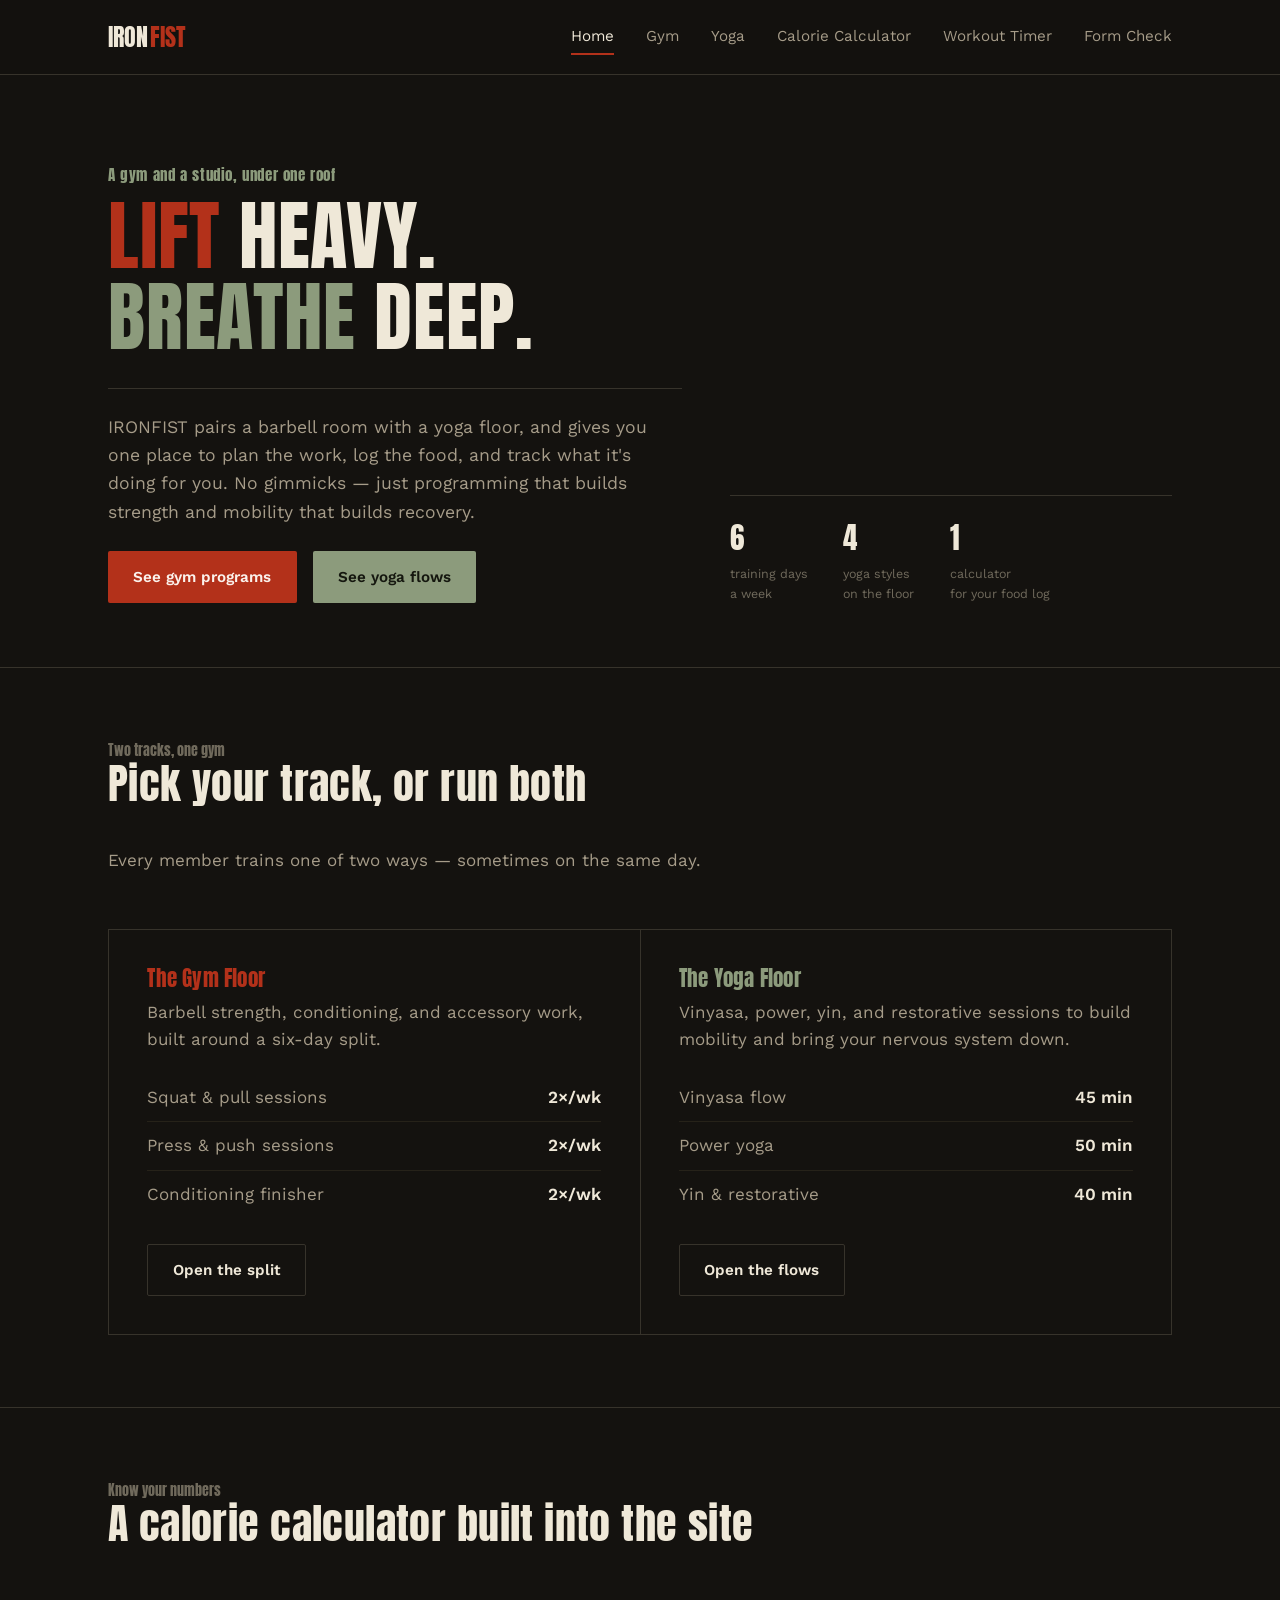
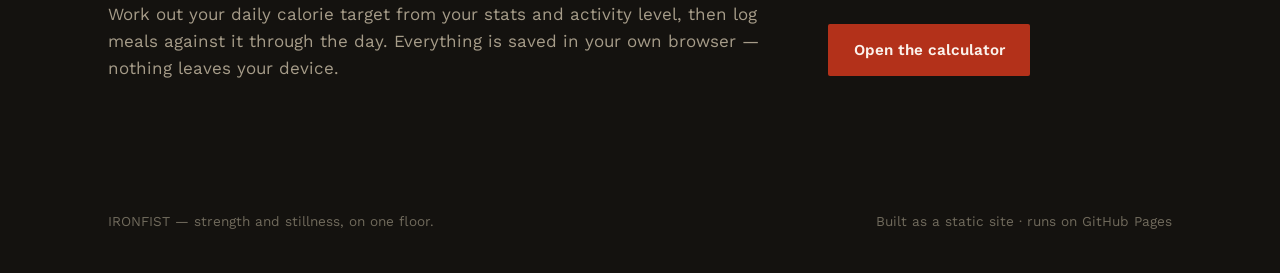
<file: index.html>
<!DOCTYPE html>
<html lang="en">
<head>
<meta charset="UTF-8">
<meta name="viewport" content="width=device-width, initial-scale=1">
<title>IRONFIST — Strength &amp; Stillness</title>
<meta name="description" content="IRONFIST is a gym and yoga studio site with programs, flows, and a built-in calorie calculator.">
<link rel="icon" href="data:,">
<link rel="preconnect" href="https://fonts.googleapis.com">
<link rel="preconnect" href="https://fonts.gstatic.com" crossorigin>
<link href="https://fonts.googleapis.com/css2?family=Anton&family=Work+Sans:wght@400;500;600;700&display=swap" rel="stylesheet">
<link rel="stylesheet" href="style.css">
</head>
<body>

<header class="site-header">
  <div class="wrap">
    <a class="brand" href="index.html">IRON<span>FIST</span></a>
    <nav class="site-nav" id="site-nav">
      <a href="index.html" aria-current="page">Home</a>
      <a href="gym.html">Gym</a>
      <a href="yoga.html">Yoga</a>
      <a href="calculator.html">Calorie Calculator</a>
      <a href="timer.html">Workout Timer</a> <a href="form-check.html">Form Check</a>
    </nav>
    <button class="nav-toggle" id="nav-toggle" aria-label="Toggle menu" aria-expanded="false">☰</button>
  </div>
</header>

<section class="hero">
  <div class="wrap">
    <div>
      <div class="hero-kicker">A gym and a studio, under one roof</div>
      <h1 class="hero-split"><span class="a">LIFT</span> HEAVY.<br><span class="b">BREATHE</span> DEEP.</h1>
      <hr class="hero-rule">
      <p class="lede">IRONFIST pairs a barbell room with a yoga floor, and gives you one place to plan the work, log the food, and track what it's doing for you. No gimmicks — just programming that builds strength and mobility that builds recovery.</p>
      <div style="display:flex; gap:1rem; flex-wrap:wrap; margin-top:1.6rem;">
        <a href="gym.html" class="btn btn-iron">See gym programs</a>
        <a href="yoga.html" class="btn btn-sage">See yoga flows</a>
      </div>
    </div>
    <div class="hero-stats">
      <div>6<small>training days<br>a week</small></div>
      <div>4<small>yoga styles<br>on the floor</small></div>
      <div>1<small>calculator<br>for your food log</small></div>
    </div>
  </div>
</section>

<section>
  <div class="wrap">
    <div class="section-head">
      <div>
        <div class="section-tag">Two tracks, one gym</div>
        <h2>Pick your track, or run both</h2>
      </div>
      <p>Every member trains one of two ways — sometimes on the same day.</p>
    </div>
    <div class="track-grid">
      <div class="track iron">
        <h3>The Gym Floor</h3>
        <p>Barbell strength, conditioning, and accessory work, built around a six-day split.</p>
        <ul>
          <li><span>Squat &amp; pull sessions</span> <b>2×/wk</b></li>
          <li><span>Press &amp; push sessions</span> <b>2×/wk</b></li>
          <li><span>Conditioning finisher</span> <b>2×/wk</b></li>
        </ul>
        <a href="gym.html" class="btn btn-outline" style="margin-top:1.6rem;">Open the split</a>
      </div>
      <div class="track sage">
        <h3>The Yoga Floor</h3>
        <p>Vinyasa, power, yin, and restorative sessions to build mobility and bring your nervous system down.</p>
        <ul>
          <li><span>Vinyasa flow</span> <b>45 min</b></li>
          <li><span>Power yoga</span> <b>50 min</b></li>
          <li><span>Yin &amp; restorative</span> <b>40 min</b></li>
        </ul>
        <a href="yoga.html" class="btn btn-outline" style="margin-top:1.6rem;">Open the flows</a>
      </div>
    </div>
  </div>
</section>

<section>
  <div class="wrap">
    <div class="section-head">
      <div>
        <div class="section-tag">Know your numbers</div>
        <h2>A calorie calculator built into the site</h2>
      </div>
    </div>
    <div style="display:flex; gap:2.4rem; flex-wrap:wrap; align-items:center;">
      <p style="flex:1; min-width:260px;">Work out your daily calorie target from your stats and activity level, then log meals against it through the day. Everything is saved in your own browser — nothing leaves your device.</p>
      <a href="calculator.html" class="btn btn-iron">Open the calculator</a>
    </div>
  </div>
</section>

<footer>
  <div class="wrap">
    <div>IRONFIST — strength and stillness, on one floor.</div>
    <div>Built as a static site · runs on GitHub Pages</div>
  </div>
</footer>

<script src="script.js"></script>
</body>
</html>
</file>
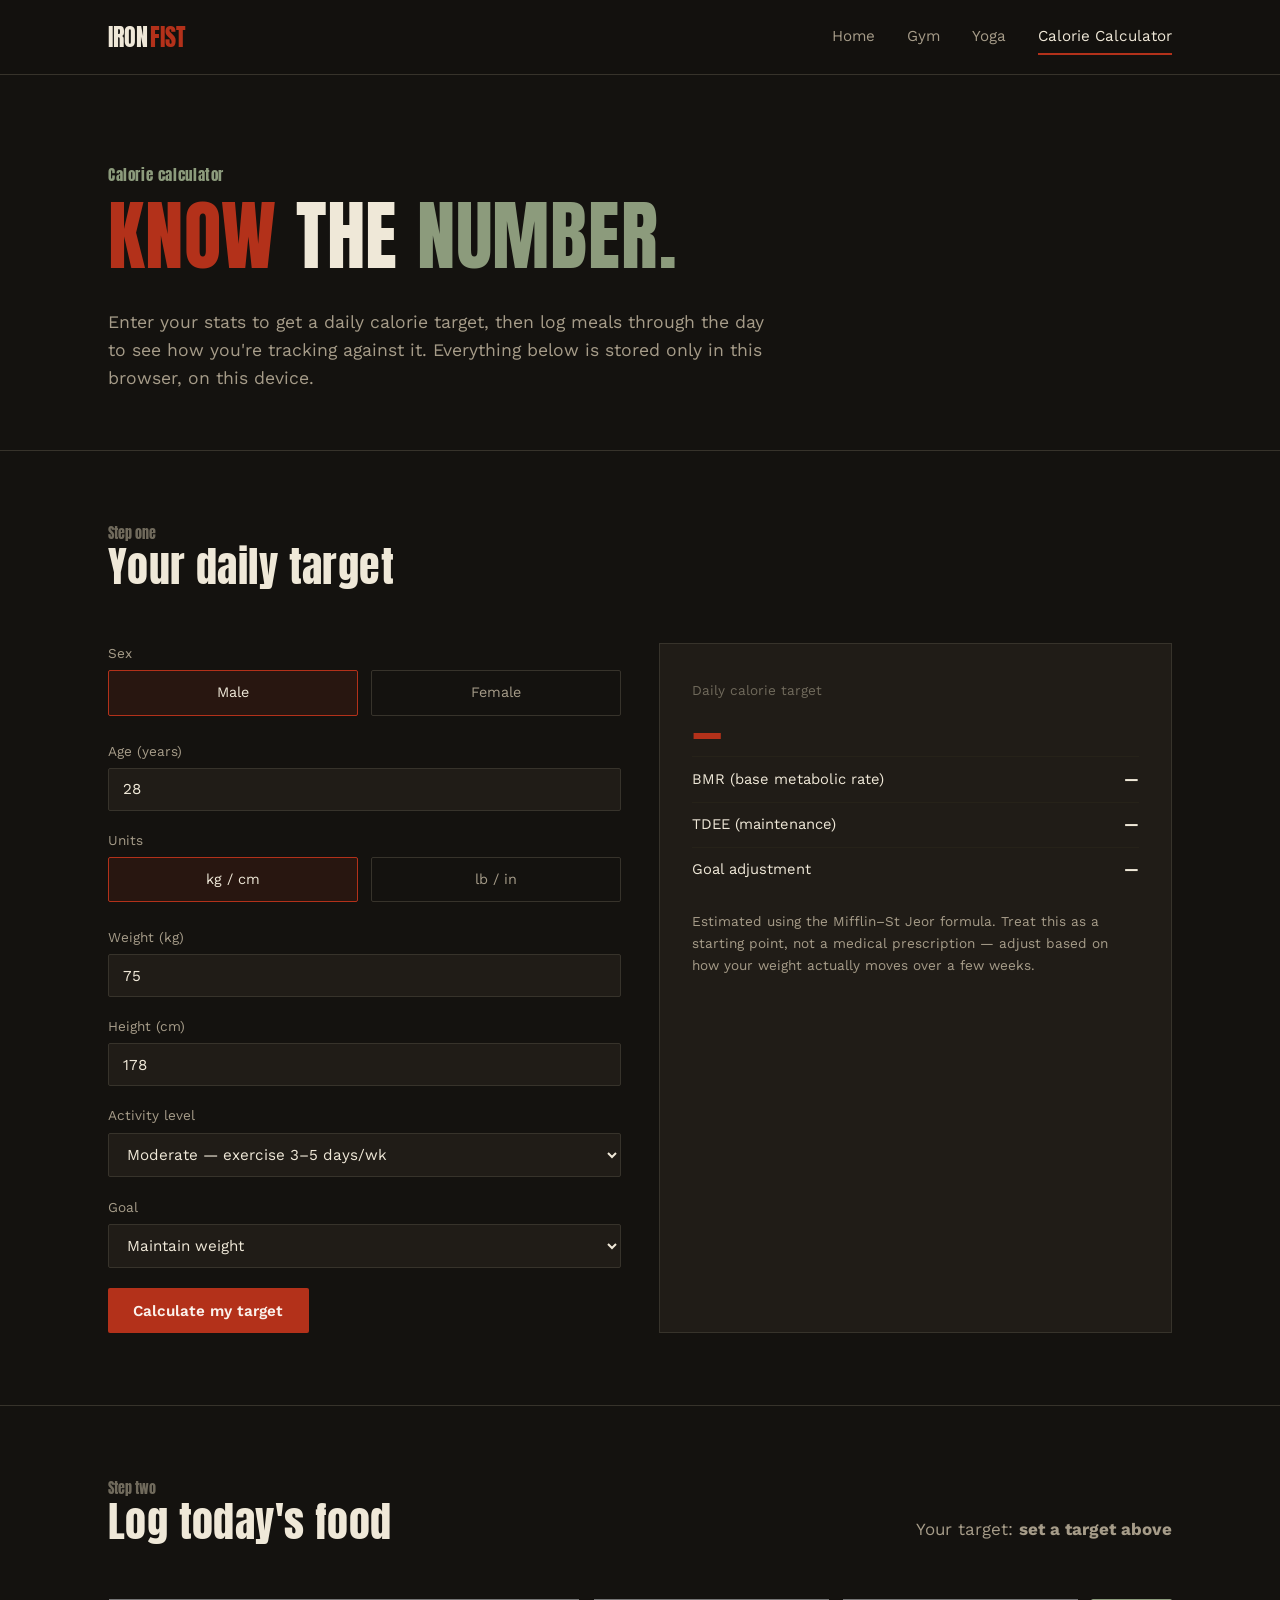
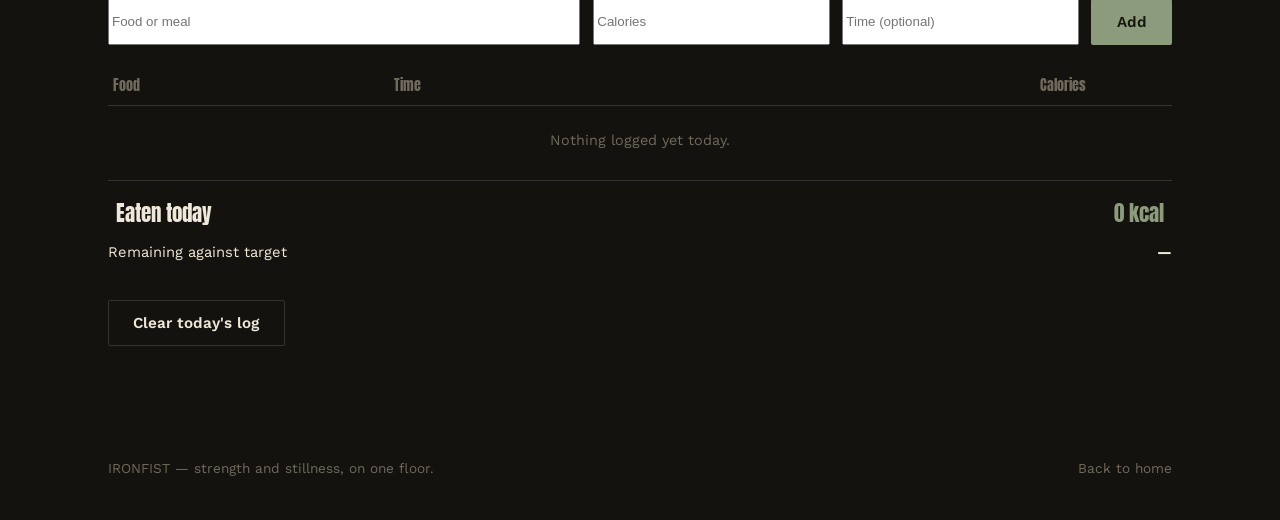
<file: calculator.html>
<!DOCTYPE html>
<html lang="en">
<head>
<meta charset="UTF-8">
<meta name="viewport" content="width=device-width, initial-scale=1">
<title>Calorie Calculator — IRONFIST</title>
<meta name="description" content="Work out your daily calorie target and log meals against it. Saved locally in your browser.">
<link rel="icon" href="data:,">
<link rel="preconnect" href="https://fonts.googleapis.com">
<link rel="preconnect" href="https://fonts.gstatic.com" crossorigin>
<link href="https://fonts.googleapis.com/css2?family=Anton&family=Work+Sans:wght@400;500;600;700&display=swap" rel="stylesheet">
<link rel="stylesheet" href="style.css">
</head>
<body>

<header class="site-header">
  <div class="wrap">
    <a class="brand" href="index.html">IRON<span>FIST</span></a>
    <nav class="site-nav" id="site-nav">
      <a href="index.html">Home</a>
      <a href="gym.html">Gym</a>
      <a href="yoga.html">Yoga</a>
      <a href="calculator.html" aria-current="page">Calorie Calculator</a>
    </nav>
    <button class="nav-toggle" id="nav-toggle" aria-label="Toggle menu" aria-expanded="false">☰</button>
  </div>
</header>

<section class="hero" style="padding-bottom:40px;">
  <div class="wrap" style="grid-template-columns:1fr;">
    <div>
      <div class="hero-kicker">Calorie calculator</div>
      <h1 class="hero-split"><span class="a">KNOW</span> THE <span class="b">NUMBER.</span></h1>
      <p class="lede">Enter your stats to get a daily calorie target, then log meals through the day to see how you're tracking against it. Everything below is stored only in this browser, on this device.</p>
    </div>
  </div>
</section>

<section>
  <div class="wrap">
    <div class="section-head">
      <div>
        <div class="section-tag">Step one</div>
        <h2>Your daily target</h2>
      </div>
    </div>

    <div class="calc-grid">
      <form id="calc-form">
        <div class="field">
          <label for="sex">Sex</label>
          <div class="radio-row">
            <label><input type="radio" name="sex" value="male" checked><span>Male</span></label>
            <label><input type="radio" name="sex" value="female"><span>Female</span></label>
          </div>
        </div>

        <div class="field">
          <label for="age">Age (years)</label>
          <input type="number" id="age" min="14" max="90" value="28" required>
        </div>

        <div class="field">
          <label for="unit">Units</label>
          <div class="radio-row">
            <label><input type="radio" name="unit" value="metric" checked><span>kg / cm</span></label>
            <label><input type="radio" name="unit" value="imperial"><span>lb / in</span></label>
          </div>
        </div>

        <div class="field">
          <label for="weight" id="weight-label">Weight (kg)</label>
          <input type="number" id="weight" min="1" step="0.1" value="75" required>
        </div>

        <div class="field">
          <label for="height" id="height-label">Height (cm)</label>
          <input type="number" id="height" min="1" step="0.1" value="178" required>
        </div>

        <div class="field">
          <label for="activity">Activity level</label>
          <select id="activity">
            <option value="1.2">Sedentary — desk job, little exercise</option>
            <option value="1.375">Light — exercise 1–3 days/wk</option>
            <option value="1.55" selected>Moderate — exercise 3–5 days/wk</option>
            <option value="1.725">Heavy — exercise 6–7 days/wk</option>
            <option value="1.9">Athlete — training twice a day</option>
          </select>
        </div>

        <div class="field">
          <label for="goal">Goal</label>
          <select id="goal">
            <option value="-500">Lose fat (−500 kcal/day)</option>
            <option value="-250">Lose fat, slowly (−250 kcal/day)</option>
            <option value="0" selected>Maintain weight</option>
            <option value="250">Gain muscle, slowly (+250 kcal/day)</option>
            <option value="500">Gain muscle (+500 kcal/day)</option>
          </select>
        </div>

        <button type="submit" class="btn btn-iron">Calculate my target</button>
      </form>

      <div class="result-panel">
        <div class="result-sub">Daily calorie target</div>
        <div class="result-num" id="result-target">—</div>
        <div class="result-row"><span>BMR (base metabolic rate)</span><b id="result-bmr">—</b></div>
        <div class="result-row"><span>TDEE (maintenance)</span><b id="result-tdee">—</b></div>
        <div class="result-row"><span>Goal adjustment</span><b id="result-goal">—</b></div>
        <p style="margin-top:1.2rem; font-size:0.85rem;">Estimated using the Mifflin–St Jeor formula. Treat this as a starting point, not a medical prescription — adjust based on how your weight actually moves over a few weeks.</p>
      </div>
    </div>
  </div>
</section>

<section>
  <div class="wrap">
    <div class="section-head">
      <div>
        <div class="section-tag">Step two</div>
        <h2>Log today's food</h2>
      </div>
      <p>Your target: <b id="log-target-echo">set a target above</b></p>
    </div>

    <form class="log-add" id="log-form">
      <input type="text" id="food-name" placeholder="Food or meal" required>
      <input type="number" id="food-cals" placeholder="Calories" min="0" required>
      <input type="text" id="food-time" placeholder="Time (optional)">
      <button type="submit" class="btn btn-sage">Add</button>
    </form>

    <table class="log-table" id="log-table">
      <thead>
        <tr><th>Food</th><th>Time</th><th style="text-align:right;">Calories</th><th></th></tr>
      </thead>
      <tbody id="log-body">
      </tbody>
    </table>
    <div id="log-empty" class="log-empty">Nothing logged yet today.</div>

    <div class="log-total">
      <span>Eaten today</span>
      <span id="log-total-num">0 kcal</span>
    </div>
    <div class="result-row" style="border-top:none;">
      <span>Remaining against target</span>
      <b id="log-remaining">—</b>
    </div>

    <div style="margin-top:1.6rem;">
      <button id="log-clear" class="btn btn-outline" type="button">Clear today's log</button>
    </div>
  </div>
</section>

<footer>
  <div class="wrap">
    <div>IRONFIST — strength and stillness, on one floor.</div>
    <div><a href="index.html">Back to home</a></div>
  </div>
</footer>

<script src="script.js"></script>
<script src="calculator.js"></script>
</body>
</html>
</file>
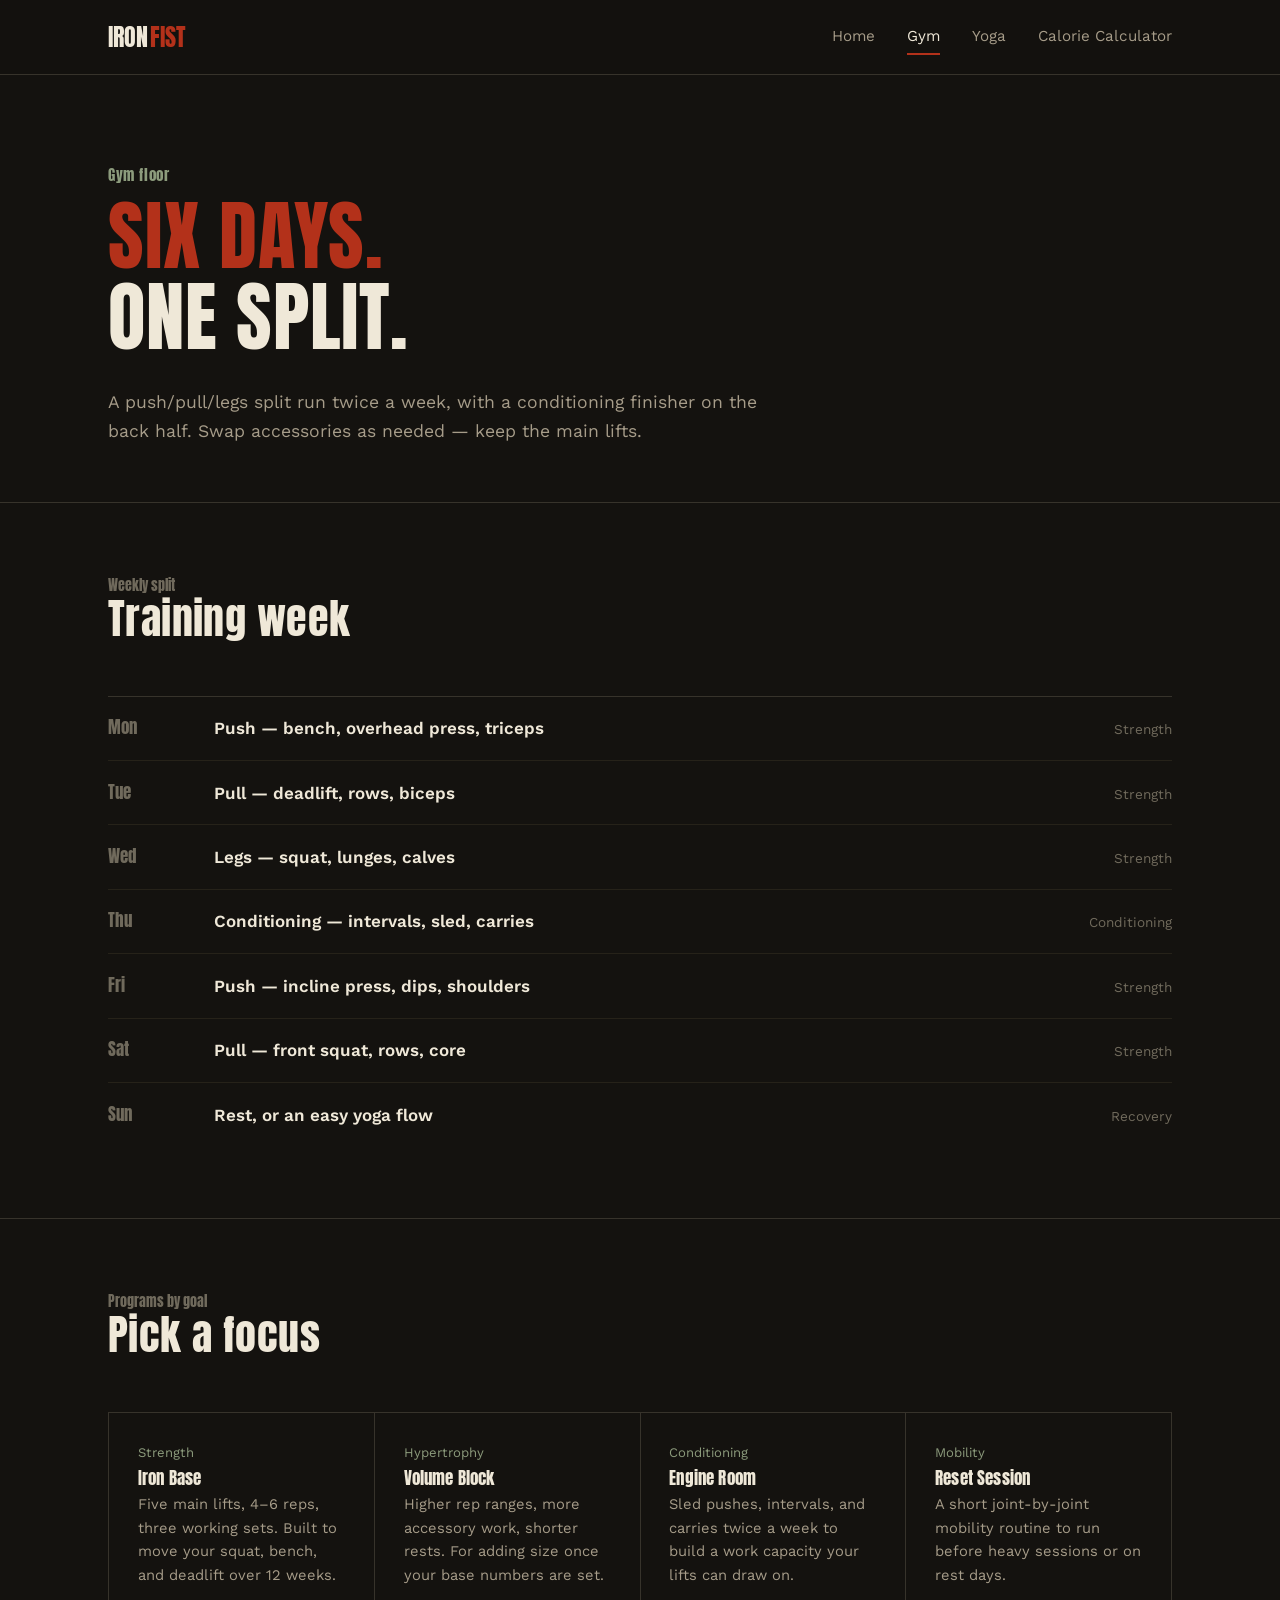
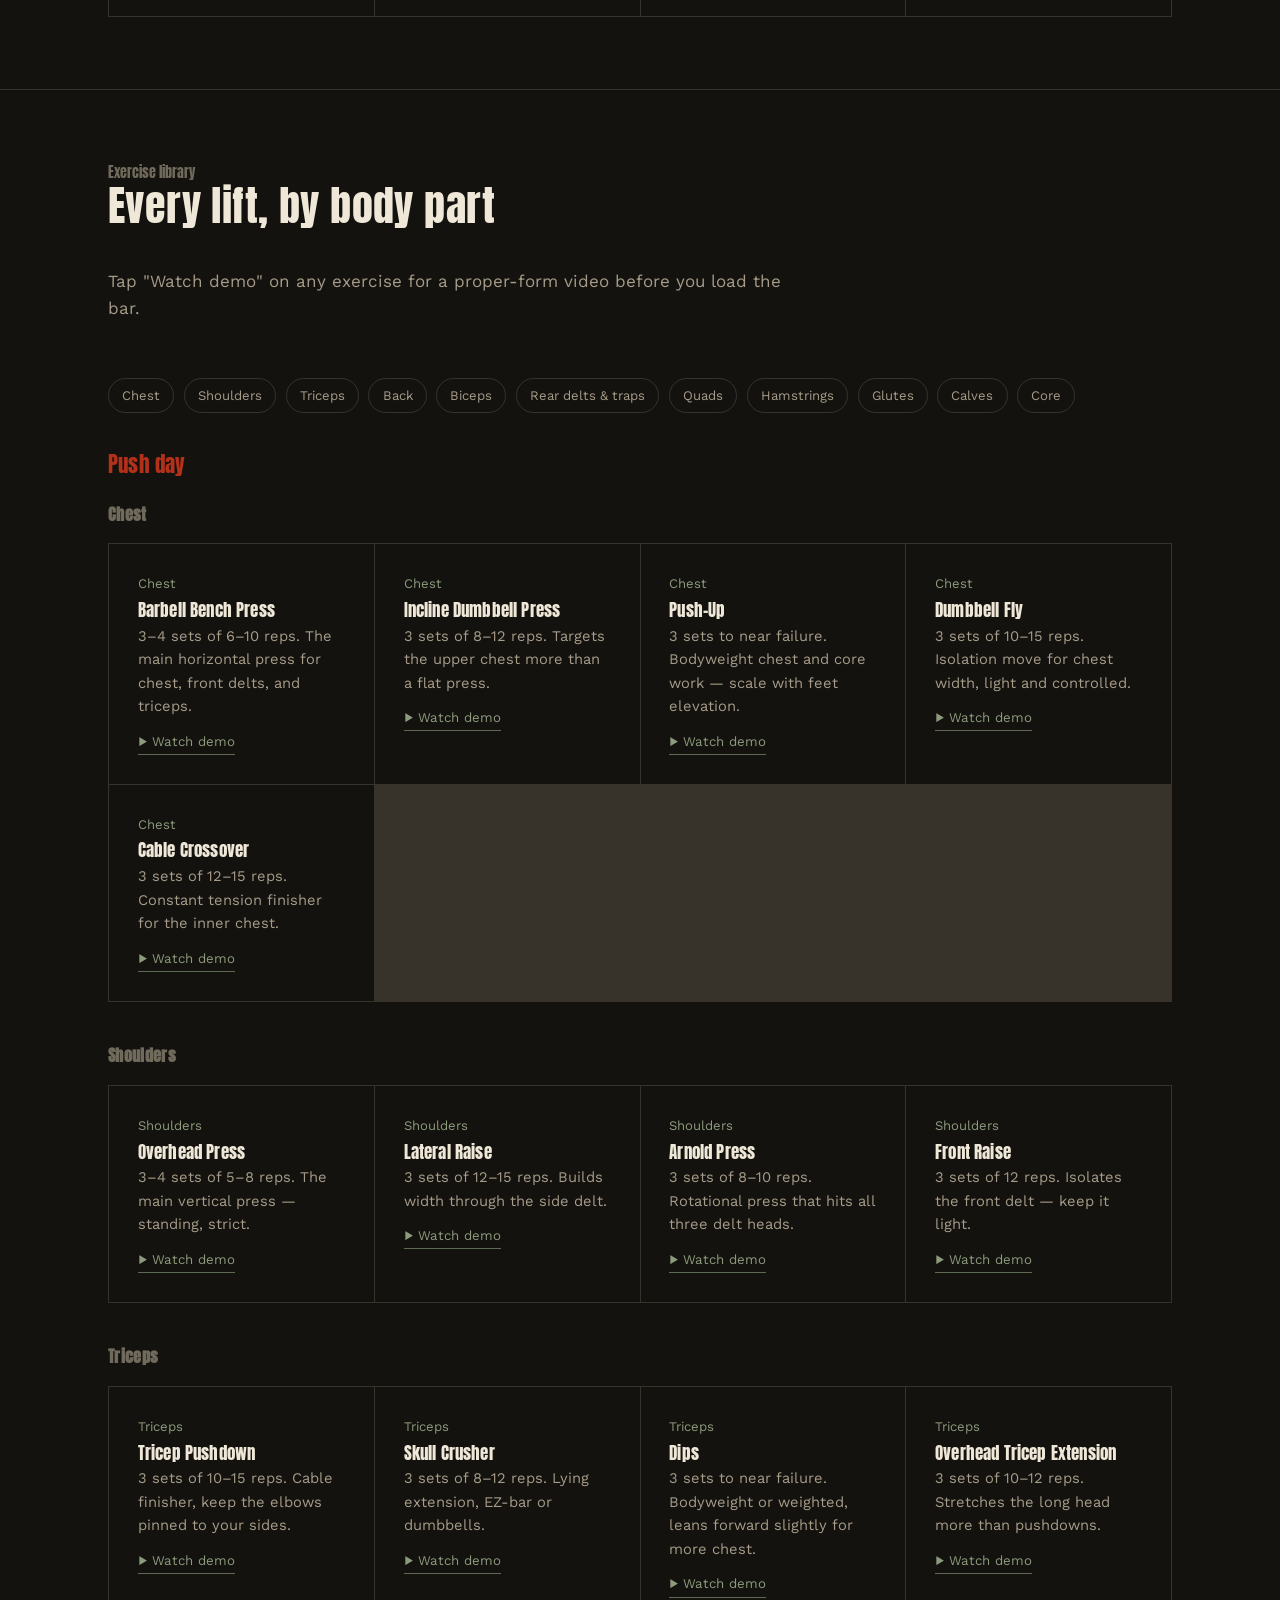
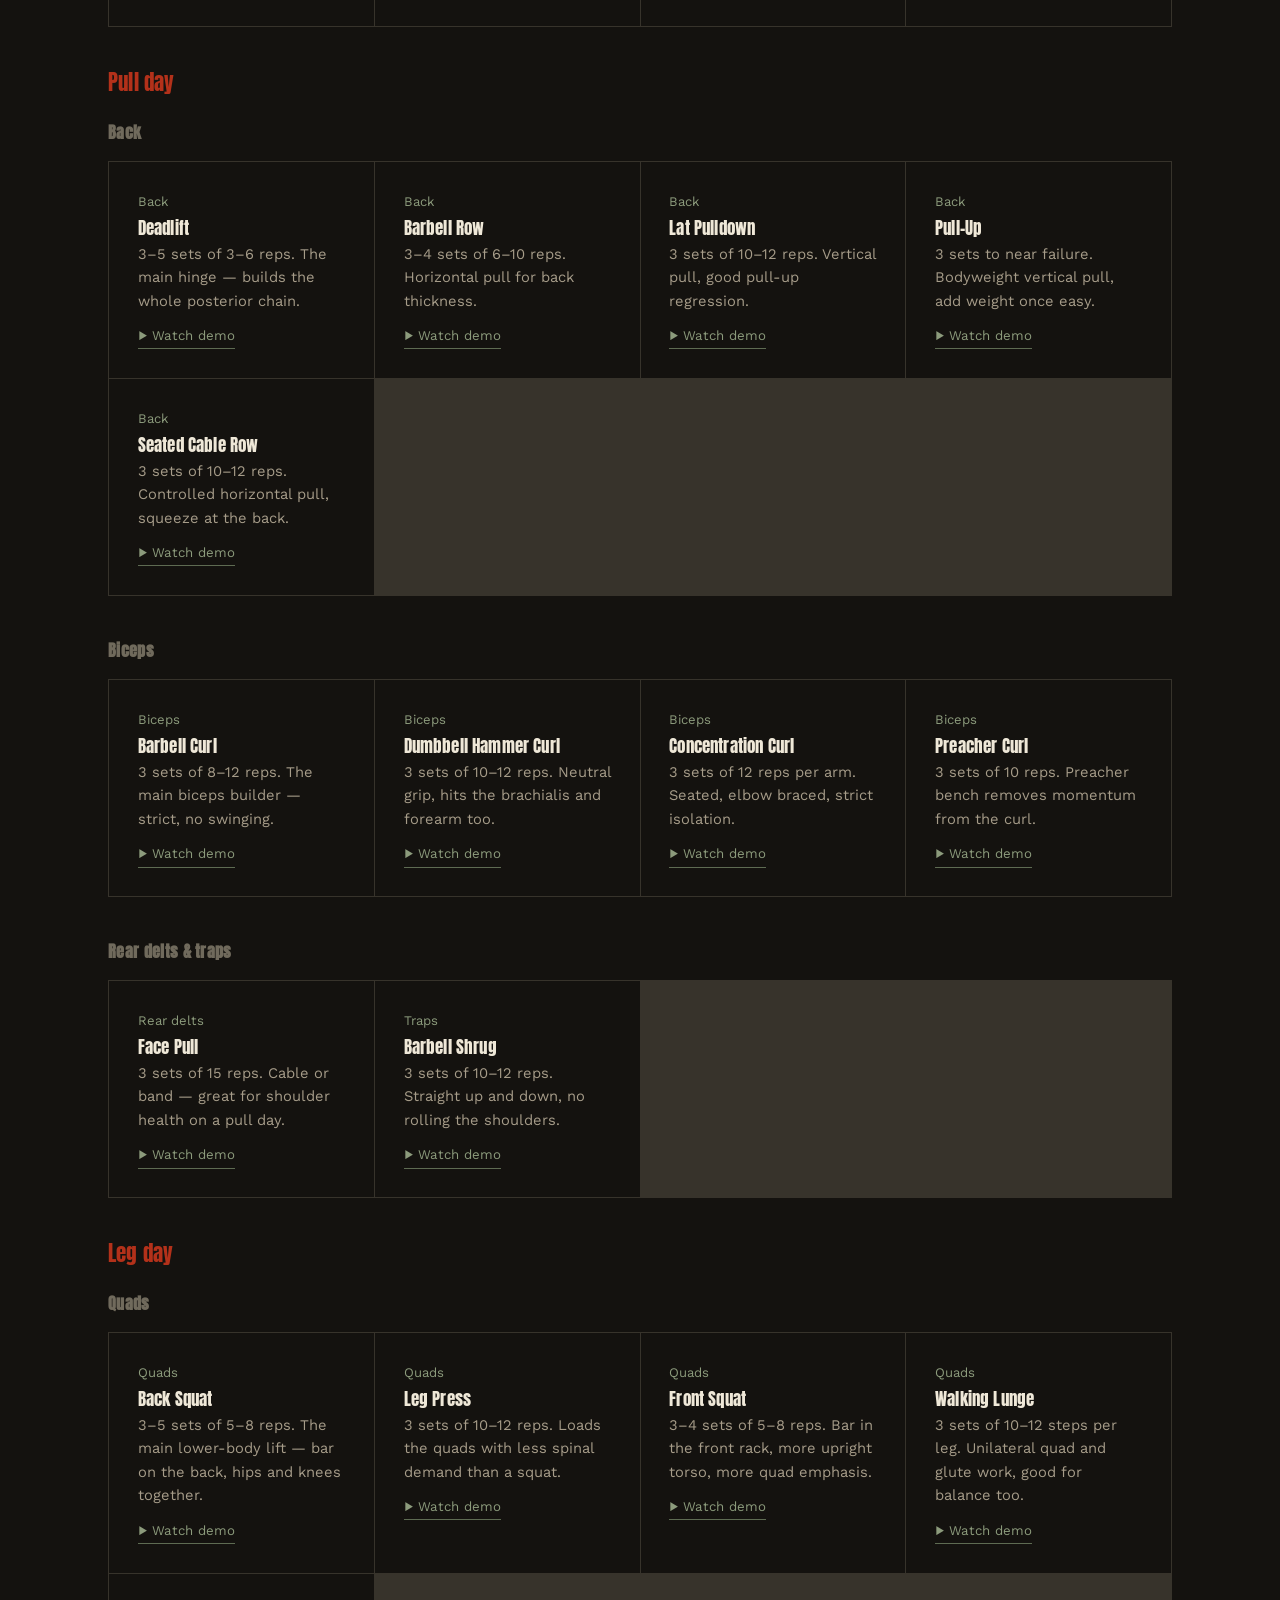
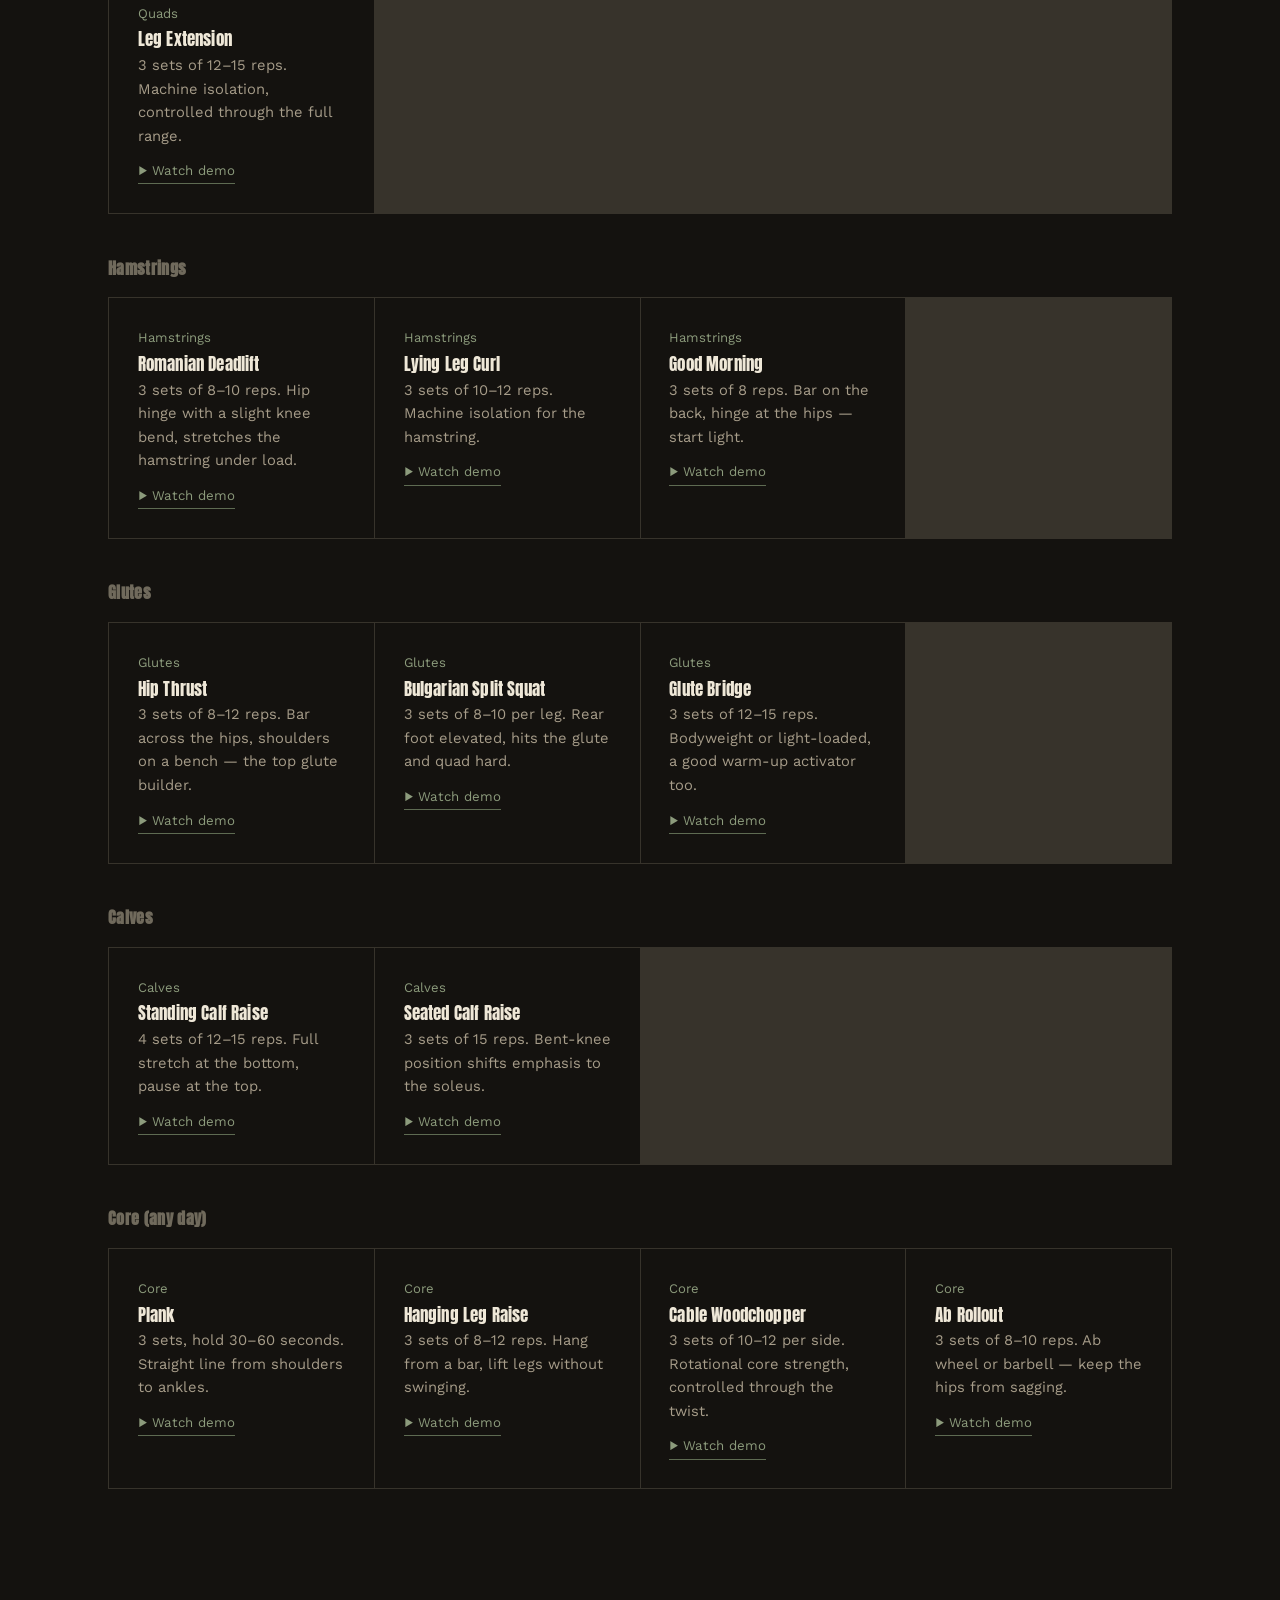
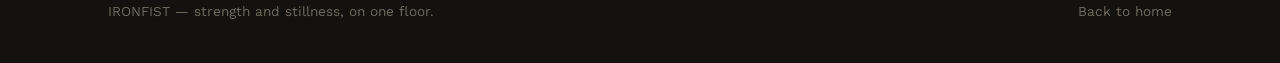
<file: gym (1).html>
<!DOCTYPE html>
<html lang="en">
<head>
<meta charset="UTF-8">
<meta name="viewport" content="width=device-width, initial-scale=1">
<title>Gym Programs — IRONFIST</title>
<meta name="description" content="IRONFIST gym programming: a six-day training split with strength, push, pull, and conditioning days.">
<link rel="icon" href="data:,">
<link rel="preconnect" href="https://fonts.googleapis.com">
<link rel="preconnect" href="https://fonts.gstatic.com" crossorigin>
<link href="https://fonts.googleapis.com/css2?family=Anton&family=Work+Sans:wght@400;500;600;700&display=swap" rel="stylesheet">
<link rel="stylesheet" href="style.css">
<style>
  /* Scoped to this page only — extends the shared design system for the exercise library */
  .jumplinks{ display:flex; flex-wrap:wrap; gap:0.6rem; margin-bottom:2.6rem; }
  .jumplinks a{
    font-size:0.82rem; color:var(--ink-dim); border:1px solid var(--line);
    padding:0.45em 1em; border-radius:20px; font-family:var(--body);
  }
  .jumplinks a:hover{ border-color:var(--iron); color:var(--ink); }
  .bodypart-heading{
    font-family:var(--display); font-size:1rem; letter-spacing:0.02em;
    color:var(--ink-faint); margin:0 0 1rem; scroll-margin-top:90px;
  }
  .bodypart-block{ margin-bottom:2.6rem; }
  .bodypart-block:last-child{ margin-bottom:0; }
  .demo-link{
    display:inline-flex; align-items:center; gap:6px;
    margin-top:0.9em; font-size:0.83rem; color:var(--sage);
    border-bottom:1px solid var(--sage-dim); padding-bottom:2px;
  }
  .demo-link:hover{ color:var(--ink); border-color:var(--ink); }
</style>
</head>
<body>

<header class="site-header">
  <div class="wrap">
    <a class="brand" href="index.html">IRON<span>FIST</span></a>
    <nav class="site-nav" id="site-nav">
      <a href="index.html">Home</a>
      <a href="gym.html" aria-current="page">Gym</a>
      <a href="yoga.html">Yoga</a>
      <a href="calculator.html">Calorie Calculator</a>
    </nav>
    <button class="nav-toggle" id="nav-toggle" aria-label="Toggle menu" aria-expanded="false">☰</button>
  </div>
</header>

<section class="hero" style="padding-bottom:40px;">
  <div class="wrap" style="grid-template-columns:1fr;">
    <div>
      <div class="hero-kicker">Gym floor</div>
      <h1 class="hero-split"><span class="a">SIX DAYS.</span><br>ONE SPLIT.</h1>
      <p class="lede">A push/pull/legs split run twice a week, with a conditioning finisher on the back half. Swap accessories as needed — keep the main lifts.</p>
    </div>
  </div>
</section>

<section>
  <div class="wrap">
    <div class="section-head">
      <div>
        <div class="section-tag">Weekly split</div>
        <h2>Training week</h2>
      </div>
    </div>
    <div class="day-list">
      <div class="day-row"><span class="day">Mon</span><span class="focus">Push — bench, overhead press, triceps</span><span class="tag">Strength</span></div>
      <div class="day-row"><span class="day">Tue</span><span class="focus">Pull — deadlift, rows, biceps</span><span class="tag">Strength</span></div>
      <div class="day-row"><span class="day">Wed</span><span class="focus">Legs — squat, lunges, calves</span><span class="tag">Strength</span></div>
      <div class="day-row"><span class="day">Thu</span><span class="focus">Conditioning — intervals, sled, carries</span><span class="tag">Conditioning</span></div>
      <div class="day-row"><span class="day">Fri</span><span class="focus">Push — incline press, dips, shoulders</span><span class="tag">Strength</span></div>
      <div class="day-row"><span class="day">Sat</span><span class="focus">Pull — front squat, rows, core</span><span class="tag">Strength</span></div>
      <div class="day-row"><span class="day">Sun</span><span class="focus">Rest, or an easy yoga flow</span><span class="tag">Recovery</span></div>
    </div>
  </div>
</section>

<section>
  <div class="wrap">
    <div class="section-head">
      <div>
        <div class="section-tag">Programs by goal</div>
        <h2>Pick a focus</h2>
      </div>
    </div>
    <div class="card-grid">
      <div class="card">
        <span class="meta">Strength</span>
        <h3>Iron Base</h3>
        <p>Five main lifts, 4–6 reps, three working sets. Built to move your squat, bench, and deadlift over 12 weeks.</p>
      </div>
      <div class="card">
        <span class="meta">Hypertrophy</span>
        <h3>Volume Block</h3>
        <p>Higher rep ranges, more accessory work, shorter rests. For adding size once your base numbers are set.</p>
      </div>
      <div class="card">
        <span class="meta">Conditioning</span>
        <h3>Engine Room</h3>
        <p>Sled pushes, intervals, and carries twice a week to build a work capacity your lifts can draw on.</p>
      </div>
      <div class="card">
        <span class="meta">Mobility</span>
        <h3>Reset Session</h3>
        <p>A short joint-by-joint mobility routine to run before heavy sessions or on rest days.</p>
      </div>
    </div>
  </div>
</section>

<section>
  <div class="wrap">
    <div class="section-head">
      <div>
        <div class="section-tag">Exercise library</div>
        <h2>Every lift, by body part</h2>
      </div>
      <p>Tap "Watch demo" on any exercise for a proper-form video before you load the bar.</p>
    </div>

    <div class="jumplinks">
      <a href="#chest">Chest</a>
      <a href="#shoulders">Shoulders</a>
      <a href="#triceps">Triceps</a>
      <a href="#back">Back</a>
      <a href="#biceps">Biceps</a>
      <a href="#rear-delts-traps">Rear delts &amp; traps</a>
      <a href="#quads">Quads</a>
      <a href="#hamstrings">Hamstrings</a>
      <a href="#glutes">Glutes</a>
      <a href="#calves">Calves</a>
      <a href="#core">Core</a>
    </div>

    <!-- PUSH -->
    <h3 style="color:var(--iron); margin-bottom:1.6rem;">Push day</h3>

    <div class="bodypart-block">
      <h4 class="bodypart-heading" id="chest">Chest</h4>
      <div class="card-grid">
        <div class="card">
          <span class="meta">Chest</span>
          <h3>Barbell Bench Press</h3>
          <p>3–4 sets of 6–10 reps. The main horizontal press for chest, front delts, and triceps.</p>
          <a class="demo-link" href="https://www.youtube.com/results?search_query=barbell+bench+press+proper+form+tutorial" target="_blank" rel="noopener">▶ Watch demo</a>
        </div>
        <div class="card">
          <span class="meta">Chest</span>
          <h3>Incline Dumbbell Press</h3>
          <p>3 sets of 8–12 reps. Targets the upper chest more than a flat press.</p>
          <a class="demo-link" href="https://www.youtube.com/results?search_query=incline+dumbbell+press+proper+form+tutorial" target="_blank" rel="noopener">▶ Watch demo</a>
        </div>
        <div class="card">
          <span class="meta">Chest</span>
          <h3>Push-Up</h3>
          <p>3 sets to near failure. Bodyweight chest and core work — scale with feet elevation.</p>
          <a class="demo-link" href="https://www.youtube.com/results?search_query=push+up+proper+form+tutorial" target="_blank" rel="noopener">▶ Watch demo</a>
        </div>
        <div class="card">
          <span class="meta">Chest</span>
          <h3>Dumbbell Fly</h3>
          <p>3 sets of 10–15 reps. Isolation move for chest width, light and controlled.</p>
          <a class="demo-link" href="https://www.youtube.com/results?search_query=dumbbell+fly+proper+form+tutorial" target="_blank" rel="noopener">▶ Watch demo</a>
        </div>
        <div class="card">
          <span class="meta">Chest</span>
          <h3>Cable Crossover</h3>
          <p>3 sets of 12–15 reps. Constant tension finisher for the inner chest.</p>
          <a class="demo-link" href="https://www.youtube.com/results?search_query=cable+crossover+proper+form+tutorial" target="_blank" rel="noopener">▶ Watch demo</a>
        </div>
      </div>
    </div>

    <div class="bodypart-block">
      <h4 class="bodypart-heading" id="shoulders">Shoulders</h4>
      <div class="card-grid">
        <div class="card">
          <span class="meta">Shoulders</span>
          <h3>Overhead Press</h3>
          <p>3–4 sets of 5–8 reps. The main vertical press — standing, strict.</p>
          <a class="demo-link" href="https://www.youtube.com/results?search_query=overhead+press+proper+form+tutorial" target="_blank" rel="noopener">▶ Watch demo</a>
        </div>
        <div class="card">
          <span class="meta">Shoulders</span>
          <h3>Lateral Raise</h3>
          <p>3 sets of 12–15 reps. Builds width through the side delt.</p>
          <a class="demo-link" href="https://www.youtube.com/results?search_query=dumbbell+lateral+raise+proper+form+tutorial" target="_blank" rel="noopener">▶ Watch demo</a>
        </div>
        <div class="card">
          <span class="meta">Shoulders</span>
          <h3>Arnold Press</h3>
          <p>3 sets of 8–10 reps. Rotational press that hits all three delt heads.</p>
          <a class="demo-link" href="https://www.youtube.com/results?search_query=arnold+press+proper+form+tutorial" target="_blank" rel="noopener">▶ Watch demo</a>
        </div>
        <div class="card">
          <span class="meta">Shoulders</span>
          <h3>Front Raise</h3>
          <p>3 sets of 12 reps. Isolates the front delt — keep it light.</p>
          <a class="demo-link" href="https://www.youtube.com/results?search_query=front+raise+proper+form+tutorial" target="_blank" rel="noopener">▶ Watch demo</a>
        </div>
      </div>
    </div>

    <div class="bodypart-block">
      <h4 class="bodypart-heading" id="triceps">Triceps</h4>
      <div class="card-grid">
        <div class="card">
          <span class="meta">Triceps</span>
          <h3>Tricep Pushdown</h3>
          <p>3 sets of 10–15 reps. Cable finisher, keep the elbows pinned to your sides.</p>
          <a class="demo-link" href="https://www.youtube.com/results?search_query=tricep+pushdown+proper+form+tutorial" target="_blank" rel="noopener">▶ Watch demo</a>
        </div>
        <div class="card">
          <span class="meta">Triceps</span>
          <h3>Skull Crusher</h3>
          <p>3 sets of 8–12 reps. Lying extension, EZ-bar or dumbbells.</p>
          <a class="demo-link" href="https://www.youtube.com/results?search_query=skull+crusher+proper+form+tutorial" target="_blank" rel="noopener">▶ Watch demo</a>
        </div>
        <div class="card">
          <span class="meta">Triceps</span>
          <h3>Dips</h3>
          <p>3 sets to near failure. Bodyweight or weighted, leans forward slightly for more chest.</p>
          <a class="demo-link" href="https://www.youtube.com/results?search_query=tricep+dips+proper+form+tutorial" target="_blank" rel="noopener">▶ Watch demo</a>
        </div>
        <div class="card">
          <span class="meta">Triceps</span>
          <h3>Overhead Tricep Extension</h3>
          <p>3 sets of 10–12 reps. Stretches the long head more than pushdowns.</p>
          <a class="demo-link" href="https://www.youtube.com/results?search_query=overhead+tricep+extension+proper+form+tutorial" target="_blank" rel="noopener">▶ Watch demo</a>
        </div>
      </div>
    </div>

    <!-- PULL -->
    <h3 style="color:var(--iron); margin:2.8rem 0 1.6rem;">Pull day</h3>

    <div class="bodypart-block">
      <h4 class="bodypart-heading" id="back">Back</h4>
      <div class="card-grid">
        <div class="card">
          <span class="meta">Back</span>
          <h3>Deadlift</h3>
          <p>3–5 sets of 3–6 reps. The main hinge — builds the whole posterior chain.</p>
          <a class="demo-link" href="https://www.youtube.com/results?search_query=barbell+deadlift+proper+form+tutorial" target="_blank" rel="noopener">▶ Watch demo</a>
        </div>
        <div class="card">
          <span class="meta">Back</span>
          <h3>Barbell Row</h3>
          <p>3–4 sets of 6–10 reps. Horizontal pull for back thickness.</p>
          <a class="demo-link" href="https://www.youtube.com/results?search_query=barbell+row+proper+form+tutorial" target="_blank" rel="noopener">▶ Watch demo</a>
        </div>
        <div class="card">
          <span class="meta">Back</span>
          <h3>Lat Pulldown</h3>
          <p>3 sets of 10–12 reps. Vertical pull, good pull-up regression.</p>
          <a class="demo-link" href="https://www.youtube.com/results?search_query=lat+pulldown+proper+form+tutorial" target="_blank" rel="noopener">▶ Watch demo</a>
        </div>
        <div class="card">
          <span class="meta">Back</span>
          <h3>Pull-Up</h3>
          <p>3 sets to near failure. Bodyweight vertical pull, add weight once easy.</p>
          <a class="demo-link" href="https://www.youtube.com/results?search_query=pull+up+proper+form+tutorial" target="_blank" rel="noopener">▶ Watch demo</a>
        </div>
        <div class="card">
          <span class="meta">Back</span>
          <h3>Seated Cable Row</h3>
          <p>3 sets of 10–12 reps. Controlled horizontal pull, squeeze at the back.</p>
          <a class="demo-link" href="https://www.youtube.com/results?search_query=seated+cable+row+proper+form+tutorial" target="_blank" rel="noopener">▶ Watch demo</a>
        </div>
      </div>
    </div>

    <div class="bodypart-block">
      <h4 class="bodypart-heading" id="biceps">Biceps</h4>
      <div class="card-grid">
        <div class="card">
          <span class="meta">Biceps</span>
          <h3>Barbell Curl</h3>
          <p>3 sets of 8–12 reps. The main biceps builder — strict, no swinging.</p>
          <a class="demo-link" href="https://www.youtube.com/results?search_query=barbell+curl+proper+form+tutorial" target="_blank" rel="noopener">▶ Watch demo</a>
        </div>
        <div class="card">
          <span class="meta">Biceps</span>
          <h3>Dumbbell Hammer Curl</h3>
          <p>3 sets of 10–12 reps. Neutral grip, hits the brachialis and forearm too.</p>
          <a class="demo-link" href="https://www.youtube.com/results?search_query=hammer+curl+proper+form+tutorial" target="_blank" rel="noopener">▶ Watch demo</a>
        </div>
        <div class="card">
          <span class="meta">Biceps</span>
          <h3>Concentration Curl</h3>
          <p>3 sets of 12 reps per arm. Seated, elbow braced, strict isolation.</p>
          <a class="demo-link" href="https://www.youtube.com/results?search_query=concentration+curl+proper+form+tutorial" target="_blank" rel="noopener">▶ Watch demo</a>
        </div>
        <div class="card">
          <span class="meta">Biceps</span>
          <h3>Preacher Curl</h3>
          <p>3 sets of 10 reps. Preacher bench removes momentum from the curl.</p>
          <a class="demo-link" href="https://www.youtube.com/results?search_query=preacher+curl+proper+form+tutorial" target="_blank" rel="noopener">▶ Watch demo</a>
        </div>
      </div>
    </div>

    <div class="bodypart-block">
      <h4 class="bodypart-heading" id="rear-delts-traps">Rear delts &amp; traps</h4>
      <div class="card-grid">
        <div class="card">
          <span class="meta">Rear delts</span>
          <h3>Face Pull</h3>
          <p>3 sets of 15 reps. Cable or band — great for shoulder health on a pull day.</p>
          <a class="demo-link" href="https://www.youtube.com/results?search_query=face+pull+proper+form+tutorial" target="_blank" rel="noopener">▶ Watch demo</a>
        </div>
        <div class="card">
          <span class="meta">Traps</span>
          <h3>Barbell Shrug</h3>
          <p>3 sets of 10–12 reps. Straight up and down, no rolling the shoulders.</p>
          <a class="demo-link" href="https://www.youtube.com/results?search_query=barbell+shrug+proper+form+tutorial" target="_blank" rel="noopener">▶ Watch demo</a>
        </div>
      </div>
    </div>

    <!-- LEGS -->
    <h3 style="color:var(--iron); margin:2.8rem 0 1.6rem;">Leg day</h3>

    <div class="bodypart-block">
      <h4 class="bodypart-heading" id="quads">Quads</h4>
      <div class="card-grid">
        <div class="card">
          <span class="meta">Quads</span>
          <h3>Back Squat</h3>
          <p>3–5 sets of 5–8 reps. The main lower-body lift — bar on the back, hips and knees together.</p>
          <a class="demo-link" href="https://www.youtube.com/results?search_query=barbell+back+squat+proper+form+tutorial" target="_blank" rel="noopener">▶ Watch demo</a>
        </div>
        <div class="card">
          <span class="meta">Quads</span>
          <h3>Leg Press</h3>
          <p>3 sets of 10–12 reps. Loads the quads with less spinal demand than a squat.</p>
          <a class="demo-link" href="https://www.youtube.com/results?search_query=leg+press+proper+form+tutorial" target="_blank" rel="noopener">▶ Watch demo</a>
        </div>
        <div class="card">
          <span class="meta">Quads</span>
          <h3>Front Squat</h3>
          <p>3–4 sets of 5–8 reps. Bar in the front rack, more upright torso, more quad emphasis.</p>
          <a class="demo-link" href="https://www.youtube.com/results?search_query=front+squat+proper+form+tutorial" target="_blank" rel="noopener">▶ Watch demo</a>
        </div>
        <div class="card">
          <span class="meta">Quads</span>
          <h3>Walking Lunge</h3>
          <p>3 sets of 10–12 steps per leg. Unilateral quad and glute work, good for balance too.</p>
          <a class="demo-link" href="https://www.youtube.com/results?search_query=walking+lunge+proper+form+tutorial" target="_blank" rel="noopener">▶ Watch demo</a>
        </div>
        <div class="card">
          <span class="meta">Quads</span>
          <h3>Leg Extension</h3>
          <p>3 sets of 12–15 reps. Machine isolation, controlled through the full range.</p>
          <a class="demo-link" href="https://www.youtube.com/results?search_query=leg+extension+proper+form+tutorial" target="_blank" rel="noopener">▶ Watch demo</a>
        </div>
      </div>
    </div>

    <div class="bodypart-block">
      <h4 class="bodypart-heading" id="hamstrings">Hamstrings</h4>
      <div class="card-grid">
        <div class="card">
          <span class="meta">Hamstrings</span>
          <h3>Romanian Deadlift</h3>
          <p>3 sets of 8–10 reps. Hip hinge with a slight knee bend, stretches the hamstring under load.</p>
          <a class="demo-link" href="https://www.youtube.com/results?search_query=romanian+deadlift+proper+form+tutorial" target="_blank" rel="noopener">▶ Watch demo</a>
        </div>
        <div class="card">
          <span class="meta">Hamstrings</span>
          <h3>Lying Leg Curl</h3>
          <p>3 sets of 10–12 reps. Machine isolation for the hamstring.</p>
          <a class="demo-link" href="https://www.youtube.com/results?search_query=lying+leg+curl+proper+form+tutorial" target="_blank" rel="noopener">▶ Watch demo</a>
        </div>
        <div class="card">
          <span class="meta">Hamstrings</span>
          <h3>Good Morning</h3>
          <p>3 sets of 8 reps. Bar on the back, hinge at the hips — start light.</p>
          <a class="demo-link" href="https://www.youtube.com/results?search_query=good+morning+exercise+proper+form+tutorial" target="_blank" rel="noopener">▶ Watch demo</a>
        </div>
      </div>
    </div>

    <div class="bodypart-block">
      <h4 class="bodypart-heading" id="glutes">Glutes</h4>
      <div class="card-grid">
        <div class="card">
          <span class="meta">Glutes</span>
          <h3>Hip Thrust</h3>
          <p>3 sets of 8–12 reps. Bar across the hips, shoulders on a bench — the top glute builder.</p>
          <a class="demo-link" href="https://www.youtube.com/results?search_query=barbell+hip+thrust+proper+form+tutorial" target="_blank" rel="noopener">▶ Watch demo</a>
        </div>
        <div class="card">
          <span class="meta">Glutes</span>
          <h3>Bulgarian Split Squat</h3>
          <p>3 sets of 8–10 per leg. Rear foot elevated, hits the glute and quad hard.</p>
          <a class="demo-link" href="https://www.youtube.com/results?search_query=bulgarian+split+squat+proper+form+tutorial" target="_blank" rel="noopener">▶ Watch demo</a>
        </div>
        <div class="card">
          <span class="meta">Glutes</span>
          <h3>Glute Bridge</h3>
          <p>3 sets of 12–15 reps. Bodyweight or light-loaded, a good warm-up activator too.</p>
          <a class="demo-link" href="https://www.youtube.com/results?search_query=glute+bridge+proper+form+tutorial" target="_blank" rel="noopener">▶ Watch demo</a>
        </div>
      </div>
    </div>

    <div class="bodypart-block">
      <h4 class="bodypart-heading" id="calves">Calves</h4>
      <div class="card-grid">
        <div class="card">
          <span class="meta">Calves</span>
          <h3>Standing Calf Raise</h3>
          <p>4 sets of 12–15 reps. Full stretch at the bottom, pause at the top.</p>
          <a class="demo-link" href="https://www.youtube.com/results?search_query=standing+calf+raise+proper+form+tutorial" target="_blank" rel="noopener">▶ Watch demo</a>
        </div>
        <div class="card">
          <span class="meta">Calves</span>
          <h3>Seated Calf Raise</h3>
          <p>3 sets of 15 reps. Bent-knee position shifts emphasis to the soleus.</p>
          <a class="demo-link" href="https://www.youtube.com/results?search_query=seated+calf+raise+proper+form+tutorial" target="_blank" rel="noopener">▶ Watch demo</a>
        </div>
      </div>
    </div>

    <div class="bodypart-block">
      <h4 class="bodypart-heading" id="core">Core (any day)</h4>
      <div class="card-grid">
        <div class="card">
          <span class="meta">Core</span>
          <h3>Plank</h3>
          <p>3 sets, hold 30–60 seconds. Straight line from shoulders to ankles.</p>
          <a class="demo-link" href="https://www.youtube.com/results?search_query=plank+proper+form+tutorial" target="_blank" rel="noopener">▶ Watch demo</a>
        </div>
        <div class="card">
          <span class="meta">Core</span>
          <h3>Hanging Leg Raise</h3>
          <p>3 sets of 8–12 reps. Hang from a bar, lift legs without swinging.</p>
          <a class="demo-link" href="https://www.youtube.com/results?search_query=hanging+leg+raise+proper+form+tutorial" target="_blank" rel="noopener">▶ Watch demo</a>
        </div>
        <div class="card">
          <span class="meta">Core</span>
          <h3>Cable Woodchopper</h3>
          <p>3 sets of 10–12 per side. Rotational core strength, controlled through the twist.</p>
          <a class="demo-link" href="https://www.youtube.com/results?search_query=cable+woodchopper+proper+form+tutorial" target="_blank" rel="noopener">▶ Watch demo</a>
        </div>
        <div class="card">
          <span class="meta">Core</span>
          <h3>Ab Rollout</h3>
          <p>3 sets of 8–10 reps. Ab wheel or barbell — keep the hips from sagging.</p>
          <a class="demo-link" href="https://www.youtube.com/results?search_query=ab+wheel+rollout+proper+form+tutorial" target="_blank" rel="noopener">▶ Watch demo</a>
        </div>
      </div>
    </div>

  </div>
</section>

<footer>
  <div class="wrap">
    <div>IRONFIST — strength and stillness, on one floor.</div>
    <div><a href="index.html">Back to home</a></div>
  </div>
</footer>

<script src="script.js"></script>
</body>
</html>
</file>
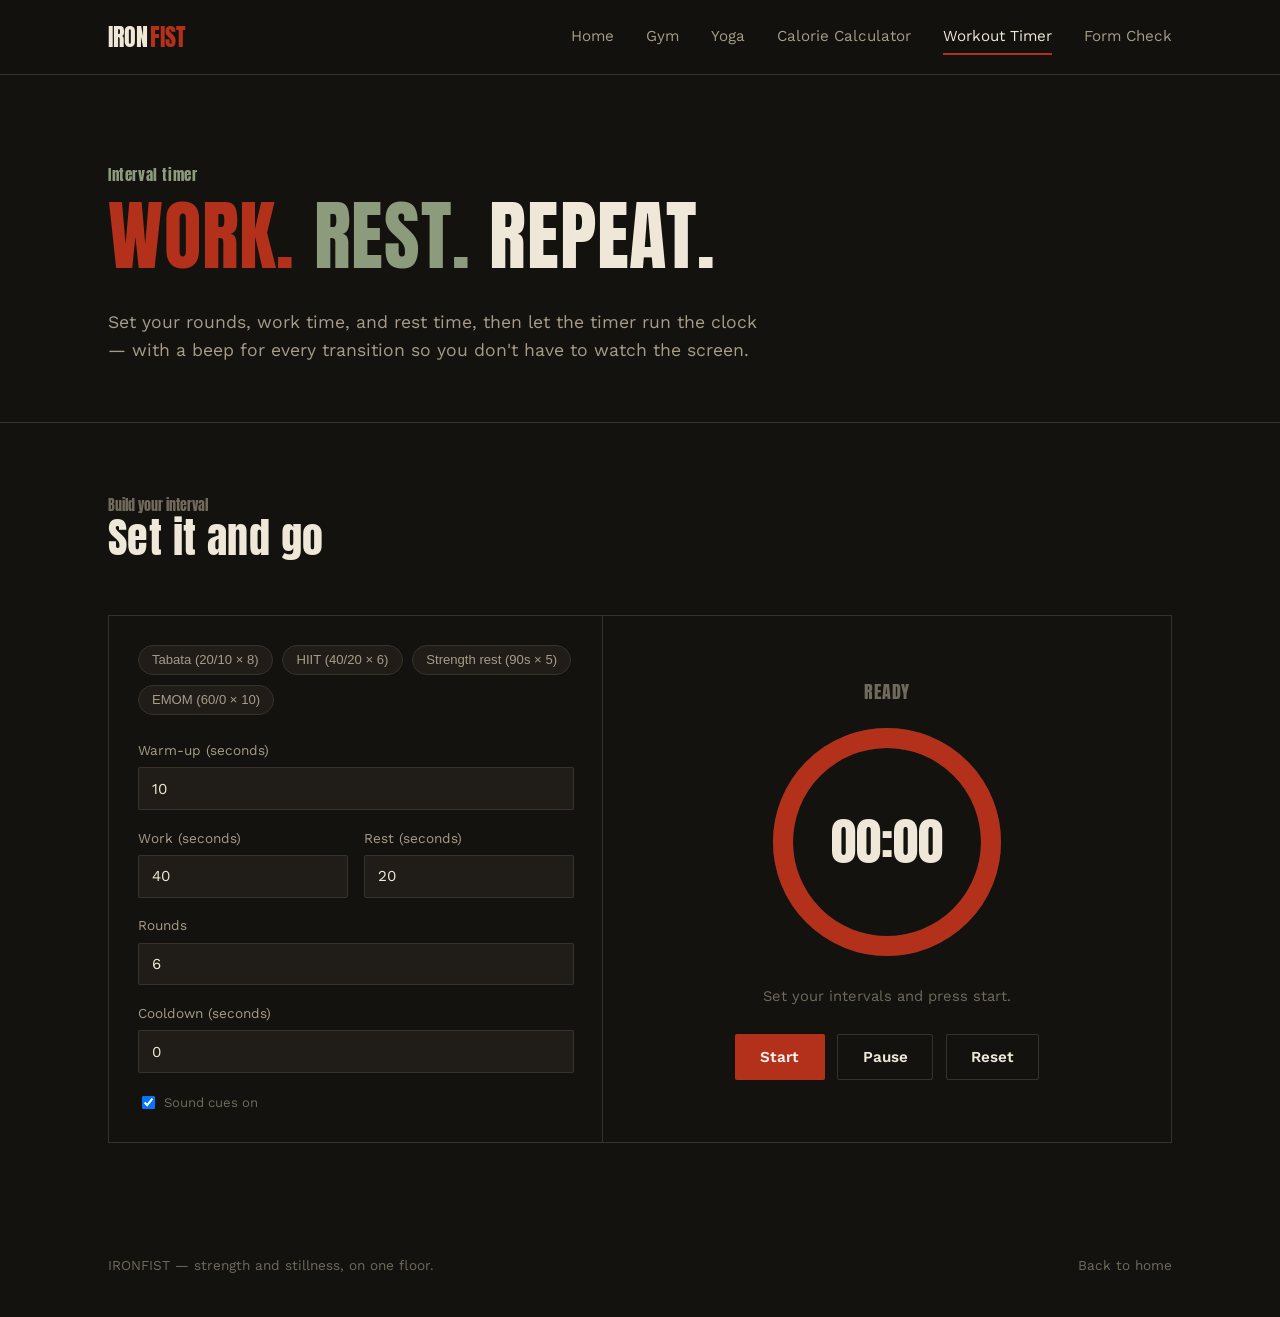
<file: timer.html>
<!DOCTYPE html>
<html lang="en">
<head>
<meta charset="UTF-8">
<meta name="viewport" content="width=device-width, initial-scale=1">
<title>Workout Timer — IRONFIST</title>
<meta name="description" content="A live interval workout timer for strength circuits and HIIT — set your rounds, work and rest, and go.">
<link rel="icon" href="data:,">
<link rel="preconnect" href="https://fonts.googleapis.com">
<link rel="preconnect" href="https://fonts.gstatic.com" crossorigin>
<link href="https://fonts.googleapis.com/css2?family=Anton&family=Work+Sans:wght@400;500;600;700&display=swap" rel="stylesheet">
<link rel="stylesheet" href="style.css">
<style>
  /* Scoped to this page only — extends the shared design system for the interval timer */
  .tm-grid{
    display:grid; grid-template-columns:1fr 1.15fr; gap:1px;
    background:var(--line); border:1px solid var(--line);
  }
  @media (max-width:860px){ .tm-grid{ grid-template-columns:1fr; } }

  .tm-setup{ background:var(--bg); padding:1.8rem; }
  .tm-setup .field{ margin-bottom:1.1rem; }
  .tm-setup .field-row{ display:grid; grid-template-columns:1fr 1fr; gap:1rem; }
  .tm-presets{ display:flex; gap:0.6rem; flex-wrap:wrap; margin-bottom:1.6rem; }
  .tm-preset-btn{
    background:var(--panel); border:1px solid var(--line); color:var(--ink-dim);
    padding:0.5em 1em; font-size:0.82rem; border-radius:20px; cursor:pointer;
  }
  .tm-preset-btn:hover{ border-color:var(--sage); color:var(--ink); }
  .tm-preset-btn.active{ border-color:var(--iron); color:var(--ink); background:rgba(179,49,26,0.12); }

  .tm-stage{
    background:var(--bg); padding:2rem; display:flex; flex-direction:column;
    align-items:center; justify-content:center; text-align:center;
  }
  .tm-phase{
    font-family:var(--display); font-size:1.1rem; letter-spacing:0.04em;
    color:var(--ink-faint); margin-bottom:0.6rem; text-transform:uppercase;
  }
  .tm-phase.work{ color:var(--iron); }
  .tm-phase.rest{ color:var(--sage); }
  .tm-phase.warmup, .tm-phase.cooldown{ color:#D8A23B; }
  .tm-phase.done{ color:var(--sage); }

  .tm-ring-wrap{ position:relative; width:240px; height:240px; margin:0.4rem 0 1.4rem; }
  .tm-ring-wrap svg{ width:100%; height:100%; transform:rotate(-90deg); }
  .tm-ring-bg{ fill:none; stroke:var(--line); stroke-width:10; }
  .tm-ring-fg{ fill:none; stroke:var(--iron); stroke-width:10; stroke-linecap:round; transition:stroke-dashoffset 0.25s linear, stroke 0.25s linear; }
  .tm-ring-fg.rest{ stroke:var(--sage); }
  .tm-ring-fg.warmup, .tm-ring-fg.cooldown{ stroke:#D8A23B; }
  .tm-time{
    position:absolute; inset:0; display:flex; align-items:center; justify-content:center;
    font-family:var(--display); font-size:3.2rem; color:var(--ink);
  }
  .tm-round{ color:var(--ink-faint); font-size:0.92rem; margin-bottom:1.6rem; }
  .tm-round b{ color:var(--ink); }

  .tm-controls{ display:flex; gap:0.8rem; }
  .tm-sound-toggle{
    margin-top:1.2rem; display:flex; align-items:center; gap:0.5em;
    font-size:0.82rem; color:var(--ink-faint); cursor:pointer;
  }
</style>
</head>
<body>

<header class="site-header">
  <div class="wrap">
    <a class="brand" href="index.html">IRON<span>FIST</span></a>
    <nav class="site-nav" id="site-nav">
      <a href="index.html">Home</a>
      <a href="gym.html">Gym</a>
      <a href="yoga.html">Yoga</a>
      <a href="calculator.html">Calorie Calculator</a>
      <a href="timer.html" aria-current="page">Workout Timer</a>
      <a href="form-check.html">Form Check</a>
    </nav>
    <button class="nav-toggle" id="nav-toggle" aria-label="Toggle menu" aria-expanded="false">☰</button>
  </div>
</header>

<section class="hero" style="padding-bottom:40px;">
  <div class="wrap" style="grid-template-columns:1fr;">
    <div>
      <div class="hero-kicker">Interval timer</div>
      <h1 class="hero-split"><span class="a">WORK.</span> <span class="b">REST.</span> REPEAT.</h1>
      <p class="lede">Set your rounds, work time, and rest time, then let the timer run the clock — with a beep for every transition so you don't have to watch the screen.</p>
    </div>
  </div>
</section>

<section>
  <div class="wrap">
    <div class="section-head">
      <div>
        <div class="section-tag">Build your interval</div>
        <h2>Set it and go</h2>
      </div>
    </div>

    <div class="tm-grid">
      <div class="tm-setup">
        <div class="tm-presets" id="tm-presets">
          <button class="tm-preset-btn" data-preset="tabata" type="button">Tabata (20/10 × 8)</button>
          <button class="tm-preset-btn" data-preset="hiit" type="button">HIIT (40/20 × 6)</button>
          <button class="tm-preset-btn" data-preset="strength" type="button">Strength rest (90s × 5)</button>
          <button class="tm-preset-btn" data-preset="emom" type="button">EMOM (60/0 × 10)</button>
        </div>

        <div class="field">
          <label for="tm-warmup">Warm-up (seconds)</label>
          <input type="number" id="tm-warmup" min="0" max="600" value="10">
        </div>
        <div class="field-row">
          <div class="field">
            <label for="tm-work">Work (seconds)</label>
            <input type="number" id="tm-work" min="1" max="1800" value="40">
          </div>
          <div class="field">
            <label for="tm-rest">Rest (seconds)</label>
            <input type="number" id="tm-rest" min="0" max="1800" value="20">
          </div>
        </div>
        <div class="field">
          <label for="tm-rounds">Rounds</label>
          <input type="number" id="tm-rounds" min="1" max="50" value="6">
        </div>
        <div class="field">
          <label for="tm-cooldown">Cooldown (seconds)</label>
          <input type="number" id="tm-cooldown" min="0" max="600" value="0">
        </div>

        <label class="tm-sound-toggle">
          <input type="checkbox" id="tm-sound" checked>
          <span>Sound cues on</span>
        </label>
      </div>

      <div class="tm-stage">
        <div class="tm-phase" id="tm-phase-label">Ready</div>
        <div class="tm-ring-wrap">
          <svg viewBox="0 0 120 120">
            <circle class="tm-ring-bg" cx="60" cy="60" r="52"></circle>
            <circle class="tm-ring-fg" id="tm-ring-fg" cx="60" cy="60" r="52"
                    stroke-dasharray="326.7" stroke-dashoffset="0"></circle>
          </svg>
          <div class="tm-time" id="tm-time">00:00</div>
        </div>
        <div class="tm-round" id="tm-round">Set your intervals and press start.</div>
        <div class="tm-controls">
          <button id="tm-start" class="btn btn-iron" type="button">Start</button>
          <button id="tm-pause" class="btn btn-outline" type="button" disabled>Pause</button>
          <button id="tm-reset" class="btn btn-outline" type="button" disabled>Reset</button>
        </div>
      </div>
    </div>
  </div>
</section>

<footer>
  <div class="wrap">
    <div>IRONFIST — strength and stillness, on one floor.</div>
    <div><a href="index.html">Back to home</a></div>
  </div>
</footer>

<script src="script.js"></script>
<script src="timer.js"></script>
</body>
</html>
</file>
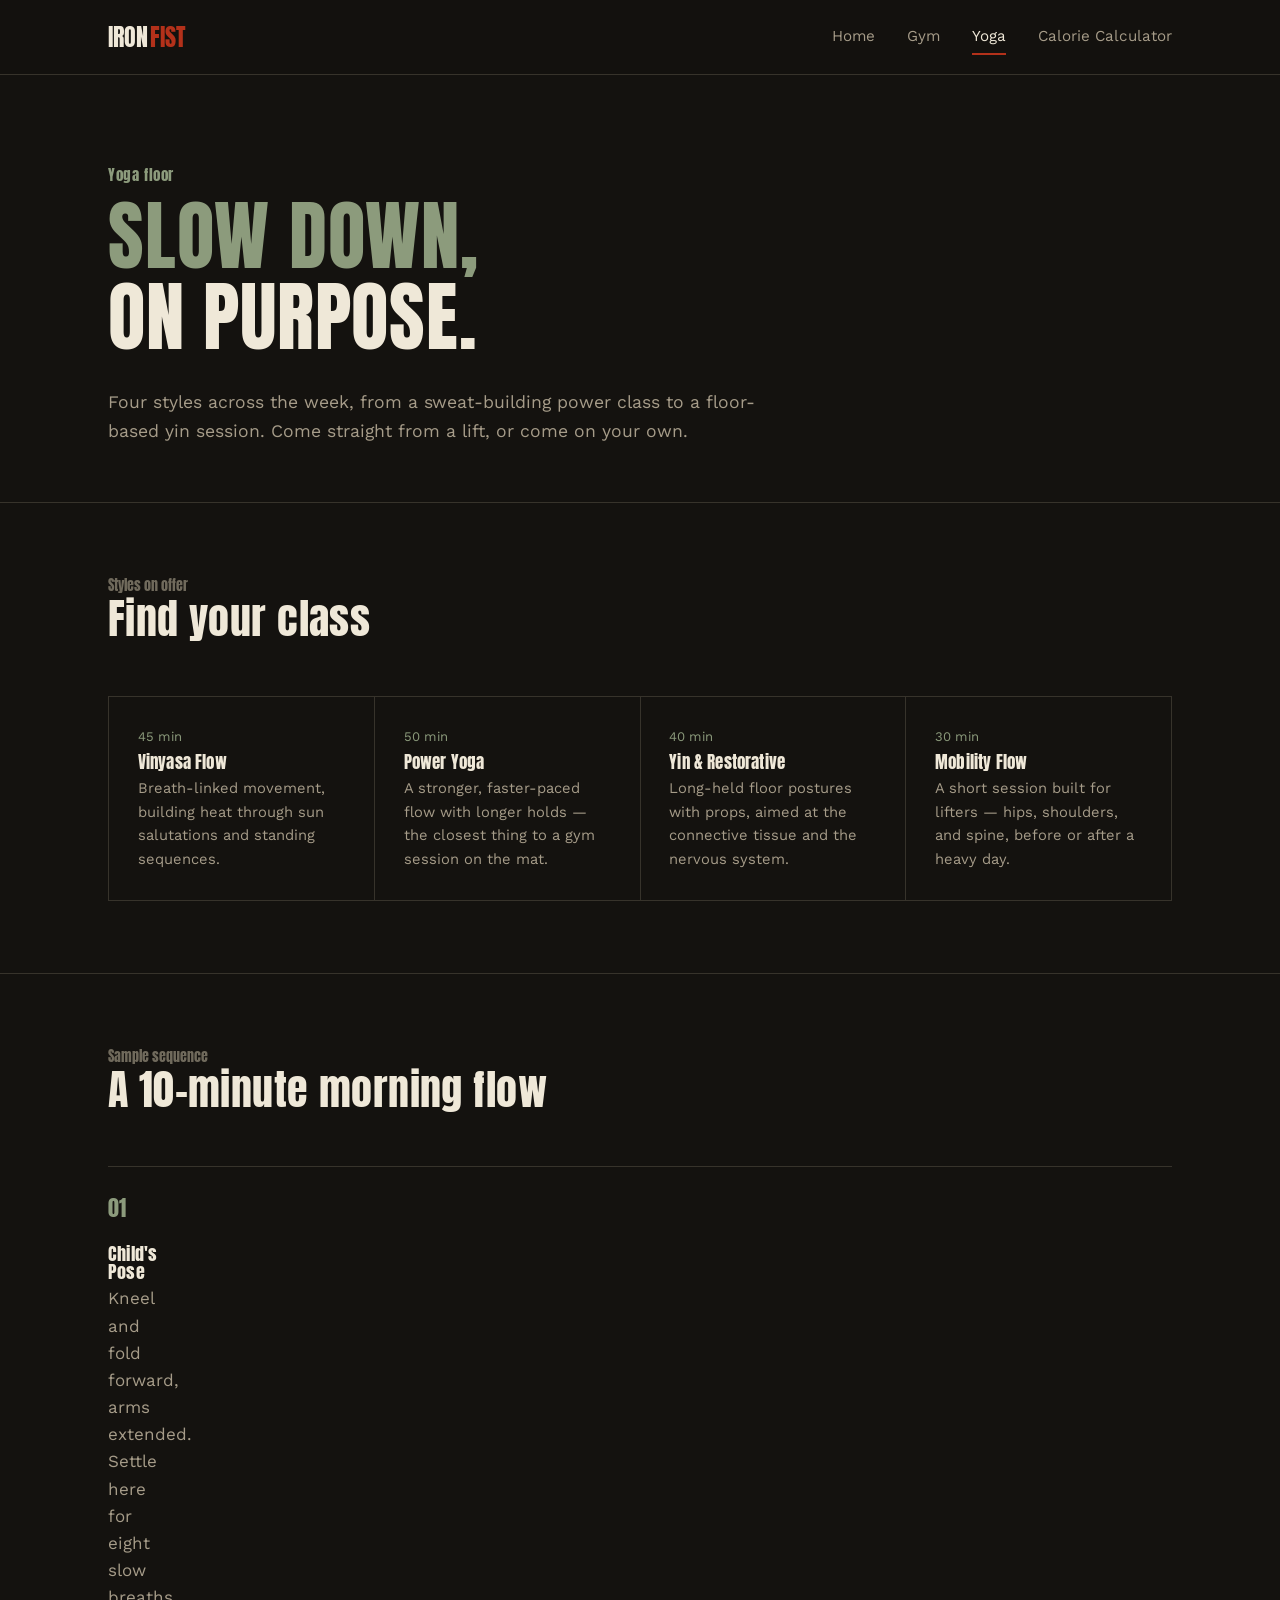
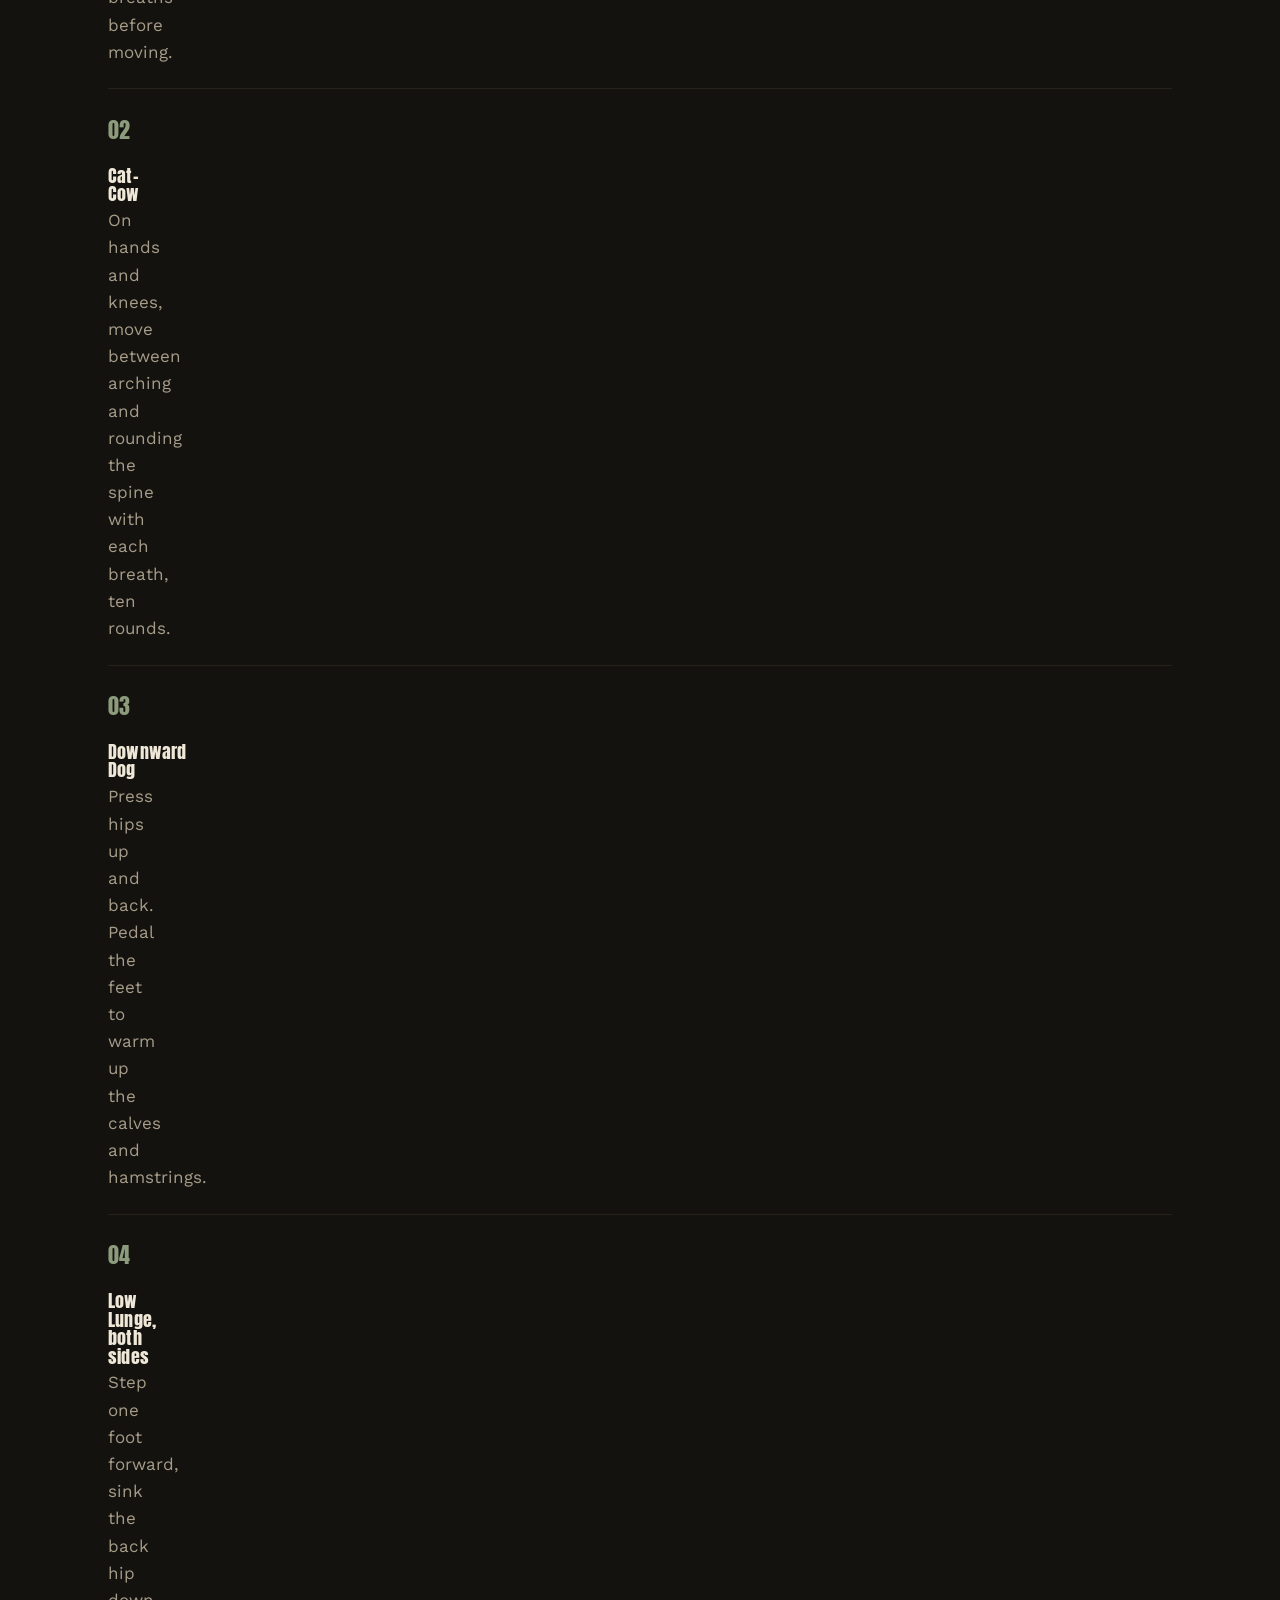
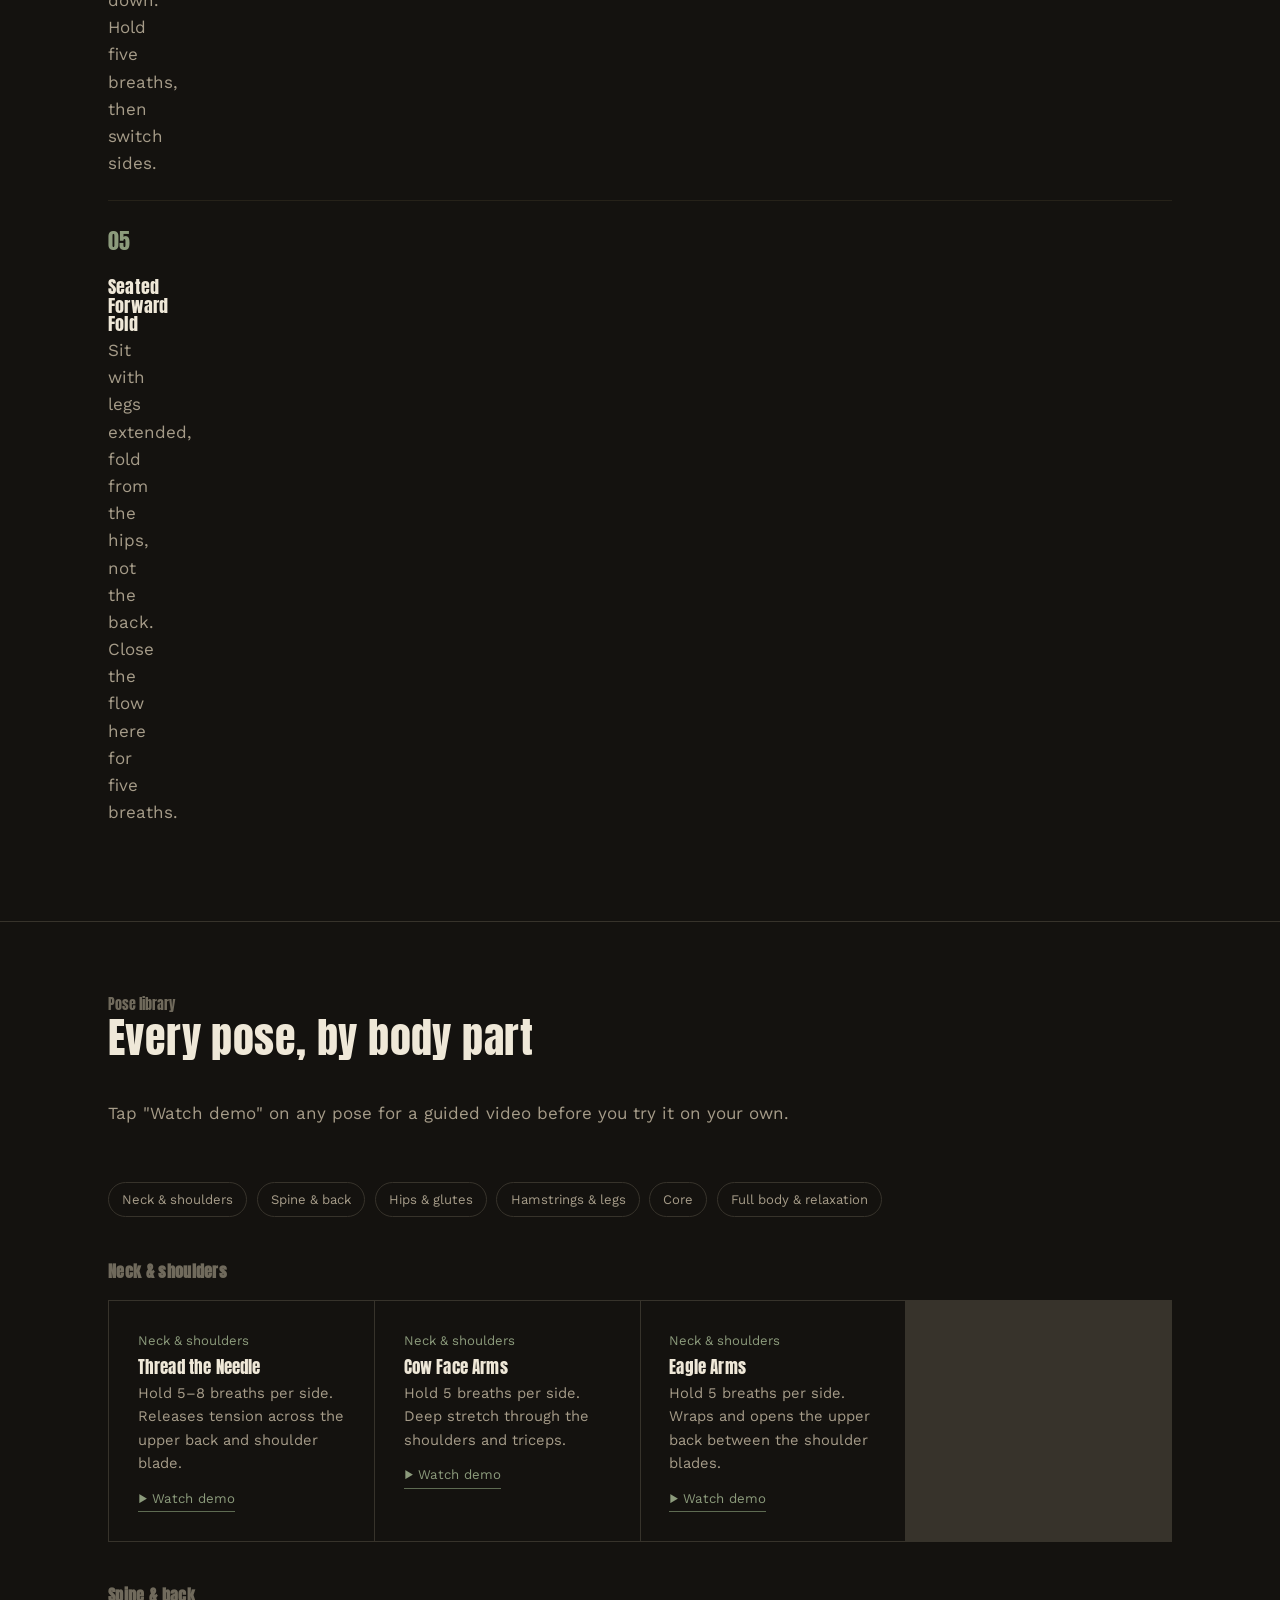
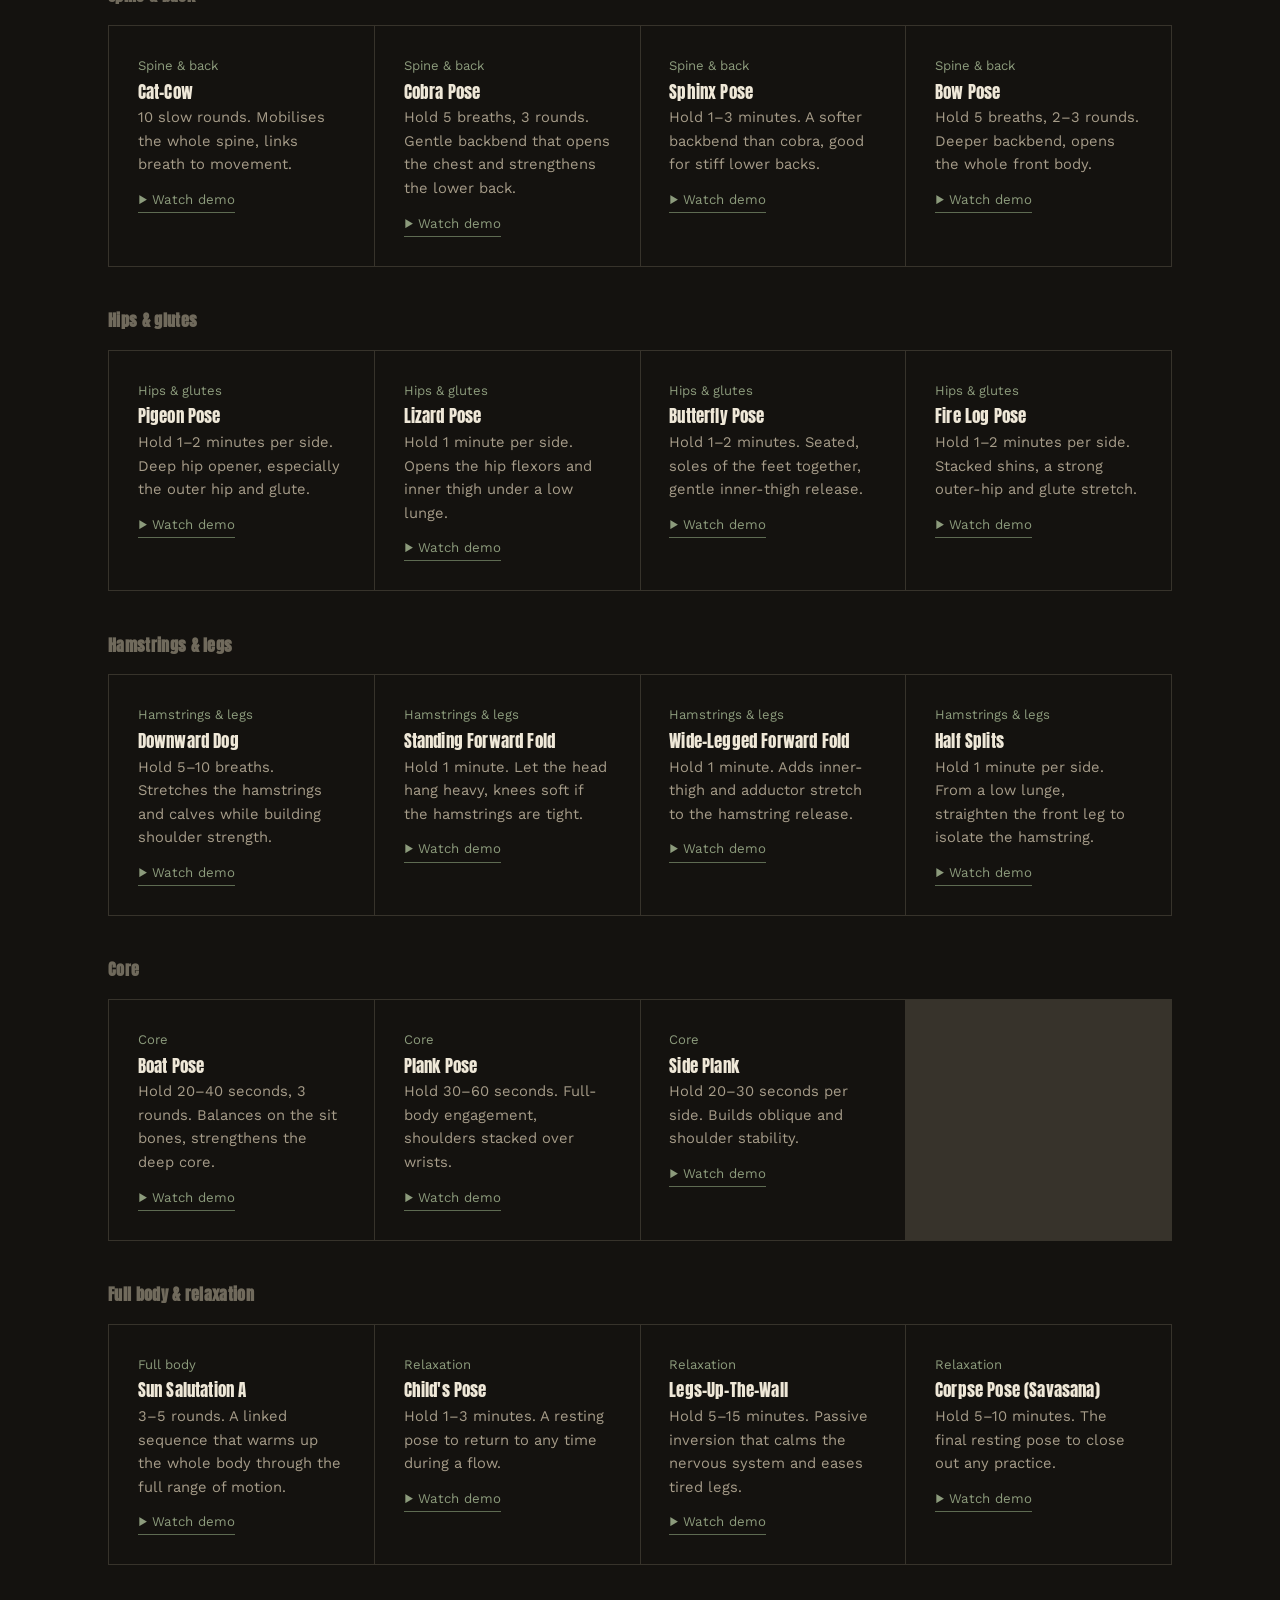
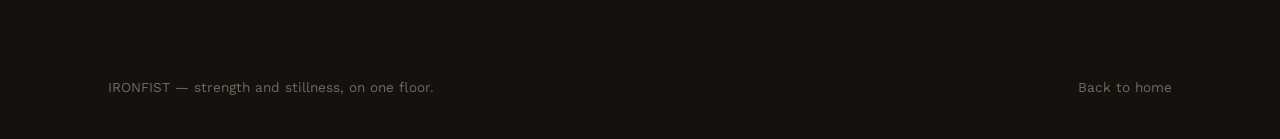
<file: yoga (1).html>
<!DOCTYPE html>
<html lang="en">
<head>
<meta charset="UTF-8">
<meta name="viewport" content="width=device-width, initial-scale=1">
<title>Yoga Flows — IRONFIST</title>
<meta name="description" content="IRONFIST yoga floor: vinyasa, power, yin and restorative sessions with a sample flow sequence.">
<link rel="icon" href="data:,">
<link rel="preconnect" href="https://fonts.googleapis.com">
<link rel="preconnect" href="https://fonts.gstatic.com" crossorigin>
<link href="https://fonts.googleapis.com/css2?family=Anton&family=Work+Sans:wght@400;500;600;700&display=swap" rel="stylesheet">
<link rel="stylesheet" href="style.css">
<style>
  /* Scoped to this page only — extends the shared design system for the pose library */
  .jumplinks{ display:flex; flex-wrap:wrap; gap:0.6rem; margin-bottom:2.6rem; }
  .jumplinks a{
    font-size:0.82rem; color:var(--ink-dim); border:1px solid var(--line);
    padding:0.45em 1em; border-radius:20px; font-family:var(--body);
  }
  .jumplinks a:hover{ border-color:var(--sage); color:var(--ink); }
  .bodypart-heading{
    font-family:var(--display); font-size:1rem; letter-spacing:0.02em;
    color:var(--ink-faint); margin:0 0 1rem; scroll-margin-top:90px;
  }
  .bodypart-block{ margin-bottom:2.6rem; }
  .bodypart-block:last-child{ margin-bottom:0; }
  .demo-link{
    display:inline-flex; align-items:center; gap:6px;
    margin-top:0.9em; font-size:0.83rem; color:var(--sage);
    border-bottom:1px solid var(--sage-dim); padding-bottom:2px;
  }
  .demo-link:hover{ color:var(--ink); border-color:var(--ink); }
</style>
</head>
<body>

<header class="site-header">
  <div class="wrap">
    <a class="brand" href="index.html">IRON<span>FIST</span></a>
    <nav class="site-nav" id="site-nav">
      <a href="index.html">Home</a>
      <a href="gym.html">Gym</a>
      <a href="yoga.html" aria-current="page">Yoga</a>
      <a href="calculator.html">Calorie Calculator</a>
    </nav>
    <button class="nav-toggle" id="nav-toggle" aria-label="Toggle menu" aria-expanded="false">☰</button>
  </div>
</header>

<section class="hero" style="padding-bottom:40px;">
  <div class="wrap" style="grid-template-columns:1fr;">
    <div>
      <div class="hero-kicker">Yoga floor</div>
      <h1 class="hero-split"><span class="b">SLOW DOWN,</span><br>ON PURPOSE.</h1>
      <p class="lede">Four styles across the week, from a sweat-building power class to a floor-based yin session. Come straight from a lift, or come on your own.</p>
    </div>
  </div>
</section>

<section>
  <div class="wrap">
    <div class="section-head">
      <div>
        <div class="section-tag">Styles on offer</div>
        <h2>Find your class</h2>
      </div>
    </div>
    <div class="card-grid">
      <div class="card">
        <span class="meta">45 min</span>
        <h3>Vinyasa Flow</h3>
        <p>Breath-linked movement, building heat through sun salutations and standing sequences.</p>
      </div>
      <div class="card">
        <span class="meta">50 min</span>
        <h3>Power Yoga</h3>
        <p>A stronger, faster-paced flow with longer holds — the closest thing to a gym session on the mat.</p>
      </div>
      <div class="card">
        <span class="meta">40 min</span>
        <h3>Yin &amp; Restorative</h3>
        <p>Long-held floor postures with props, aimed at the connective tissue and the nervous system.</p>
      </div>
      <div class="card">
        <span class="meta">30 min</span>
        <h3>Mobility Flow</h3>
        <p>A short session built for lifters — hips, shoulders, and spine, before or after a heavy day.</p>
      </div>
    </div>
  </div>
</section>

<section>
  <div class="wrap">
    <div class="section-head">
      <div>
        <div class="section-tag">Sample sequence</div>
        <h2>A 10-minute morning flow</h2>
      </div>
    </div>
    <div class="flow">
      <div class="flow-step">
        <div class="num"></div>
        <div>
          <h3>Child's Pose</h3>
          <p>Kneel and fold forward, arms extended. Settle here for eight slow breaths before moving.</p>
        </div>
      </div>
      <div class="flow-step">
        <div></div>
        <div>
          <h3>Cat–Cow</h3>
          <p>On hands and knees, move between arching and rounding the spine with each breath, ten rounds.</p>
        </div>
      </div>
      <div class="flow-step">
        <div></div>
        <div>
          <h3>Downward Dog</h3>
          <p>Press hips up and back. Pedal the feet to warm up the calves and hamstrings.</p>
        </div>
      </div>
      <div class="flow-step">
        <div></div>
        <div>
          <h3>Low Lunge, both sides</h3>
          <p>Step one foot forward, sink the back hip down. Hold five breaths, then switch sides.</p>
        </div>
      </div>
      <div class="flow-step">
        <div></div>
        <div>
          <h3>Seated Forward Fold</h3>
          <p>Sit with legs extended, fold from the hips, not the back. Close the flow here for five breaths.</p>
        </div>
      </div>
    </div>
  </div>
</section>

<section>
  <div class="wrap">
    <div class="section-head">
      <div>
        <div class="section-tag">Pose library</div>
        <h2>Every pose, by body part</h2>
      </div>
      <p>Tap "Watch demo" on any pose for a guided video before you try it on your own.</p>
    </div>

    <div class="jumplinks">
      <a href="#neck-shoulders">Neck &amp; shoulders</a>
      <a href="#spine-back">Spine &amp; back</a>
      <a href="#hips-glutes">Hips &amp; glutes</a>
      <a href="#hamstrings-legs">Hamstrings &amp; legs</a>
      <a href="#core-y">Core</a>
      <a href="#full-body">Full body &amp; relaxation</a>
    </div>

    <div class="bodypart-block">
      <h4 class="bodypart-heading" id="neck-shoulders">Neck &amp; shoulders</h4>
      <div class="card-grid">
        <div class="card">
          <span class="meta">Neck &amp; shoulders</span>
          <h3>Thread the Needle</h3>
          <p>Hold 5–8 breaths per side. Releases tension across the upper back and shoulder blade.</p>
          <a class="demo-link" href="https://www.youtube.com/results?search_query=thread+the+needle+yoga+pose+tutorial" target="_blank" rel="noopener">▶ Watch demo</a>
        </div>
        <div class="card">
          <span class="meta">Neck &amp; shoulders</span>
          <h3>Cow Face Arms</h3>
          <p>Hold 5 breaths per side. Deep stretch through the shoulders and triceps.</p>
          <a class="demo-link" href="https://www.youtube.com/results?search_query=cow+face+arms+yoga+pose+tutorial" target="_blank" rel="noopener">▶ Watch demo</a>
        </div>
        <div class="card">
          <span class="meta">Neck &amp; shoulders</span>
          <h3>Eagle Arms</h3>
          <p>Hold 5 breaths per side. Wraps and opens the upper back between the shoulder blades.</p>
          <a class="demo-link" href="https://www.youtube.com/results?search_query=eagle+arms+yoga+pose+tutorial" target="_blank" rel="noopener">▶ Watch demo</a>
        </div>
      </div>
    </div>

    <div class="bodypart-block">
      <h4 class="bodypart-heading" id="spine-back">Spine &amp; back</h4>
      <div class="card-grid">
        <div class="card">
          <span class="meta">Spine &amp; back</span>
          <h3>Cat–Cow</h3>
          <p>10 slow rounds. Mobilises the whole spine, links breath to movement.</p>
          <a class="demo-link" href="https://www.youtube.com/results?search_query=cat+cow+yoga+pose+tutorial" target="_blank" rel="noopener">▶ Watch demo</a>
        </div>
        <div class="card">
          <span class="meta">Spine &amp; back</span>
          <h3>Cobra Pose</h3>
          <p>Hold 5 breaths, 3 rounds. Gentle backbend that opens the chest and strengthens the lower back.</p>
          <a class="demo-link" href="https://www.youtube.com/results?search_query=cobra+pose+yoga+tutorial" target="_blank" rel="noopener">▶ Watch demo</a>
        </div>
        <div class="card">
          <span class="meta">Spine &amp; back</span>
          <h3>Sphinx Pose</h3>
          <p>Hold 1–3 minutes. A softer backbend than cobra, good for stiff lower backs.</p>
          <a class="demo-link" href="https://www.youtube.com/results?search_query=sphinx+pose+yoga+tutorial" target="_blank" rel="noopener">▶ Watch demo</a>
        </div>
        <div class="card">
          <span class="meta">Spine &amp; back</span>
          <h3>Bow Pose</h3>
          <p>Hold 5 breaths, 2–3 rounds. Deeper backbend, opens the whole front body.</p>
          <a class="demo-link" href="https://www.youtube.com/results?search_query=bow+pose+yoga+tutorial" target="_blank" rel="noopener">▶ Watch demo</a>
        </div>
      </div>
    </div>

    <div class="bodypart-block">
      <h4 class="bodypart-heading" id="hips-glutes">Hips &amp; glutes</h4>
      <div class="card-grid">
        <div class="card">
          <span class="meta">Hips &amp; glutes</span>
          <h3>Pigeon Pose</h3>
          <p>Hold 1–2 minutes per side. Deep hip opener, especially the outer hip and glute.</p>
          <a class="demo-link" href="https://www.youtube.com/results?search_query=pigeon+pose+yoga+tutorial" target="_blank" rel="noopener">▶ Watch demo</a>
        </div>
        <div class="card">
          <span class="meta">Hips &amp; glutes</span>
          <h3>Lizard Pose</h3>
          <p>Hold 1 minute per side. Opens the hip flexors and inner thigh under a low lunge.</p>
          <a class="demo-link" href="https://www.youtube.com/results?search_query=lizard+pose+yoga+tutorial" target="_blank" rel="noopener">▶ Watch demo</a>
        </div>
        <div class="card">
          <span class="meta">Hips &amp; glutes</span>
          <h3>Butterfly Pose</h3>
          <p>Hold 1–2 minutes. Seated, soles of the feet together, gentle inner-thigh release.</p>
          <a class="demo-link" href="https://www.youtube.com/results?search_query=butterfly+pose+yoga+tutorial" target="_blank" rel="noopener">▶ Watch demo</a>
        </div>
        <div class="card">
          <span class="meta">Hips &amp; glutes</span>
          <h3>Fire Log Pose</h3>
          <p>Hold 1–2 minutes per side. Stacked shins, a strong outer-hip and glute stretch.</p>
          <a class="demo-link" href="https://www.youtube.com/results?search_query=fire+log+pose+yoga+tutorial" target="_blank" rel="noopener">▶ Watch demo</a>
        </div>
      </div>
    </div>

    <div class="bodypart-block">
      <h4 class="bodypart-heading" id="hamstrings-legs">Hamstrings &amp; legs</h4>
      <div class="card-grid">
        <div class="card">
          <span class="meta">Hamstrings &amp; legs</span>
          <h3>Downward Dog</h3>
          <p>Hold 5–10 breaths. Stretches the hamstrings and calves while building shoulder strength.</p>
          <a class="demo-link" href="https://www.youtube.com/results?search_query=downward+dog+yoga+pose+tutorial" target="_blank" rel="noopener">▶ Watch demo</a>
        </div>
        <div class="card">
          <span class="meta">Hamstrings &amp; legs</span>
          <h3>Standing Forward Fold</h3>
          <p>Hold 1 minute. Let the head hang heavy, knees soft if the hamstrings are tight.</p>
          <a class="demo-link" href="https://www.youtube.com/results?search_query=standing+forward+fold+yoga+tutorial" target="_blank" rel="noopener">▶ Watch demo</a>
        </div>
        <div class="card">
          <span class="meta">Hamstrings &amp; legs</span>
          <h3>Wide-Legged Forward Fold</h3>
          <p>Hold 1 minute. Adds inner-thigh and adductor stretch to the hamstring release.</p>
          <a class="demo-link" href="https://www.youtube.com/results?search_query=wide+legged+forward+fold+yoga+tutorial" target="_blank" rel="noopener">▶ Watch demo</a>
        </div>
        <div class="card">
          <span class="meta">Hamstrings &amp; legs</span>
          <h3>Half Splits</h3>
          <p>Hold 1 minute per side. From a low lunge, straighten the front leg to isolate the hamstring.</p>
          <a class="demo-link" href="https://www.youtube.com/results?search_query=half+splits+yoga+pose+tutorial" target="_blank" rel="noopener">▶ Watch demo</a>
        </div>
      </div>
    </div>

    <div class="bodypart-block">
      <h4 class="bodypart-heading" id="core-y">Core</h4>
      <div class="card-grid">
        <div class="card">
          <span class="meta">Core</span>
          <h3>Boat Pose</h3>
          <p>Hold 20–40 seconds, 3 rounds. Balances on the sit bones, strengthens the deep core.</p>
          <a class="demo-link" href="https://www.youtube.com/results?search_query=boat+pose+yoga+tutorial" target="_blank" rel="noopener">▶ Watch demo</a>
        </div>
        <div class="card">
          <span class="meta">Core</span>
          <h3>Plank Pose</h3>
          <p>Hold 30–60 seconds. Full-body engagement, shoulders stacked over wrists.</p>
          <a class="demo-link" href="https://www.youtube.com/results?search_query=plank+pose+yoga+tutorial" target="_blank" rel="noopener">▶ Watch demo</a>
        </div>
        <div class="card">
          <span class="meta">Core</span>
          <h3>Side Plank</h3>
          <p>Hold 20–30 seconds per side. Builds oblique and shoulder stability.</p>
          <a class="demo-link" href="https://www.youtube.com/results?search_query=side+plank+yoga+pose+tutorial" target="_blank" rel="noopener">▶ Watch demo</a>
        </div>
      </div>
    </div>

    <div class="bodypart-block">
      <h4 class="bodypart-heading" id="full-body">Full body &amp; relaxation</h4>
      <div class="card-grid">
        <div class="card">
          <span class="meta">Full body</span>
          <h3>Sun Salutation A</h3>
          <p>3–5 rounds. A linked sequence that warms up the whole body through the full range of motion.</p>
          <a class="demo-link" href="https://www.youtube.com/results?search_query=sun+salutation+a+yoga+tutorial" target="_blank" rel="noopener">▶ Watch demo</a>
        </div>
        <div class="card">
          <span class="meta">Relaxation</span>
          <h3>Child's Pose</h3>
          <p>Hold 1–3 minutes. A resting pose to return to any time during a flow.</p>
          <a class="demo-link" href="https://www.youtube.com/results?search_query=childs+pose+yoga+tutorial" target="_blank" rel="noopener">▶ Watch demo</a>
        </div>
        <div class="card">
          <span class="meta">Relaxation</span>
          <h3>Legs-Up-The-Wall</h3>
          <p>Hold 5–15 minutes. Passive inversion that calms the nervous system and eases tired legs.</p>
          <a class="demo-link" href="https://www.youtube.com/results?search_query=legs+up+the+wall+yoga+tutorial" target="_blank" rel="noopener">▶ Watch demo</a>
        </div>
        <div class="card">
          <span class="meta">Relaxation</span>
          <h3>Corpse Pose (Savasana)</h3>
          <p>Hold 5–10 minutes. The final resting pose to close out any practice.</p>
          <a class="demo-link" href="https://www.youtube.com/results?search_query=savasana+corpse+pose+yoga+tutorial" target="_blank" rel="noopener">▶ Watch demo</a>
        </div>
      </div>
    </div>

  </div>
</section>

<footer>
  <div class="wrap">
    <div>IRONFIST — strength and stillness, on one floor.</div>
    <div><a href="index.html">Back to home</a></div>
  </div>
</footer>

<script src="script.js"></script>
</body>
</html>
</file>
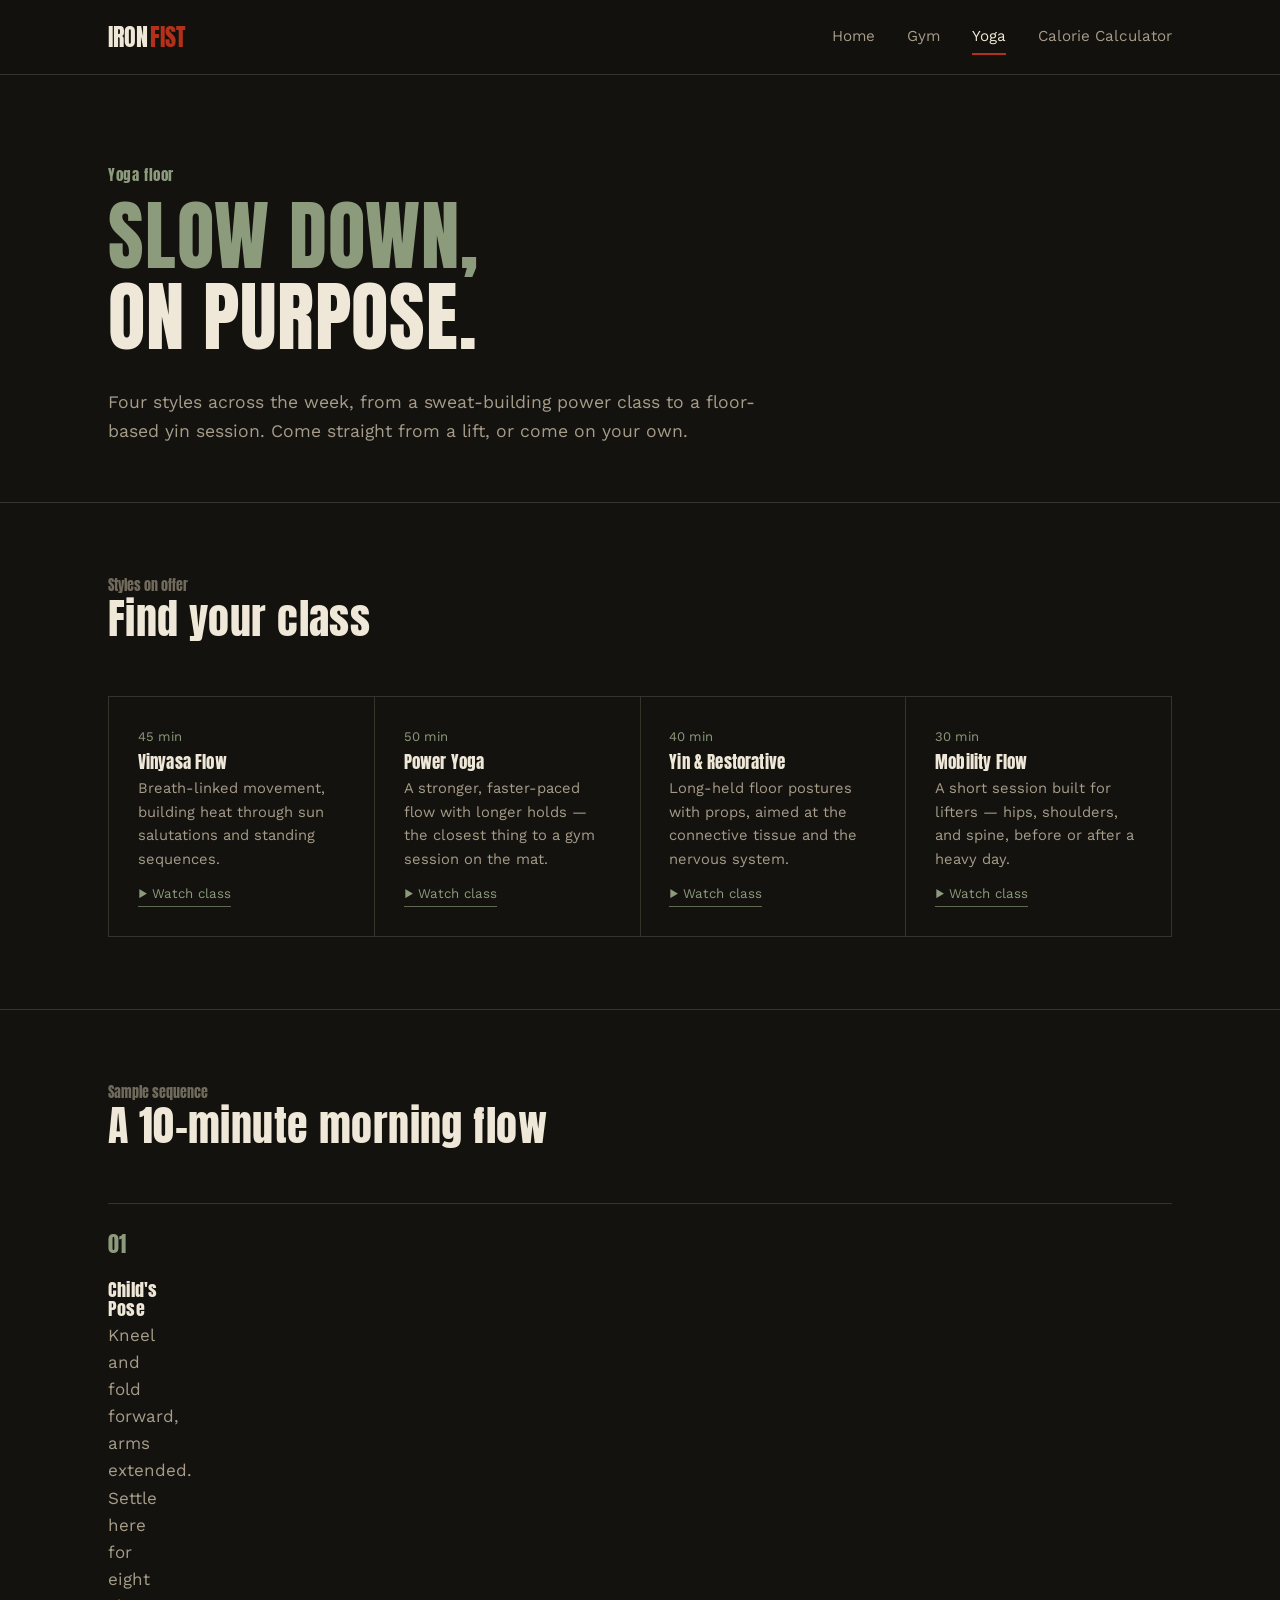
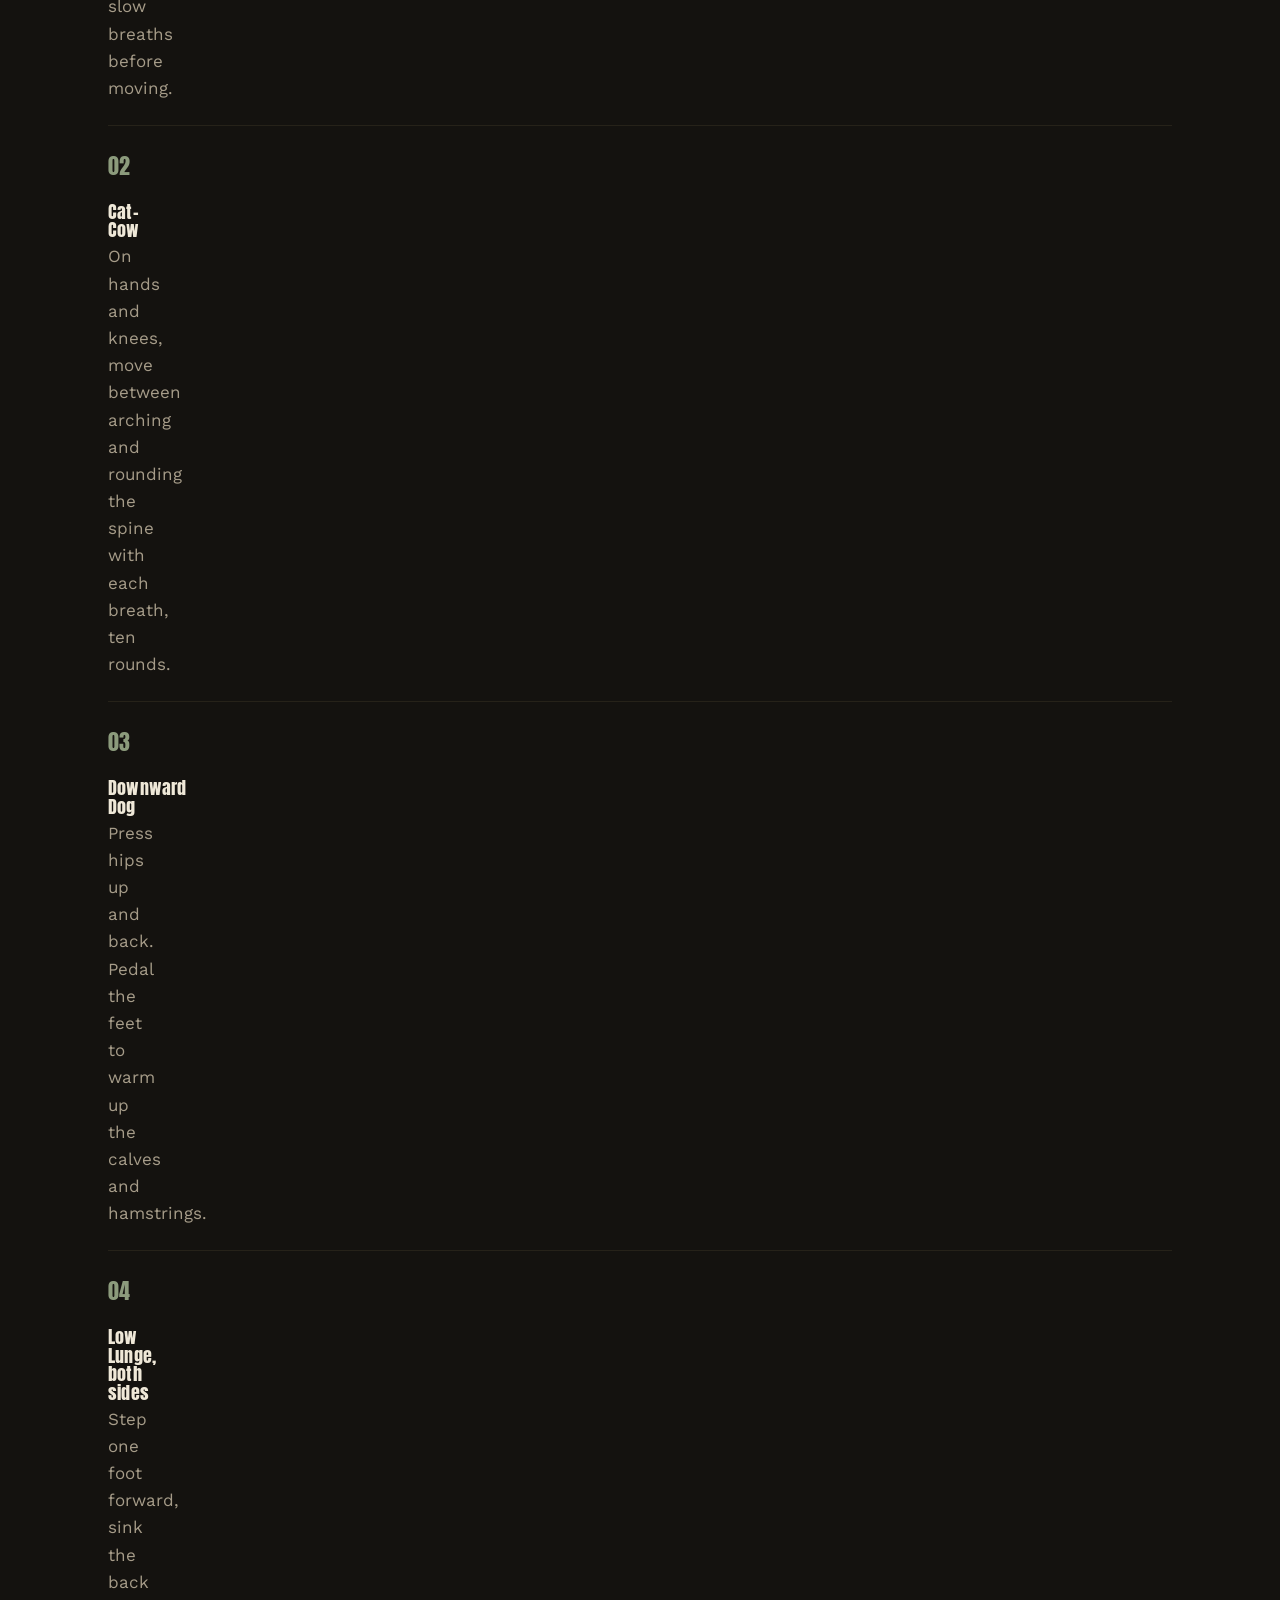
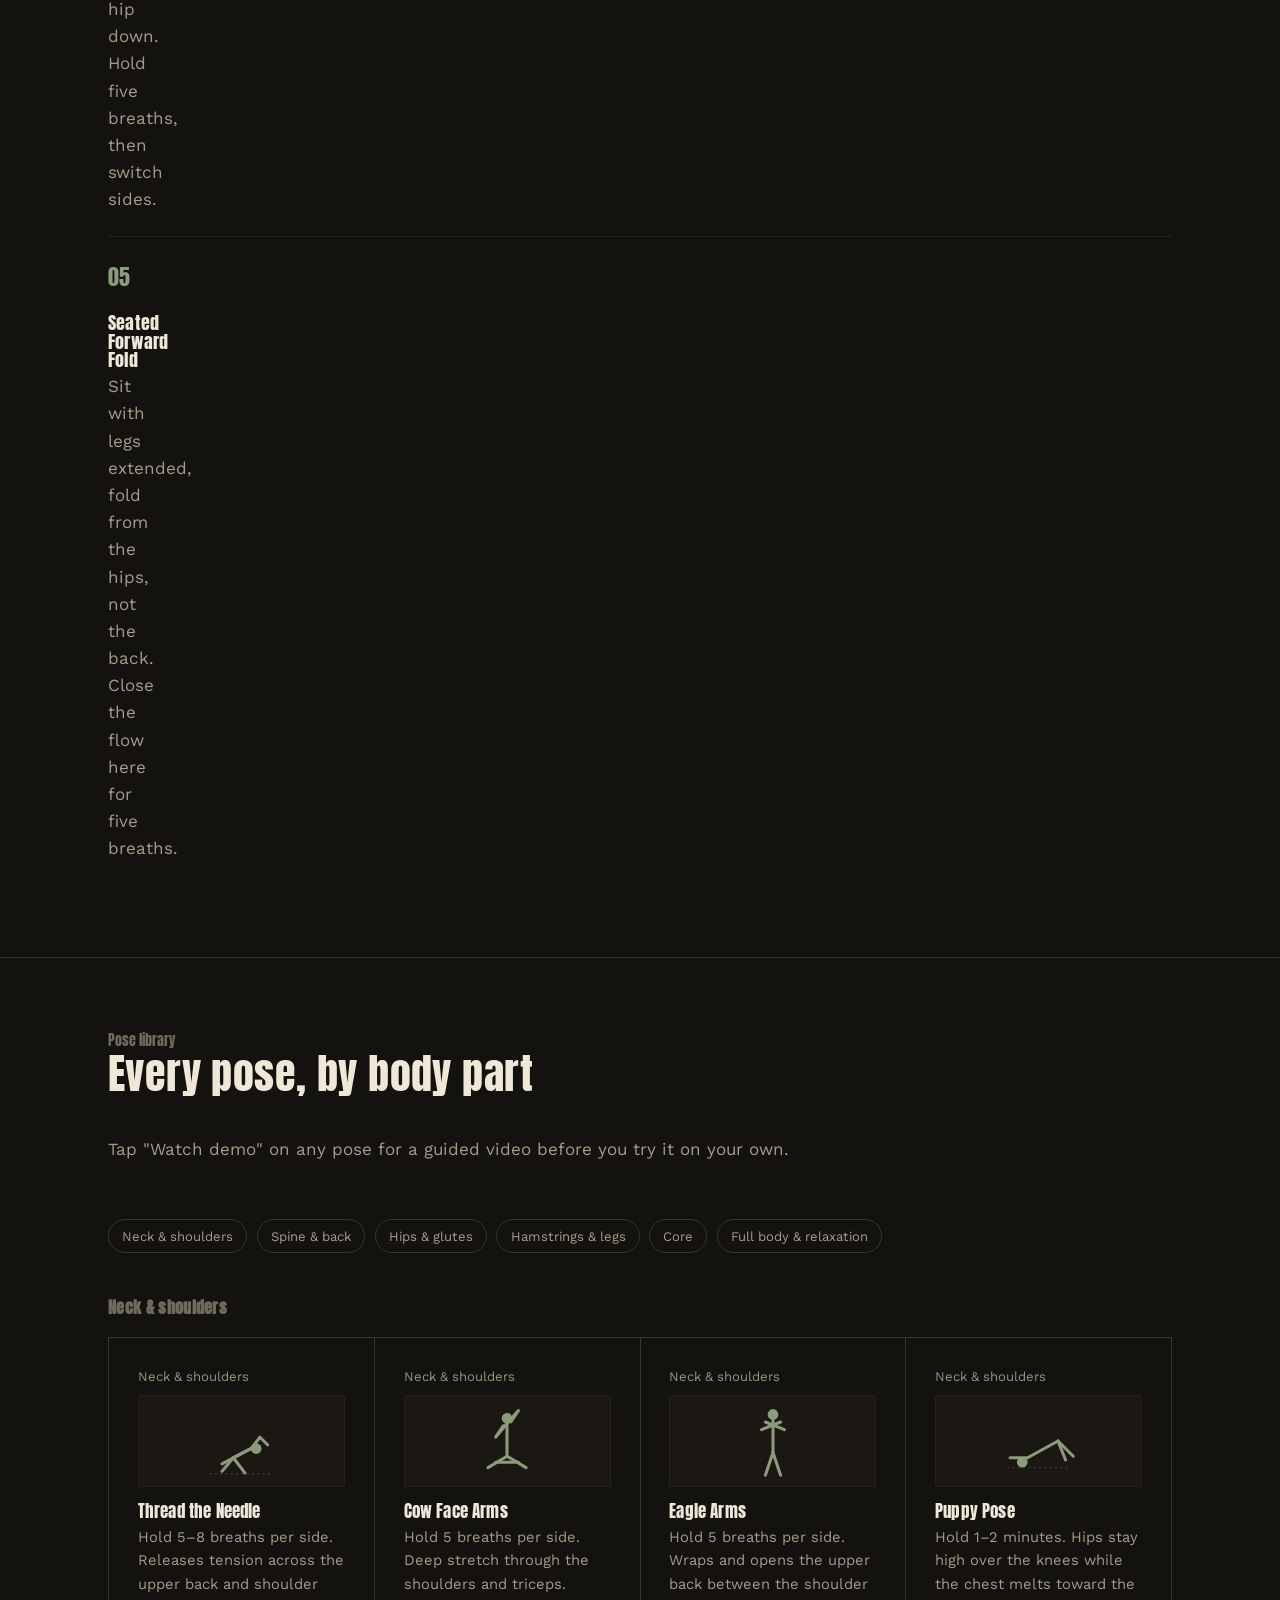
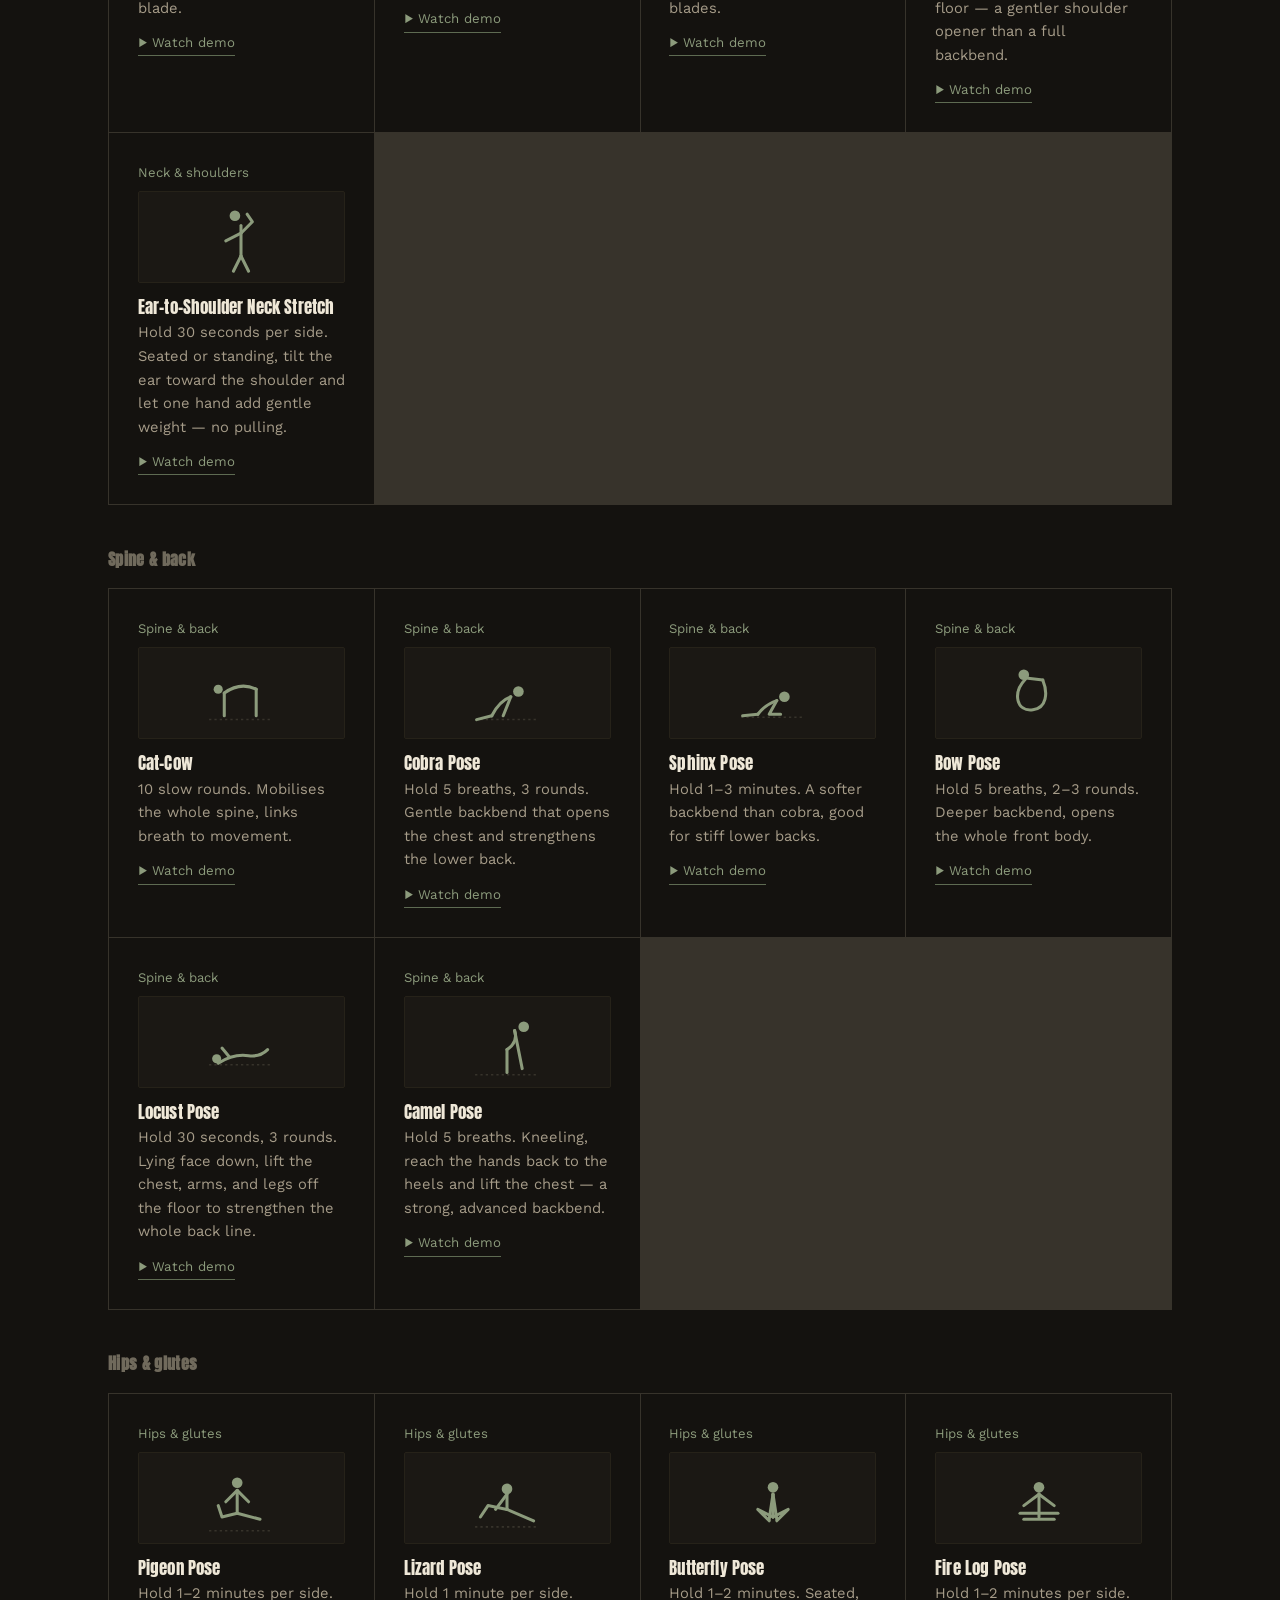
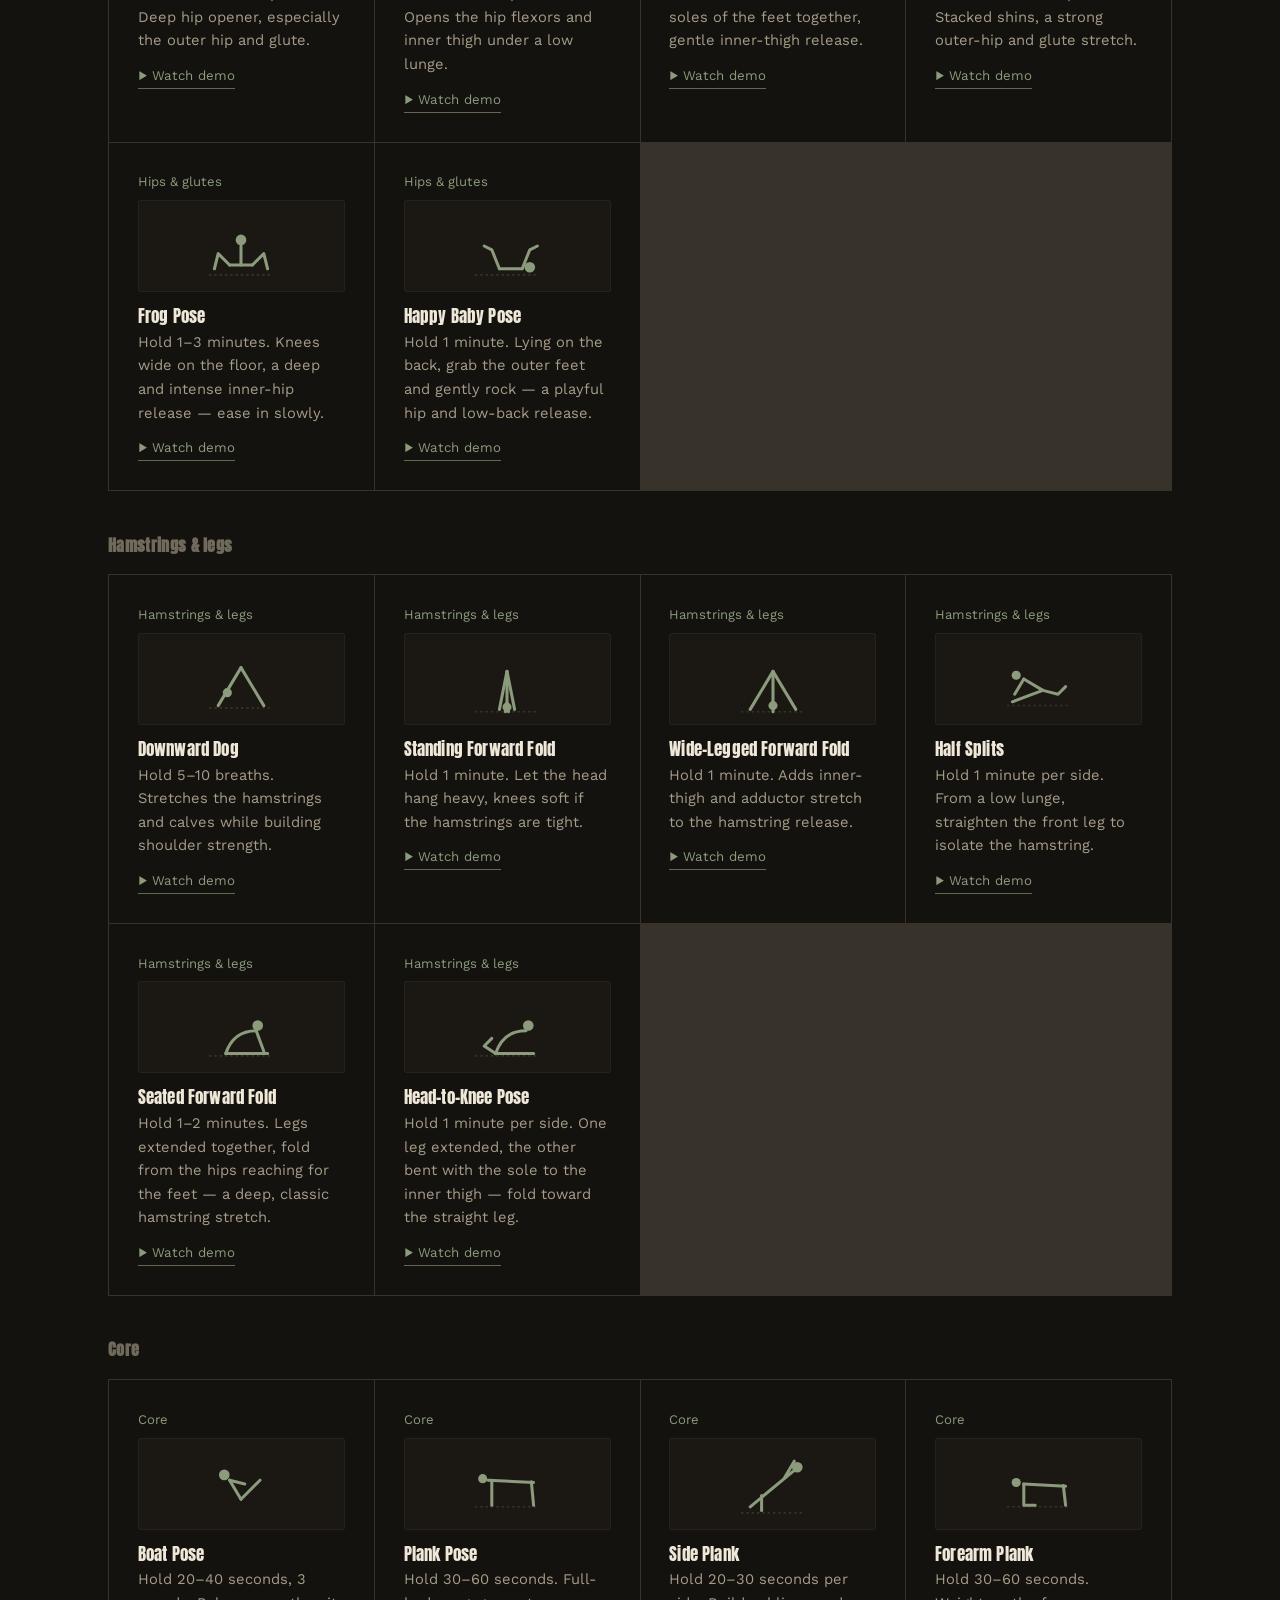
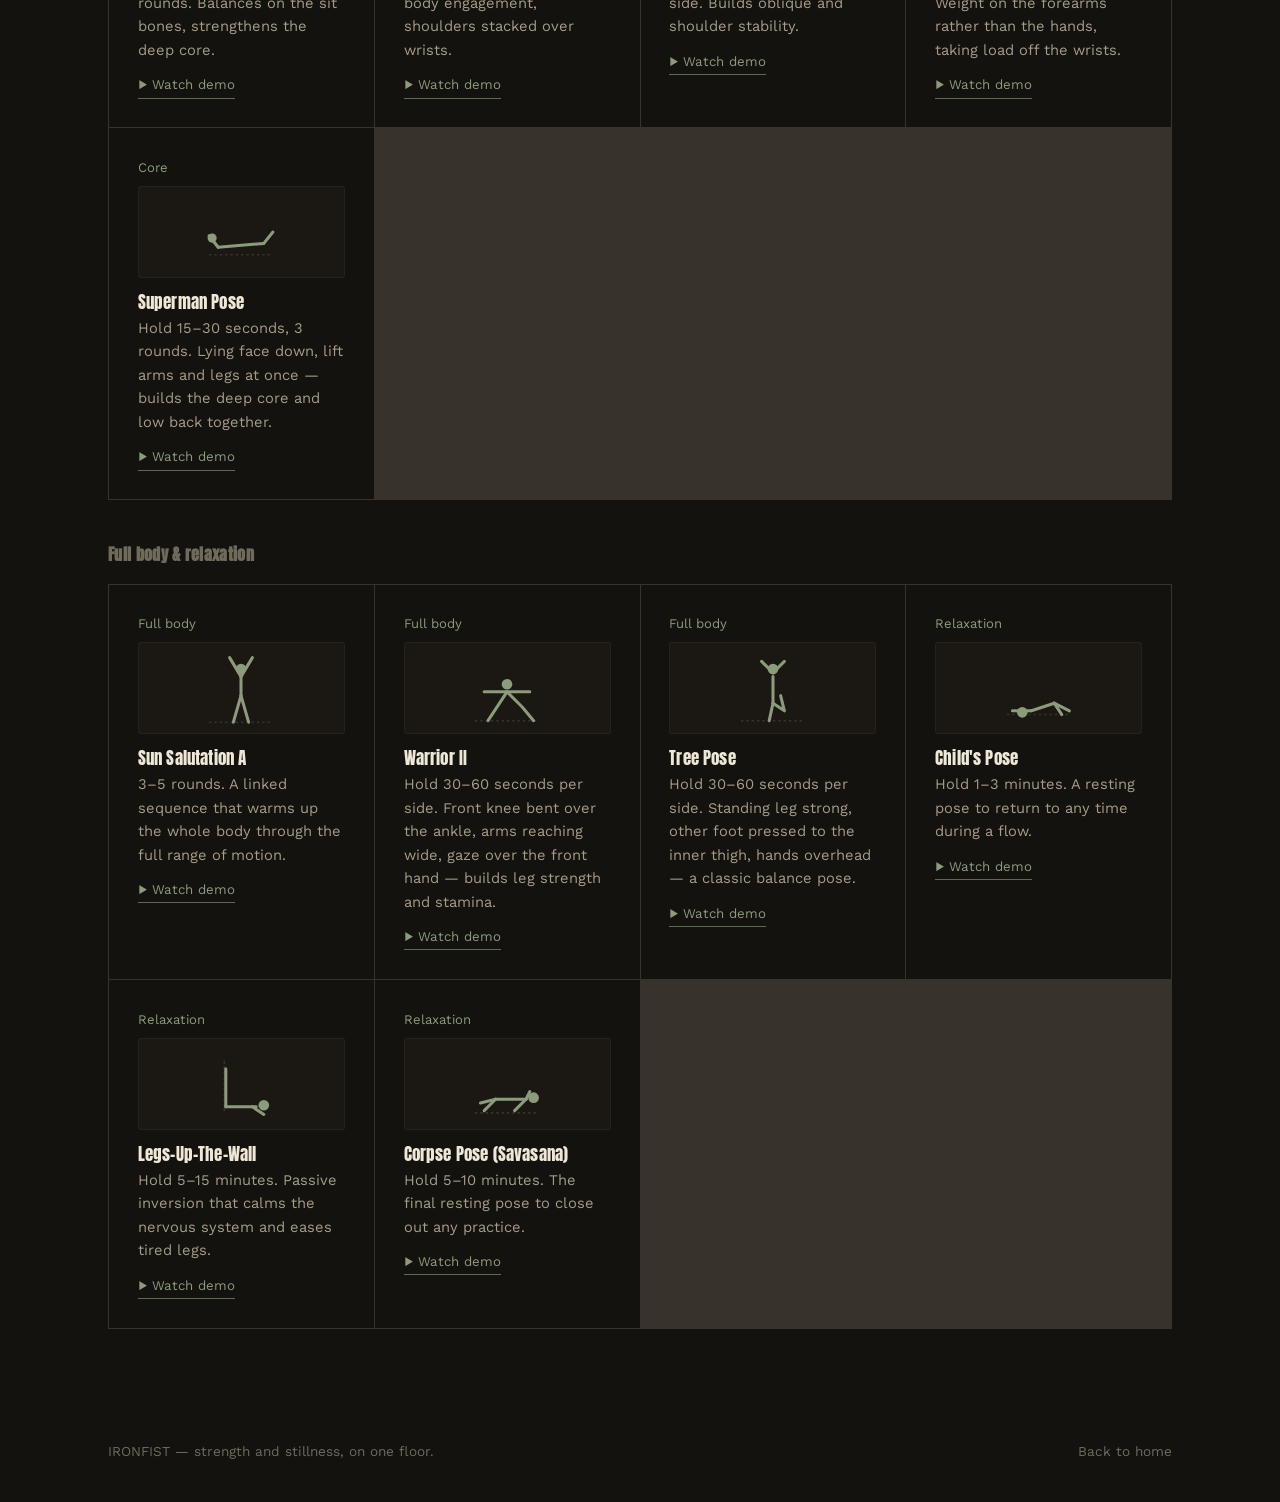
<file: yoga (2).html>
<!DOCTYPE html>
<html lang="en">
<head>
<meta charset="UTF-8">
<meta name="viewport" content="width=device-width, initial-scale=1">
<title>Yoga Flows — IRONFIST</title>
<meta name="description" content="IRONFIST yoga floor: vinyasa, power, yin and restorative sessions with a sample flow sequence.">
<link rel="icon" href="data:,">
<link rel="preconnect" href="https://fonts.googleapis.com">
<link rel="preconnect" href="https://fonts.gstatic.com" crossorigin>
<link href="https://fonts.googleapis.com/css2?family=Anton&family=Work+Sans:wght@400;500;600;700&display=swap" rel="stylesheet">
<link rel="stylesheet" href="style.css">
<style>
  /* Scoped to this page only — extends the shared design system for the pose library */
  .jumplinks{ display:flex; flex-wrap:wrap; gap:0.6rem; margin-bottom:2.6rem; }
  .jumplinks a{
    font-size:0.82rem; color:var(--ink-dim); border:1px solid var(--line);
    padding:0.45em 1em; border-radius:20px; font-family:var(--body);
  }
  .jumplinks a:hover{ border-color:var(--sage); color:var(--ink); }
  .bodypart-heading{
    font-family:var(--display); font-size:1rem; letter-spacing:0.02em;
    color:var(--ink-faint); margin:0 0 1rem; scroll-margin-top:90px;
  }
  .bodypart-block{ margin-bottom:2.6rem; }
  .bodypart-block:last-child{ margin-bottom:0; }
  .demo-link{
    display:inline-flex; align-items:center; gap:6px;
    margin-top:0.9em; font-size:0.83rem; color:var(--sage);
    border-bottom:1px solid var(--sage-dim); padding-bottom:2px;
  }
  .demo-link:hover{ color:var(--ink); border-color:var(--ink); }
  .pose-illus{
    width:100%; height:92px; display:flex; align-items:center; justify-content:center;
    margin-bottom:1rem; background:var(--bg-alt); border:1px solid var(--line-soft);
    border-radius:2px;
  }
  .pose-illus svg{ width:84px; height:76px; overflow:visible; }
  .pose-illus svg .pi-line{ fill:none; stroke:var(--sage); stroke-width:4; stroke-linecap:round; stroke-linejoin:round; }
  .pose-illus svg .pi-head{ fill:var(--sage); }
  .pose-illus svg .pi-floor{ stroke:var(--line); stroke-width:2; stroke-dasharray:3 4; }
</style>
</head>
<body>

<header class="site-header">
  <div class="wrap">
    <a class="brand" href="index.html">IRON<span>FIST</span></a>
    <nav class="site-nav" id="site-nav">
      <a href="index.html">Home</a>
      <a href="gym.html">Gym</a>
      <a href="yoga.html" aria-current="page">Yoga</a>
      <a href="calculator.html">Calorie Calculator</a>
    </nav>
    <button class="nav-toggle" id="nav-toggle" aria-label="Toggle menu" aria-expanded="false">☰</button>
  </div>
</header>

<section class="hero" style="padding-bottom:40px;">
  <div class="wrap" style="grid-template-columns:1fr;">
    <div>
      <div class="hero-kicker">Yoga floor</div>
      <h1 class="hero-split"><span class="b">SLOW DOWN,</span><br>ON PURPOSE.</h1>
      <p class="lede">Four styles across the week, from a sweat-building power class to a floor-based yin session. Come straight from a lift, or come on your own.</p>
    </div>
  </div>
</section>

<section>
  <div class="wrap">
    <div class="section-head">
      <div>
        <div class="section-tag">Styles on offer</div>
        <h2>Find your class</h2>
      </div>
    </div>
    <div class="card-grid">
      <div class="card">
        <span class="meta">45 min</span>
        <h3>Vinyasa Flow</h3>
        <p>Breath-linked movement, building heat through sun salutations and standing sequences.</p>
        <a class="demo-link" href="https://www.youtube.com/results?search_query=vinyasa+flow+yoga+class+full+video" target="_blank" rel="noopener">▶ Watch class</a>
      </div>
      <div class="card">
        <span class="meta">50 min</span>
        <h3>Power Yoga</h3>
        <p>A stronger, faster-paced flow with longer holds — the closest thing to a gym session on the mat.</p>
        <a class="demo-link" href="https://www.youtube.com/results?search_query=power+yoga+class+full+video" target="_blank" rel="noopener">▶ Watch class</a>
      </div>
      <div class="card">
        <span class="meta">40 min</span>
        <h3>Yin &amp; Restorative</h3>
        <p>Long-held floor postures with props, aimed at the connective tissue and the nervous system.</p>
        <a class="demo-link" href="https://www.youtube.com/results?search_query=yin+restorative+yoga+class+full+video" target="_blank" rel="noopener">▶ Watch class</a>
      </div>
      <div class="card">
        <span class="meta">30 min</span>
        <h3>Mobility Flow</h3>
        <p>A short session built for lifters — hips, shoulders, and spine, before or after a heavy day.</p>
        <a class="demo-link" href="https://www.youtube.com/results?search_query=yoga+mobility+flow+for+lifters+full+video" target="_blank" rel="noopener">▶ Watch class</a>
      </div>
    </div>
  </div>
</section>

<section>
  <div class="wrap">
    <div class="section-head">
      <div>
        <div class="section-tag">Sample sequence</div>
        <h2>A 10-minute morning flow</h2>
      </div>
    </div>
    <div class="flow">
      <div class="flow-step">
        <div class="num"></div>
        <div>
          <h3>Child's Pose</h3>
          <p>Kneel and fold forward, arms extended. Settle here for eight slow breaths before moving.</p>
        </div>
      </div>
      <div class="flow-step">
        <div></div>
        <div>
          <h3>Cat–Cow</h3>
          <p>On hands and knees, move between arching and rounding the spine with each breath, ten rounds.</p>
        </div>
      </div>
      <div class="flow-step">
        <div></div>
        <div>
          <h3>Downward Dog</h3>
          <p>Press hips up and back. Pedal the feet to warm up the calves and hamstrings.</p>
        </div>
      </div>
      <div class="flow-step">
        <div></div>
        <div>
          <h3>Low Lunge, both sides</h3>
          <p>Step one foot forward, sink the back hip down. Hold five breaths, then switch sides.</p>
        </div>
      </div>
      <div class="flow-step">
        <div></div>
        <div>
          <h3>Seated Forward Fold</h3>
          <p>Sit with legs extended, fold from the hips, not the back. Close the flow here for five breaths.</p>
        </div>
      </div>
    </div>
  </div>
</section>

<section>
  <div class="wrap">
    <div class="section-head">
      <div>
        <div class="section-tag">Pose library</div>
        <h2>Every pose, by body part</h2>
      </div>
      <p>Tap "Watch demo" on any pose for a guided video before you try it on your own.</p>
    </div>

    <div class="jumplinks">
      <a href="#neck-shoulders">Neck &amp; shoulders</a>
      <a href="#spine-back">Spine &amp; back</a>
      <a href="#hips-glutes">Hips &amp; glutes</a>
      <a href="#hamstrings-legs">Hamstrings &amp; legs</a>
      <a href="#core-y">Core</a>
      <a href="#full-body">Full body &amp; relaxation</a>
    </div>

    <div class="bodypart-block">
      <h4 class="bodypart-heading" id="neck-shoulders">Neck &amp; shoulders</h4>
      <div class="card-grid">
        <div class="card">
          <span class="meta">Neck &amp; shoulders</span>
          <div class="pose-illus"><svg viewBox="0 0 100 100"><line class="pi-floor" x1="8" y1="93" x2="92" y2="93"/><line class="pi-line" x1="63" y1="60" x2="25" y2="80"/><polyline class="pi-line" points="63,60 75,45 85,55"/><line class="pi-line" x1="63" y1="60" x2="40" y2="72"/><line class="pi-line" x1="40" y1="72" x2="25" y2="90"/><line class="pi-line" x1="40" y1="72" x2="55" y2="92"/><circle class="pi-head" cx="70" cy="60" r="7"/></svg></div>
          <h3>Thread the Needle</h3>
          <p>Hold 5–8 breaths per side. Releases tension across the upper back and shoulder blade.</p>
          <a class="demo-link" href="https://www.youtube.com/results?search_query=thread+the+needle+yoga+pose+tutorial" target="_blank" rel="noopener">▶ Watch demo</a>
        </div>
        <div class="card">
          <span class="meta">Neck &amp; shoulders</span>
          <div class="pose-illus"><svg viewBox="0 0 100 100"><line class="pi-line" x1="50" y1="27" x2="50" y2="70"/><polyline class="pi-line" points="50,27 65,10 55,25"/><polyline class="pi-line" points="50,27 35,45 45,30"/><line class="pi-line" x1="50" y1="70" x2="25" y2="85"/><line class="pi-line" x1="50" y1="70" x2="75" y2="85"/><line class="pi-line" x1="65" y1="78" x2="35" y2="78"/><circle class="pi-head" cx="50" cy="20" r="7"/></svg></div>
          <h3>Cow Face Arms</h3>
          <p>Hold 5 breaths per side. Deep stretch through the shoulders and triceps.</p>
          <a class="demo-link" href="https://www.youtube.com/results?search_query=cow+face+arms+yoga+pose+tutorial" target="_blank" rel="noopener">▶ Watch demo</a>
        </div>
        <div class="card">
          <span class="meta">Neck &amp; shoulders</span>
          <div class="pose-illus"><svg viewBox="0 0 100 100"><line class="pi-line" x1="50" y1="22" x2="50" y2="65"/><line class="pi-line" x1="35" y1="35" x2="60" y2="25"/><line class="pi-line" x1="65" y1="35" x2="40" y2="25"/><line class="pi-line" x1="50" y1="65" x2="40" y2="95"/><line class="pi-line" x1="50" y1="65" x2="60" y2="95"/><circle class="pi-head" cx="50" cy="15" r="7"/></svg></div>
          <h3>Eagle Arms</h3>
          <p>Hold 5 breaths per side. Wraps and opens the upper back between the shoulder blades.</p>
          <a class="demo-link" href="https://www.youtube.com/results?search_query=eagle+arms+yoga+pose+tutorial" target="_blank" rel="noopener">▶ Watch demo</a>
        </div>
        <div class="card">
          <span class="meta">Neck &amp; shoulders</span>
          <div class="pose-illus"><svg viewBox="0 0 100 100"><line class="pi-floor" x1="8" y1="85" x2="92" y2="85"/><line class="pi-line" x1="75" y1="50" x2="85" y2="75"/><line class="pi-line" x1="75" y1="50" x2="95" y2="70"/><line class="pi-line" x1="75" y1="50" x2="35" y2="72"/><line class="pi-line" x1="35" y1="72" x2="12" y2="72"/><circle class="pi-head" cx="28" cy="78" r="7"/></svg></div>
          <h3>Puppy Pose</h3>
          <p>Hold 1–2 minutes. Hips stay high over the knees while the chest melts toward the floor — a gentler shoulder opener than a full backbend.</p>
          <a class="demo-link" href="https://www.youtube.com/results?search_query=puppy+pose+yoga+tutorial" target="_blank" rel="noopener">▶ Watch demo</a>
        </div>
        <div class="card">
          <span class="meta">Neck &amp; shoulders</span>
          <div class="pose-illus"><svg viewBox="0 0 100 100"><line class="pi-line" x1="50" y1="35" x2="50" y2="75"/><line class="pi-line" x1="50" y1="75" x2="40" y2="95"/><line class="pi-line" x1="50" y1="75" x2="60" y2="95"/><line class="pi-line" x1="50" y1="45" x2="30" y2="55"/><polyline class="pi-line" points="50,45 65,30 58,20"/><circle class="pi-head" cx="42" cy="22" r="7"/></svg></div>
          <h3>Ear-to-Shoulder Neck Stretch</h3>
          <p>Hold 30 seconds per side. Seated or standing, tilt the ear toward the shoulder and let one hand add gentle weight — no pulling.</p>
          <a class="demo-link" href="https://www.youtube.com/results?search_query=ear+to+shoulder+neck+stretch+tutorial" target="_blank" rel="noopener">▶ Watch demo</a>
        </div>
      </div>
    </div>

    <div class="bodypart-block">
      <h4 class="bodypart-heading" id="spine-back">Spine &amp; back</h4>
      <div class="card-grid">
        <div class="card">
          <span class="meta">Spine &amp; back</span>
          <div class="pose-illus"><svg viewBox="0 0 100 100"><line class="pi-floor" x1="8" y1="85" x2="92" y2="85"/><path class="pi-line" d="M28,50 Q49,35 70,45"/><line class="pi-line" x1="28" y1="50" x2="28" y2="80"/><line class="pi-line" x1="70" y1="45" x2="70" y2="80"/><circle class="pi-head" cx="20" cy="45" r="6"/></svg></div>
          <h3>Cat–Cow</h3>
          <p>10 slow rounds. Mobilises the whole spine, links breath to movement.</p>
          <a class="demo-link" href="https://www.youtube.com/results?search_query=cat+cow+yoga+pose+tutorial" target="_blank" rel="noopener">▶ Watch demo</a>
        </div>
        <div class="card">
          <span class="meta">Spine &amp; back</span>
          <div class="pose-illus"><svg viewBox="0 0 100 100"><line class="pi-floor" x1="8" y1="85" x2="92" y2="85"/><path class="pi-line" d="M30,80 Q40,60 55,55"/><line class="pi-line" x1="55" y1="55" x2="45" y2="80"/><line class="pi-line" x1="30" y1="80" x2="10" y2="85"/><circle class="pi-head" cx="65" cy="48" r="7"/></svg></div>
          <h3>Cobra Pose</h3>
          <p>Hold 5 breaths, 3 rounds. Gentle backbend that opens the chest and strengthens the lower back.</p>
          <a class="demo-link" href="https://www.youtube.com/results?search_query=cobra+pose+yoga+tutorial" target="_blank" rel="noopener">▶ Watch demo</a>
        </div>
        <div class="card">
          <span class="meta">Spine &amp; back</span>
          <div class="pose-illus"><svg viewBox="0 0 100 100"><line class="pi-floor" x1="8" y1="82" x2="92" y2="82"/><path class="pi-line" d="M30,78 Q40,65 55,60"/><polyline class="pi-line" points="55,60 45,78 60,78"/><line class="pi-line" x1="30" y1="78" x2="10" y2="80"/><circle class="pi-head" cx="65" cy="55" r="7"/></svg></div>
          <h3>Sphinx Pose</h3>
          <p>Hold 1–3 minutes. A softer backbend than cobra, good for stiff lower backs.</p>
          <a class="demo-link" href="https://www.youtube.com/results?search_query=sphinx+pose+yoga+tutorial" target="_blank" rel="noopener">▶ Watch demo</a>
        </div>
        <div class="card">
          <span class="meta">Spine &amp; back</span>
          <div class="pose-illus"><svg viewBox="0 0 100 100"><path class="pi-line" d="M32,32 C15,50 20,75 42,72 C60,70 62,50 55,33"/><line class="pi-line" x1="30" y1="30" x2="55" y2="33"/><circle class="pi-head" cx="30" cy="26" r="7"/></svg></div>
          <h3>Bow Pose</h3>
          <p>Hold 5 breaths, 2–3 rounds. Deeper backbend, opens the whole front body.</p>
          <a class="demo-link" href="https://www.youtube.com/results?search_query=bow+pose+yoga+tutorial" target="_blank" rel="noopener">▶ Watch demo</a>
        </div>
        <div class="card">
          <span class="meta">Spine &amp; back</span>
          <div class="pose-illus"><svg viewBox="0 0 100 100"><line class="pi-floor" x1="8" y1="80" x2="92" y2="80"/><path class="pi-line" d="M20,78 Q40,65 60,68 Q75,70 85,60"/><line class="pi-line" x1="35" y1="70" x2="25" y2="58"/><circle class="pi-head" cx="18" cy="72" r="6"/></svg></div>
          <h3>Locust Pose</h3>
          <p>Hold 30 seconds, 3 rounds. Lying face down, lift the chest, arms, and legs off the floor to strengthen the whole back line.</p>
          <a class="demo-link" href="https://www.youtube.com/results?search_query=locust+pose+salabhasana+yoga+tutorial" target="_blank" rel="noopener">▶ Watch demo</a>
        </div>
        <div class="card">
          <span class="meta">Spine &amp; back</span>
          <div class="pose-illus"><svg viewBox="0 0 100 100"><line class="pi-floor" x1="8" y1="93" x2="92" y2="93"/><line class="pi-line" x1="50" y1="90" x2="50" y2="60"/><path class="pi-line" d="M50,60 Q65,50 60,35"/><line class="pi-line" x1="60" y1="35" x2="70" y2="85"/><circle class="pi-head" cx="72" cy="30" r="7"/></svg></div>
          <h3>Camel Pose</h3>
          <p>Hold 5 breaths. Kneeling, reach the hands back to the heels and lift the chest — a strong, advanced backbend.</p>
          <a class="demo-link" href="https://www.youtube.com/results?search_query=camel+pose+ustrasana+yoga+tutorial" target="_blank" rel="noopener">▶ Watch demo</a>
        </div>
      </div>
    </div>

    <div class="bodypart-block">
      <h4 class="bodypart-heading" id="hips-glutes">Hips &amp; glutes</h4>
      <div class="card-grid">
        <div class="card">
          <span class="meta">Hips &amp; glutes</span>
          <div class="pose-illus"><svg viewBox="0 0 100 100"><line class="pi-floor" x1="8" y1="93" x2="92" y2="93"/><polyline class="pi-line" points="45,70 25,75 20,60"/><line class="pi-line" x1="45" y1="70" x2="75" y2="78"/><line class="pi-line" x1="45" y1="70" x2="45" y2="40"/><line class="pi-line" x1="45" y1="40" x2="30" y2="55"/><line class="pi-line" x1="45" y1="40" x2="60" y2="55"/><circle class="pi-head" cx="45" cy="30" r="7"/></svg></div>
          <h3>Pigeon Pose</h3>
          <p>Hold 1–2 minutes per side. Deep hip opener, especially the outer hip and glute.</p>
          <a class="demo-link" href="https://www.youtube.com/results?search_query=pigeon+pose+yoga+tutorial" target="_blank" rel="noopener">▶ Watch demo</a>
        </div>
        <div class="card">
          <span class="meta">Hips &amp; glutes</span>
          <div class="pose-illus"><svg viewBox="0 0 100 100"><line class="pi-floor" x1="8" y1="88" x2="92" y2="88"/><polyline class="pi-line" points="50,65 25,60 15,75"/><line class="pi-line" x1="50" y1="65" x2="85" y2="80"/><line class="pi-line" x1="50" y1="45" x2="50" y2="65"/><line class="pi-line" x1="50" y1="45" x2="35" y2="65"/><circle class="pi-head" cx="50" cy="38" r="7"/></svg></div>
          <h3>Lizard Pose</h3>
          <p>Hold 1 minute per side. Opens the hip flexors and inner thigh under a low lunge.</p>
          <a class="demo-link" href="https://www.youtube.com/results?search_query=lizard+pose+yoga+tutorial" target="_blank" rel="noopener">▶ Watch demo</a>
        </div>
        <div class="card">
          <span class="meta">Hips &amp; glutes</span>
          <div class="pose-illus"><svg viewBox="0 0 100 100"><polyline class="pi-line" points="50,75 30,65 45,80"/><polyline class="pi-line" points="50,75 70,65 55,80"/><line class="pi-line" x1="50" y1="75" x2="50" y2="45"/><line class="pi-line" x1="50" y1="45" x2="45" y2="78"/><line class="pi-line" x1="50" y1="45" x2="55" y2="78"/><circle class="pi-head" cx="50" cy="36" r="7"/></svg></div>
          <h3>Butterfly Pose</h3>
          <p>Hold 1–2 minutes. Seated, soles of the feet together, gentle inner-thigh release.</p>
          <a class="demo-link" href="https://www.youtube.com/results?search_query=butterfly+pose+yoga+tutorial" target="_blank" rel="noopener">▶ Watch demo</a>
        </div>
        <div class="card">
          <span class="meta">Hips &amp; glutes</span>
          <div class="pose-illus"><svg viewBox="0 0 100 100"><line class="pi-line" x1="25" y1="70" x2="75" y2="70"/><line class="pi-line" x1="30" y1="78" x2="70" y2="78"/><line class="pi-line" x1="50" y1="75" x2="50" y2="45"/><line class="pi-line" x1="50" y1="45" x2="30" y2="60"/><line class="pi-line" x1="50" y1="45" x2="70" y2="60"/><circle class="pi-head" cx="50" cy="36" r="7"/></svg></div>
          <h3>Fire Log Pose</h3>
          <p>Hold 1–2 minutes per side. Stacked shins, a strong outer-hip and glute stretch.</p>
          <a class="demo-link" href="https://www.youtube.com/results?search_query=fire+log+pose+yoga+tutorial" target="_blank" rel="noopener">▶ Watch demo</a>
        </div>
        <div class="card">
          <span class="meta">Hips &amp; glutes</span>
          <div class="pose-illus"><svg viewBox="0 0 100 100"><line class="pi-floor" x1="8" y1="88" x2="92" y2="88"/><polyline class="pi-line" points="35,75 20,60 15,80"/><polyline class="pi-line" points="65,75 80,60 85,80"/><line class="pi-line" x1="35" y1="75" x2="65" y2="75"/><line class="pi-line" x1="50" y1="75" x2="50" y2="50"/><circle class="pi-head" cx="50" cy="42" r="7"/></svg></div>
          <h3>Frog Pose</h3>
          <p>Hold 1–3 minutes. Knees wide on the floor, a deep and intense inner-hip release — ease in slowly.</p>
          <a class="demo-link" href="https://www.youtube.com/results?search_query=frog+pose+yoga+tutorial" target="_blank" rel="noopener">▶ Watch demo</a>
        </div>
        <div class="card">
          <span class="meta">Hips &amp; glutes</span>
          <div class="pose-illus"><svg viewBox="0 0 100 100"><line class="pi-floor" x1="8" y1="88" x2="92" y2="88"/><line class="pi-line" x1="40" y1="80" x2="70" y2="80"/><polyline class="pi-line" points="40,80 30,55 20,50"/><polyline class="pi-line" points="70,80 80,55 90,50"/><circle class="pi-head" cx="80" cy="78" r="7"/></svg></div>
          <h3>Happy Baby Pose</h3>
          <p>Hold 1 minute. Lying on the back, grab the outer feet and gently rock — a playful hip and low-back release.</p>
          <a class="demo-link" href="https://www.youtube.com/results?search_query=happy+baby+pose+yoga+tutorial" target="_blank" rel="noopener">▶ Watch demo</a>
        </div>
      </div>
    </div>

    <div class="bodypart-block">
      <h4 class="bodypart-heading" id="hamstrings-legs">Hamstrings &amp; legs</h4>
      <div class="card-grid">
        <div class="card">
          <span class="meta">Hamstrings &amp; legs</span>
          <div class="pose-illus"><svg viewBox="0 0 100 100"><line class="pi-floor" x1="8" y1="88" x2="92" y2="88"/><line class="pi-line" x1="20" y1="85" x2="50" y2="35"/><line class="pi-line" x1="50" y1="35" x2="80" y2="85"/><circle class="pi-head" cx="32" cy="68" r="6"/></svg></div>
          <h3>Downward Dog</h3>
          <p>Hold 5–10 breaths. Stretches the hamstrings and calves while building shoulder strength.</p>
          <a class="demo-link" href="https://www.youtube.com/results?search_query=downward+dog+yoga+pose+tutorial" target="_blank" rel="noopener">▶ Watch demo</a>
        </div>
        <div class="card">
          <span class="meta">Hamstrings &amp; legs</span>
          <div class="pose-illus"><svg viewBox="0 0 100 100"><line class="pi-floor" x1="8" y1="93" x2="92" y2="93"/><line class="pi-line" x1="50" y1="40" x2="40" y2="90"/><line class="pi-line" x1="50" y1="40" x2="60" y2="90"/><line class="pi-line" x1="50" y1="40" x2="50" y2="82"/><line class="pi-line" x1="50" y1="82" x2="48" y2="93"/><line class="pi-line" x1="50" y1="82" x2="52" y2="93"/><circle class="pi-head" cx="50" cy="87" r="6"/></svg></div>
          <h3>Standing Forward Fold</h3>
          <p>Hold 1 minute. Let the head hang heavy, knees soft if the hamstrings are tight.</p>
          <a class="demo-link" href="https://www.youtube.com/results?search_query=standing+forward+fold+yoga+tutorial" target="_blank" rel="noopener">▶ Watch demo</a>
        </div>
        <div class="card">
          <span class="meta">Hamstrings &amp; legs</span>
          <div class="pose-illus"><svg viewBox="0 0 100 100"><line class="pi-floor" x1="8" y1="93" x2="92" y2="93"/><line class="pi-line" x1="50" y1="40" x2="20" y2="90"/><line class="pi-line" x1="50" y1="40" x2="80" y2="90"/><line class="pi-line" x1="50" y1="40" x2="50" y2="80"/><line class="pi-line" x1="50" y1="80" x2="50" y2="93"/><circle class="pi-head" cx="50" cy="85" r="6"/></svg></div>
          <h3>Wide-Legged Forward Fold</h3>
          <p>Hold 1 minute. Adds inner-thigh and adductor stretch to the hamstring release.</p>
          <a class="demo-link" href="https://www.youtube.com/results?search_query=wide+legged+forward+fold+yoga+tutorial" target="_blank" rel="noopener">▶ Watch demo</a>
        </div>
        <div class="card">
          <span class="meta">Hamstrings &amp; legs</span>
          <div class="pose-illus"><svg viewBox="0 0 100 100"><line class="pi-floor" x1="8" y1="85" x2="92" y2="85"/><line class="pi-line" x1="55" y1="65" x2="15" y2="80"/><polyline class="pi-line" points="55,65 75,70 85,60"/><line class="pi-line" x1="55" y1="65" x2="30" y2="50"/><line class="pi-line" x1="30" y1="50" x2="18" y2="70"/><circle class="pi-head" cx="20" cy="45" r="6"/></svg></div>
          <h3>Half Splits</h3>
          <p>Hold 1 minute per side. From a low lunge, straighten the front leg to isolate the hamstring.</p>
          <a class="demo-link" href="https://www.youtube.com/results?search_query=half+splits+yoga+pose+tutorial" target="_blank" rel="noopener">▶ Watch demo</a>
        </div>
        <div class="card">
          <span class="meta">Hamstrings &amp; legs</span>
          <div class="pose-illus"><svg viewBox="0 0 100 100"><line class="pi-floor" x1="8" y1="88" x2="92" y2="88"/><line class="pi-line" x1="30" y1="85" x2="85" y2="85"/><path class="pi-line" d="M30,85 Q40,55 70,55"/><line class="pi-line" x1="70" y1="55" x2="80" y2="82"/><circle class="pi-head" cx="72" cy="48" r="7"/></svg></div>
          <h3>Seated Forward Fold</h3>
          <p>Hold 1–2 minutes. Legs extended together, fold from the hips reaching for the feet — a deep, classic hamstring stretch.</p>
          <a class="demo-link" href="https://www.youtube.com/results?search_query=seated+forward+fold+paschimottanasana+tutorial" target="_blank" rel="noopener">▶ Watch demo</a>
        </div>
        <div class="card">
          <span class="meta">Hamstrings &amp; legs</span>
          <div class="pose-illus"><svg viewBox="0 0 100 100"><line class="pi-floor" x1="8" y1="88" x2="92" y2="88"/><line class="pi-line" x1="35" y1="85" x2="85" y2="85"/><polyline class="pi-line" points="35,85 20,75 30,65"/><path class="pi-line" d="M35,85 Q45,55 75,55"/><circle class="pi-head" cx="78" cy="48" r="7"/></svg></div>
          <h3>Head-to-Knee Pose</h3>
          <p>Hold 1 minute per side. One leg extended, the other bent with the sole to the inner thigh — fold toward the straight leg.</p>
          <a class="demo-link" href="https://www.youtube.com/results?search_query=head+to+knee+pose+janu+sirsasana+tutorial" target="_blank" rel="noopener">▶ Watch demo</a>
        </div>
      </div>
    </div>

    <div class="bodypart-block">
      <h4 class="bodypart-heading" id="core-y">Core</h4>
      <div class="card-grid">
        <div class="card">
          <span class="meta">Core</span>
          <div class="pose-illus"><svg viewBox="0 0 100 100"><line class="pi-line" x1="50" y1="70" x2="35" y2="45"/><line class="pi-line" x1="50" y1="70" x2="75" y2="45"/><line class="pi-line" x1="35" y1="45" x2="55" y2="50"/><circle class="pi-head" cx="28" cy="38" r="7"/></svg></div>
          <h3>Boat Pose</h3>
          <p>Hold 20–40 seconds, 3 rounds. Balances on the sit bones, strengthens the deep core.</p>
          <a class="demo-link" href="https://www.youtube.com/results?search_query=boat+pose+yoga+tutorial" target="_blank" rel="noopener">▶ Watch demo</a>
        </div>
        <div class="card">
          <span class="meta">Core</span>
          <div class="pose-illus"><svg viewBox="0 0 100 100"><line class="pi-floor" x1="8" y1="80" x2="92" y2="80"/><line class="pi-line" x1="25" y1="45" x2="85" y2="48"/><line class="pi-line" x1="30" y1="45" x2="30" y2="78"/><line class="pi-line" x1="82" y1="47" x2="85" y2="78"/><circle class="pi-head" cx="18" cy="43" r="6"/></svg></div>
          <h3>Plank Pose</h3>
          <p>Hold 30–60 seconds. Full-body engagement, shoulders stacked over wrists.</p>
          <a class="demo-link" href="https://www.youtube.com/results?search_query=plank+pose+yoga+tutorial" target="_blank" rel="noopener">▶ Watch demo</a>
        </div>
        <div class="card">
          <span class="meta">Core</span>
          <div class="pose-illus"><svg viewBox="0 0 100 100"><line class="pi-floor" x1="8" y1="88" x2="92" y2="88"/><line class="pi-line" x1="20" y1="80" x2="78" y2="32"/><line class="pi-line" x1="35" y1="65" x2="35" y2="85"/><line class="pi-line" x1="65" y1="42" x2="78" y2="20"/><circle class="pi-head" cx="82" cy="28" r="7"/></svg></div>
          <h3>Side Plank</h3>
          <p>Hold 20–30 seconds per side. Builds oblique and shoulder stability.</p>
          <a class="demo-link" href="https://www.youtube.com/results?search_query=side+plank+yoga+pose+tutorial" target="_blank" rel="noopener">▶ Watch demo</a>
        </div>
        <div class="card">
          <span class="meta">Core</span>
          <div class="pose-illus"><svg viewBox="0 0 100 100"><line class="pi-floor" x1="8" y1="80" x2="92" y2="80"/><line class="pi-line" x1="30" y1="50" x2="85" y2="53"/><polyline class="pi-line" points="30,50 30,78 45,78"/><line class="pi-line" x1="82" y1="52" x2="85" y2="78"/><circle class="pi-head" cx="20" cy="48" r="6"/></svg></div>
          <h3>Forearm Plank</h3>
          <p>Hold 30–60 seconds. Weight on the forearms rather than the hands, taking load off the wrists.</p>
          <a class="demo-link" href="https://www.youtube.com/results?search_query=forearm+plank+yoga+tutorial" target="_blank" rel="noopener">▶ Watch demo</a>
        </div>
        <div class="card">
          <span class="meta">Core</span>
          <div class="pose-illus"><svg viewBox="0 0 100 100"><line class="pi-floor" x1="8" y1="80" x2="92" y2="80"/><line class="pi-line" x1="20" y1="70" x2="80" y2="65"/><line class="pi-line" x1="20" y1="70" x2="8" y2="55"/><line class="pi-line" x1="80" y1="65" x2="92" y2="50"/><circle class="pi-head" cx="12" cy="58" r="6"/></svg></div>
          <h3>Superman Pose</h3>
          <p>Hold 15–30 seconds, 3 rounds. Lying face down, lift arms and legs at once — builds the deep core and low back together.</p>
          <a class="demo-link" href="https://www.youtube.com/results?search_query=superman+pose+yoga+tutorial" target="_blank" rel="noopener">▶ Watch demo</a>
        </div>
      </div>
    </div>

    <div class="bodypart-block">
      <h4 class="bodypart-heading" id="full-body">Full body &amp; relaxation</h4>
      <div class="card-grid">
        <div class="card">
          <span class="meta">Full body</span>
          <div class="pose-illus"><svg viewBox="0 0 100 100"><line class="pi-floor" x1="8" y1="95" x2="92" y2="95"/><line class="pi-line" x1="50" y1="60" x2="40" y2="95"/><line class="pi-line" x1="50" y1="60" x2="60" y2="95"/><line class="pi-line" x1="50" y1="60" x2="50" y2="35"/><line class="pi-line" x1="50" y1="35" x2="35" y2="10"/><line class="pi-line" x1="50" y1="35" x2="65" y2="10"/><circle class="pi-head" cx="50" cy="25" r="7"/></svg></div>
          <h3>Sun Salutation A</h3>
          <p>3–5 rounds. A linked sequence that warms up the whole body through the full range of motion.</p>
          <a class="demo-link" href="https://www.youtube.com/results?search_query=sun+salutation+a+yoga+tutorial" target="_blank" rel="noopener">▶ Watch demo</a>
        </div>
        <div class="card">
          <span class="meta">Full body</span>
          <div class="pose-illus"><svg viewBox="0 0 100 100"><line class="pi-floor" x1="8" y1="93" x2="92" y2="93"/><line class="pi-line" x1="50" y1="55" x2="25" y2="93"/><polyline class="pi-line" points="50,55 70,75 85,93"/><line class="pi-line" x1="20" y1="55" x2="80" y2="55"/><circle class="pi-head" cx="50" cy="45" r="7"/></svg></div>
          <h3>Warrior II</h3>
          <p>Hold 30–60 seconds per side. Front knee bent over the ankle, arms reaching wide, gaze over the front hand — builds leg strength and stamina.</p>
          <a class="demo-link" href="https://www.youtube.com/results?search_query=warrior+2+pose+yoga+tutorial" target="_blank" rel="noopener">▶ Watch demo</a>
        </div>
        <div class="card">
          <span class="meta">Full body</span>
          <div class="pose-illus"><svg viewBox="0 0 100 100"><line class="pi-floor" x1="8" y1="93" x2="92" y2="93"/><line class="pi-line" x1="50" y1="35" x2="50" y2="70"/><line class="pi-line" x1="50" y1="70" x2="45" y2="93"/><polyline class="pi-line" points="50,70 65,80 60,60"/><line class="pi-line" x1="50" y1="30" x2="35" y2="15"/><line class="pi-line" x1="50" y1="30" x2="65" y2="15"/><circle class="pi-head" cx="50" cy="25" r="7"/></svg></div>
          <h3>Tree Pose</h3>
          <p>Hold 30–60 seconds per side. Standing leg strong, other foot pressed to the inner thigh, hands overhead — a classic balance pose.</p>
          <a class="demo-link" href="https://www.youtube.com/results?search_query=tree+pose+vrksasana+yoga+tutorial" target="_blank" rel="noopener">▶ Watch demo</a>
        </div>
        <div class="card">
          <span class="meta">Relaxation</span>
          <div class="pose-illus"><svg viewBox="0 0 100 100"><line class="pi-floor" x1="8" y1="85" x2="92" y2="85"/><line class="pi-line" x1="70" y1="70" x2="80" y2="85"/><line class="pi-line" x1="70" y1="70" x2="90" y2="80"/><line class="pi-line" x1="70" y1="70" x2="40" y2="80"/><line class="pi-line" x1="40" y1="80" x2="15" y2="80"/><circle class="pi-head" cx="28" cy="82" r="7"/></svg></div>
          <h3>Child's Pose</h3>
          <p>Hold 1–3 minutes. A resting pose to return to any time during a flow.</p>
          <a class="demo-link" href="https://www.youtube.com/results?search_query=childs+pose+yoga+tutorial" target="_blank" rel="noopener">▶ Watch demo</a>
        </div>
        <div class="card">
          <span class="meta">Relaxation</span>
          <div class="pose-illus"><svg viewBox="0 0 100 100"><line class="pi-line pi-floor" x1="28" y1="20" x2="28" y2="85"/><line class="pi-line" x1="30" y1="80" x2="70" y2="80"/><line class="pi-line" x1="30" y1="80" x2="30" y2="30"/><line class="pi-line" x1="65" y1="80" x2="80" y2="90"/><circle class="pi-head" cx="80" cy="78" r="7"/></svg></div>
          <h3>Legs-Up-The-Wall</h3>
          <p>Hold 5–15 minutes. Passive inversion that calms the nervous system and eases tired legs.</p>
          <a class="demo-link" href="https://www.youtube.com/results?search_query=legs+up+the+wall+yoga+tutorial" target="_blank" rel="noopener">▶ Watch demo</a>
        </div>
        <div class="card">
          <span class="meta">Relaxation</span>
          <div class="pose-illus"><svg viewBox="0 0 100 100"><line class="pi-floor" x1="8" y1="88" x2="92" y2="88"/><line class="pi-line" x1="35" y1="70" x2="75" y2="70"/><line class="pi-line" x1="35" y1="70" x2="20" y2="85"/><line class="pi-line" x1="35" y1="70" x2="15" y2="75"/><line class="pi-line" x1="75" y1="70" x2="60" y2="85"/><line class="pi-line" x1="75" y1="70" x2="80" y2="60"/><circle class="pi-head" cx="85" cy="68" r="7"/></svg></div>
          <h3>Corpse Pose (Savasana)</h3>
          <p>Hold 5–10 minutes. The final resting pose to close out any practice.</p>
          <a class="demo-link" href="https://www.youtube.com/results?search_query=savasana+corpse+pose+yoga+tutorial" target="_blank" rel="noopener">▶ Watch demo</a>
        </div>
      </div>
    </div>

  </div>
</section>

<footer>
  <div class="wrap">
    <div>IRONFIST — strength and stillness, on one floor.</div>
    <div><a href="index.html">Back to home</a></div>
  </div>
</footer>

<script src="script.js"></script>
</body>
</html>
</file>
<file: style.css>
/* =========================================================
   IRONFIST — design tokens
   Strength (iron/red) meets stillness (sage/breath)
   ========================================================= */
:root{
  --bg:        #14120F;
  --bg-alt:    #1B1814;
  --panel:     #201C17;
  --ink:       #EFE8D8;
  --ink-dim:   #A69C89;
  --ink-faint: #706A5C;
  --iron:      #B3311A;
  --iron-dim:  #7A2515;
  --sage:      #8C9B7C;
  --sage-dim:  #5E6B52;
  --line:      #37332B;
  --line-soft: #262219;

  --display: "Anton", "Arial Narrow", sans-serif;
  --body: "Work Sans", "Segoe UI", sans-serif;

  --max: 1120px;
}

*,*::before,*::after{ box-sizing:border-box; }
html{ scroll-behavior:smooth; }
@media (prefers-reduced-motion: reduce){
  html{ scroll-behavior:auto; }
  *{ animation-duration:0.01ms !important; transition-duration:0.01ms !important; }
}

body{
  margin:0;
  background:var(--bg);
  color:var(--ink);
  font-family:var(--body);
  font-size:17px;
  line-height:1.6;
  -webkit-font-smoothing:antialiased;
}

img{ max-width:100%; display:block; }

a{ color:inherit; text-decoration:none; }

.wrap{
  max-width:var(--max);
  margin:0 auto;
  padding:0 28px;
}

h1,h2,h3{
  font-family:var(--display);
  font-weight:400;
  letter-spacing:0.01em;
  margin:0 0 0.4em;
  line-height:1.05;
}

h1{ font-size:clamp(2.6rem, 6vw, 5rem); }
h2{ font-size:clamp(1.8rem, 3.4vw, 2.6rem); }
h3{ font-size:1.3rem; }

p{ margin:0 0 1em; max-width:62ch; color:var(--ink-dim); }

:focus-visible{
  outline:2px solid var(--sage);
  outline-offset:3px;
}

/* ---------- header / nav ---------- */
.site-header{
  position:sticky; top:0; z-index:50;
  background:rgba(20,18,15,0.92);
  backdrop-filter:blur(6px);
  border-bottom:1px solid var(--line);
}
.site-header .wrap{
  display:flex; align-items:center; justify-content:space-between;
  height:74px;
}
.brand{
  font-family:var(--display);
  font-size:1.5rem;
  display:flex; align-items:baseline; gap:2px;
}
.brand span{ color:var(--iron); }

.site-nav{ display:flex; gap:2rem; }
.site-nav a{
  color:var(--ink-dim);
  font-size:0.95rem;
  padding:0.3em 0;
  border-bottom:2px solid transparent;
  transition:color .15s ease, border-color .15s ease;
}
.site-nav a:hover,
.site-nav a[aria-current="page"]{
  color:var(--ink);
  border-color:var(--iron);
}

.nav-toggle{
  display:none;
  background:none; border:1px solid var(--line);
  color:var(--ink); width:42px; height:42px; border-radius:4px;
  font-size:1.2rem; cursor:pointer;
}

@media (max-width:760px){
  .nav-toggle{ display:block; }
  .site-nav{
    position:absolute; top:74px; left:0; right:0;
    background:var(--bg-alt);
    flex-direction:column; gap:0;
    border-bottom:1px solid var(--line);
    display:none;
  }
  .site-nav.open{ display:flex; }
  .site-nav a{
    padding:1rem 28px; border-bottom:1px solid var(--line-soft);
  }
}

/* ---------- hero ---------- */
.hero{
  padding:88px 0 64px;
  border-bottom:1px solid var(--line);
  position:relative;
  overflow:hidden;
}
.hero .wrap{
  display:grid;
  grid-template-columns:1.3fr 1fr;
  gap:48px;
  align-items:end;
}
.hero-kicker{
  color:var(--sage);
  font-family:var(--display);
  font-size:0.95rem;
  letter-spacing:0.04em;
  margin-bottom:0.6em;
}
.hero-split{ font-family:var(--display); }
.hero-split .a{ color:var(--iron); }
.hero-split .b{ color:var(--sage); }
.hero-rule{
  border:none; border-top:1px solid var(--line);
  margin:0 0 1.4em;
}
.hero-stats{
  display:flex; gap:2.2rem;
  border-top:1px solid var(--line);
  padding-top:1.2rem;
}
.hero-stats div{ font-family:var(--display); font-size:1.8rem; color:var(--ink); }
.hero-stats small{ display:block; font-family:var(--body); font-size:0.78rem; color:var(--ink-faint); margin-top:2px; }

@media (max-width:760px){
  .hero .wrap{ grid-template-columns:1fr; }
}

/* ---------- buttons ---------- */
.btn{
  display:inline-flex; align-items:center; gap:0.5em;
  padding:0.85em 1.6em;
  font-family:var(--body); font-weight:600; font-size:0.95rem;
  border-radius:2px;
  border:1px solid transparent;
  cursor:pointer;
  transition:transform .12s ease, background .15s ease, border-color .15s ease;
}
.btn:active{ transform:translateY(1px); }
.btn-iron{ background:var(--iron); color:#FBF2EC; }
.btn-iron:hover{ background:#c93c22; }
.btn-sage{ background:var(--sage); color:#15170F; }
.btn-sage:hover{ background:#9bab8a; }
.btn-outline{ background:transparent; color:var(--ink); border-color:var(--line); }
.btn-outline:hover{ border-color:var(--ink-dim); }

/* ---------- sections ---------- */
section{ padding:72px 0; border-bottom:1px solid var(--line); }
section:last-of-type{ border-bottom:none; }
.section-head{
  display:flex; justify-content:space-between; align-items:flex-end;
  gap:24px; margin-bottom:2.4rem; flex-wrap:wrap;
}
.section-tag{
  font-family:var(--display);
  font-size:0.85rem;
  color:var(--ink-faint);
}

/* ---------- two-track (gym / yoga) ---------- */
.track-grid{
  display:grid; grid-template-columns:1fr 1fr; gap:1px;
  background:var(--line);
  border:1px solid var(--line);
}
.track{
  background:var(--bg);
  padding:2.4rem;
}
.track.iron h3{ color:var(--iron); }
.track.sage h3{ color:var(--sage); }
.track ul{ margin:1.2em 0 0; padding:0; list-style:none; }
.track li{
  padding:0.6em 0;
  border-top:1px solid var(--line-soft);
  color:var(--ink-dim);
  display:flex; justify-content:space-between; gap:1em;
}
.track li:first-child{ border-top:none; }
.track li b{ color:var(--ink); font-weight:600; }

@media (max-width:760px){
  .track-grid{ grid-template-columns:1fr; }
}

/* ---------- schedule / day table ---------- */
.day-list{ display:flex; flex-direction:column; }
.day-row{
  display:grid; grid-template-columns:90px 1fr 110px;
  gap:1rem; align-items:baseline;
  padding:1.1rem 0; border-top:1px solid var(--line-soft);
}
.day-row:first-child{ border-top:1px solid var(--line); }
.day-row .day{ font-family:var(--display); color:var(--ink-faint); }
.day-row .focus{ color:var(--ink); font-weight:600; }
.day-row .tag{ color:var(--ink-faint); font-size:0.85rem; text-align:right; }

/* ---------- pose / card grid ---------- */
.card-grid{
  display:grid; grid-template-columns:repeat(auto-fill, minmax(230px,1fr));
  gap:1px; background:var(--line); border:1px solid var(--line);
}
.card{ background:var(--bg); padding:1.8rem; }
.card h3{ font-size:1.05rem; margin-bottom:0.3em; }
.card .meta{ font-size:0.82rem; color:var(--sage); margin-bottom:0.6em; display:block; }
.card p{ font-size:0.92rem; margin-bottom:0; }

/* ---------- flow sequence (numbered — real sequence) ---------- */
.flow{ counter-reset:flow; }
.flow-step{
  display:grid; grid-template-columns:52px 1fr; gap:1.2rem;
  padding:1.4rem 0; border-top:1px solid var(--line-soft);
}
.flow-step:first-child{ border-top:1px solid var(--line); }
.flow-step::before{
  counter-increment:flow;
  content:counter(flow, decimal-leading-zero);
  font-family:var(--display);
  color:var(--sage);
  font-size:1.4rem;
}
.flow-step h3{ margin-bottom:0.2em; font-size:1.1rem; }
.flow-step p{ margin-bottom:0; }

/* ---------- calculator ---------- */
.calc-grid{
  display:grid; grid-template-columns:1fr 1fr; gap:2.4rem;
}
@media (max-width:760px){ .calc-grid{ grid-template-columns:1fr; } }

.field{ margin-bottom:1.2rem; }
.field label{
  display:block; font-size:0.85rem; color:var(--ink-dim); margin-bottom:0.4em;
}
.field input, .field select{
  width:100%; background:var(--panel); border:1px solid var(--line);
  color:var(--ink); padding:0.75em 0.9em; border-radius:2px;
  font-family:var(--body); font-size:0.95rem;
}
.field input:focus, .field select:focus{ border-color:var(--sage); }
.radio-row{ display:flex; gap:0.8rem; }
.radio-row label{
  flex:1; text-align:center; border:1px solid var(--line); padding:0.7em;
  border-radius:2px; cursor:pointer; color:var(--ink-dim); font-size:0.9rem;
}
.radio-row input{ display:none; }
.radio-row input:checked + span{ color:var(--ink); }
.radio-row label:has(input:checked){ border-color:var(--iron); background:rgba(179,49,26,0.12); }

.result-panel{
  background:var(--panel); border:1px solid var(--line); padding:2rem;
}
.result-num{ font-family:var(--display); font-size:3.4rem; color:var(--iron); line-height:1; }
.result-sub{ color:var(--ink-faint); font-size:0.85rem; margin-top:0.3em; }
.result-row{
  display:flex; justify-content:space-between; padding:0.7em 0;
  border-top:1px solid var(--line-soft); font-size:0.92rem;
}
.result-row:first-of-type{ border-top:1px solid var(--line); margin-top:1rem; }
.result-row b{ color:var(--ink); }

/* ---------- food log ---------- */
.log-add{ display:grid; grid-template-columns:2fr 1fr 1fr auto; gap:0.8rem; margin-bottom:1.4rem; }
@media (max-width:640px){ .log-add{ grid-template-columns:1fr 1fr; } }
.log-table{ width:100%; border-collapse:collapse; }
.log-table th{
  text-align:left; font-family:var(--display); font-weight:400;
  color:var(--ink-faint); font-size:0.85rem; padding:0.6em 0.4em;
  border-bottom:1px solid var(--line);
}
.log-table td{ padding:0.7em 0.4em; border-bottom:1px solid var(--line-soft); font-size:0.92rem; }
.log-table td.num{ text-align:right; font-variant-numeric:tabular-nums; }
.log-empty{ color:var(--ink-faint); font-size:0.9rem; padding:1.4rem 0; text-align:center; }
.log-remove{ background:none; border:none; color:var(--ink-faint); cursor:pointer; font-size:1rem; }
.log-remove:hover{ color:var(--iron); }
.log-total{
  display:flex; justify-content:space-between; padding:1rem 0.4em 0;
  font-family:var(--display); font-size:1.3rem; margin-top:0.4rem; border-top:1px solid var(--line);
}
.log-total span:last-child{ color:var(--sage); }

/* ---------- footer ---------- */
footer{ padding:40px 0; }
footer .wrap{
  display:flex; justify-content:space-between; flex-wrap:wrap; gap:1rem;
  color:var(--ink-faint); font-size:0.85rem;
}

/* ---------- misc ---------- */
.lede{ font-size:1.1rem; max-width:60ch; }
.eyebrow-none{} /* intentionally not using tracked-out eyebrow labels site-wide */
</file>
